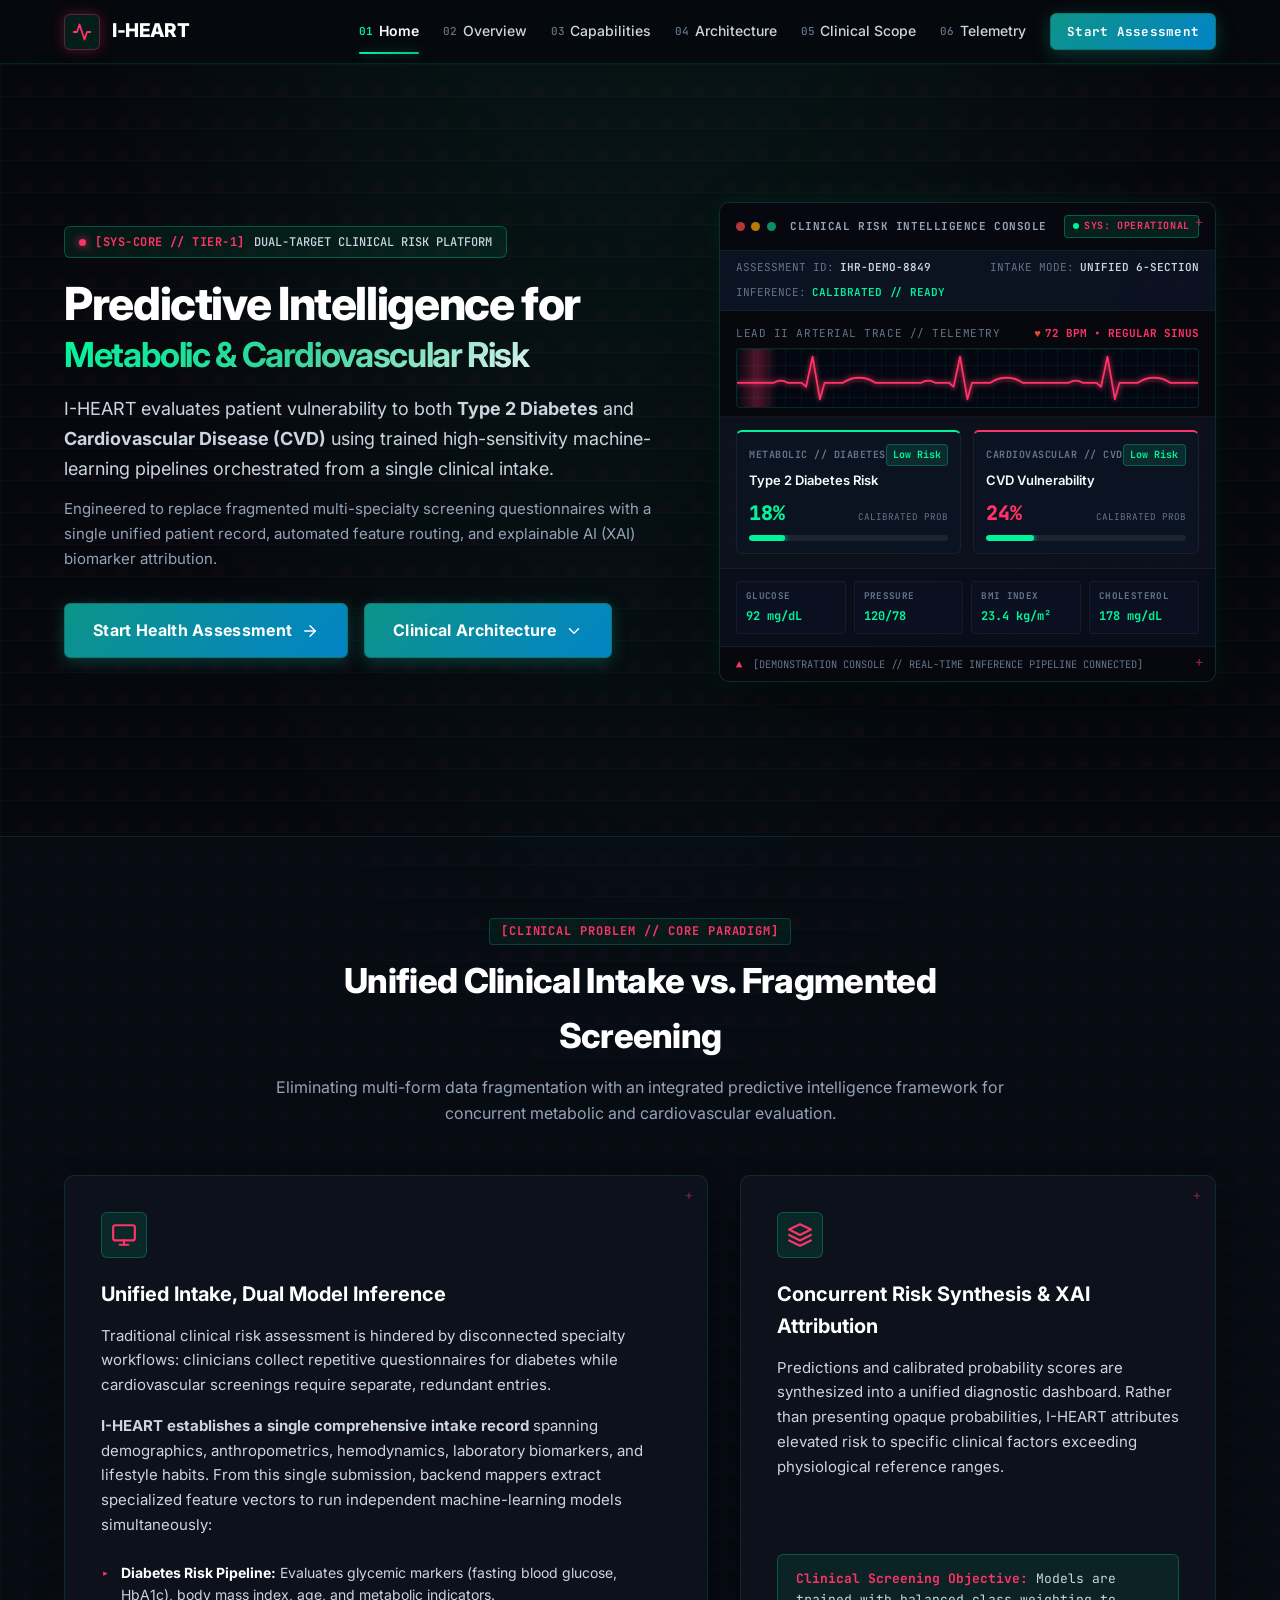
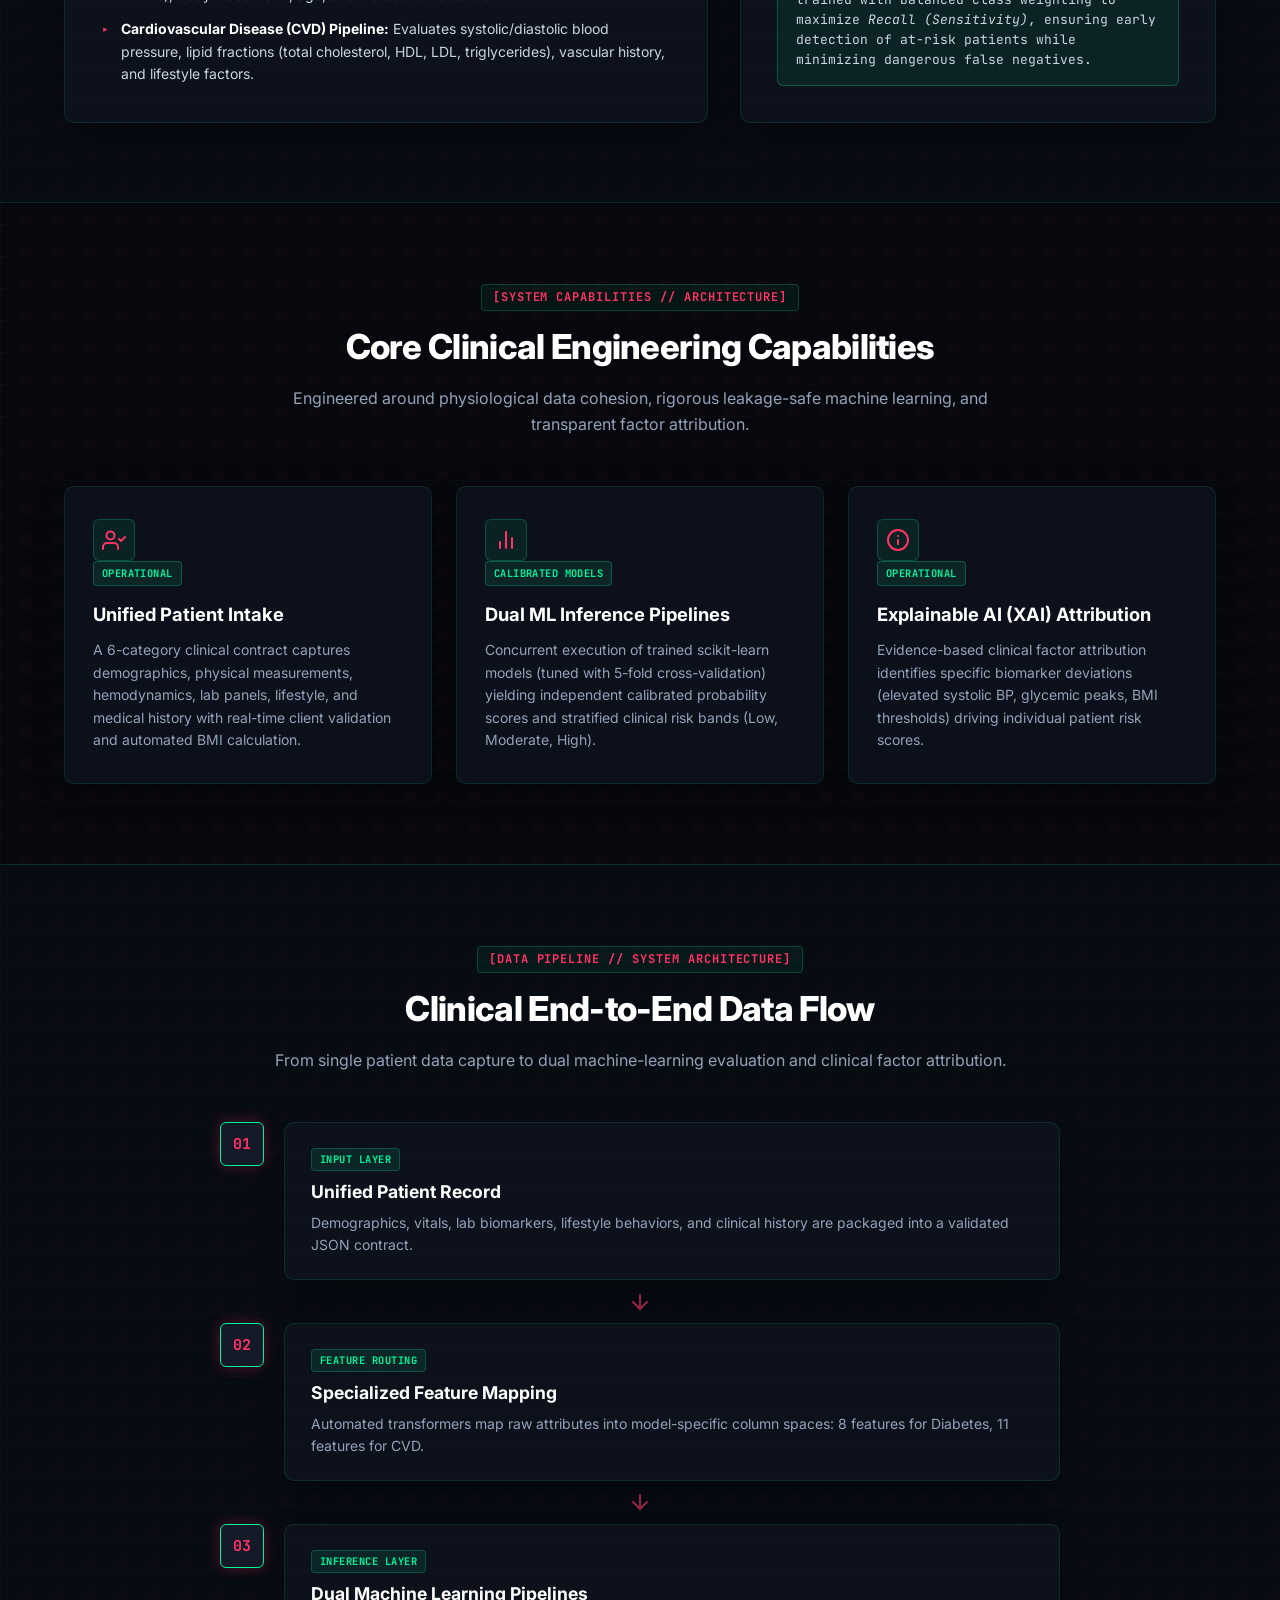
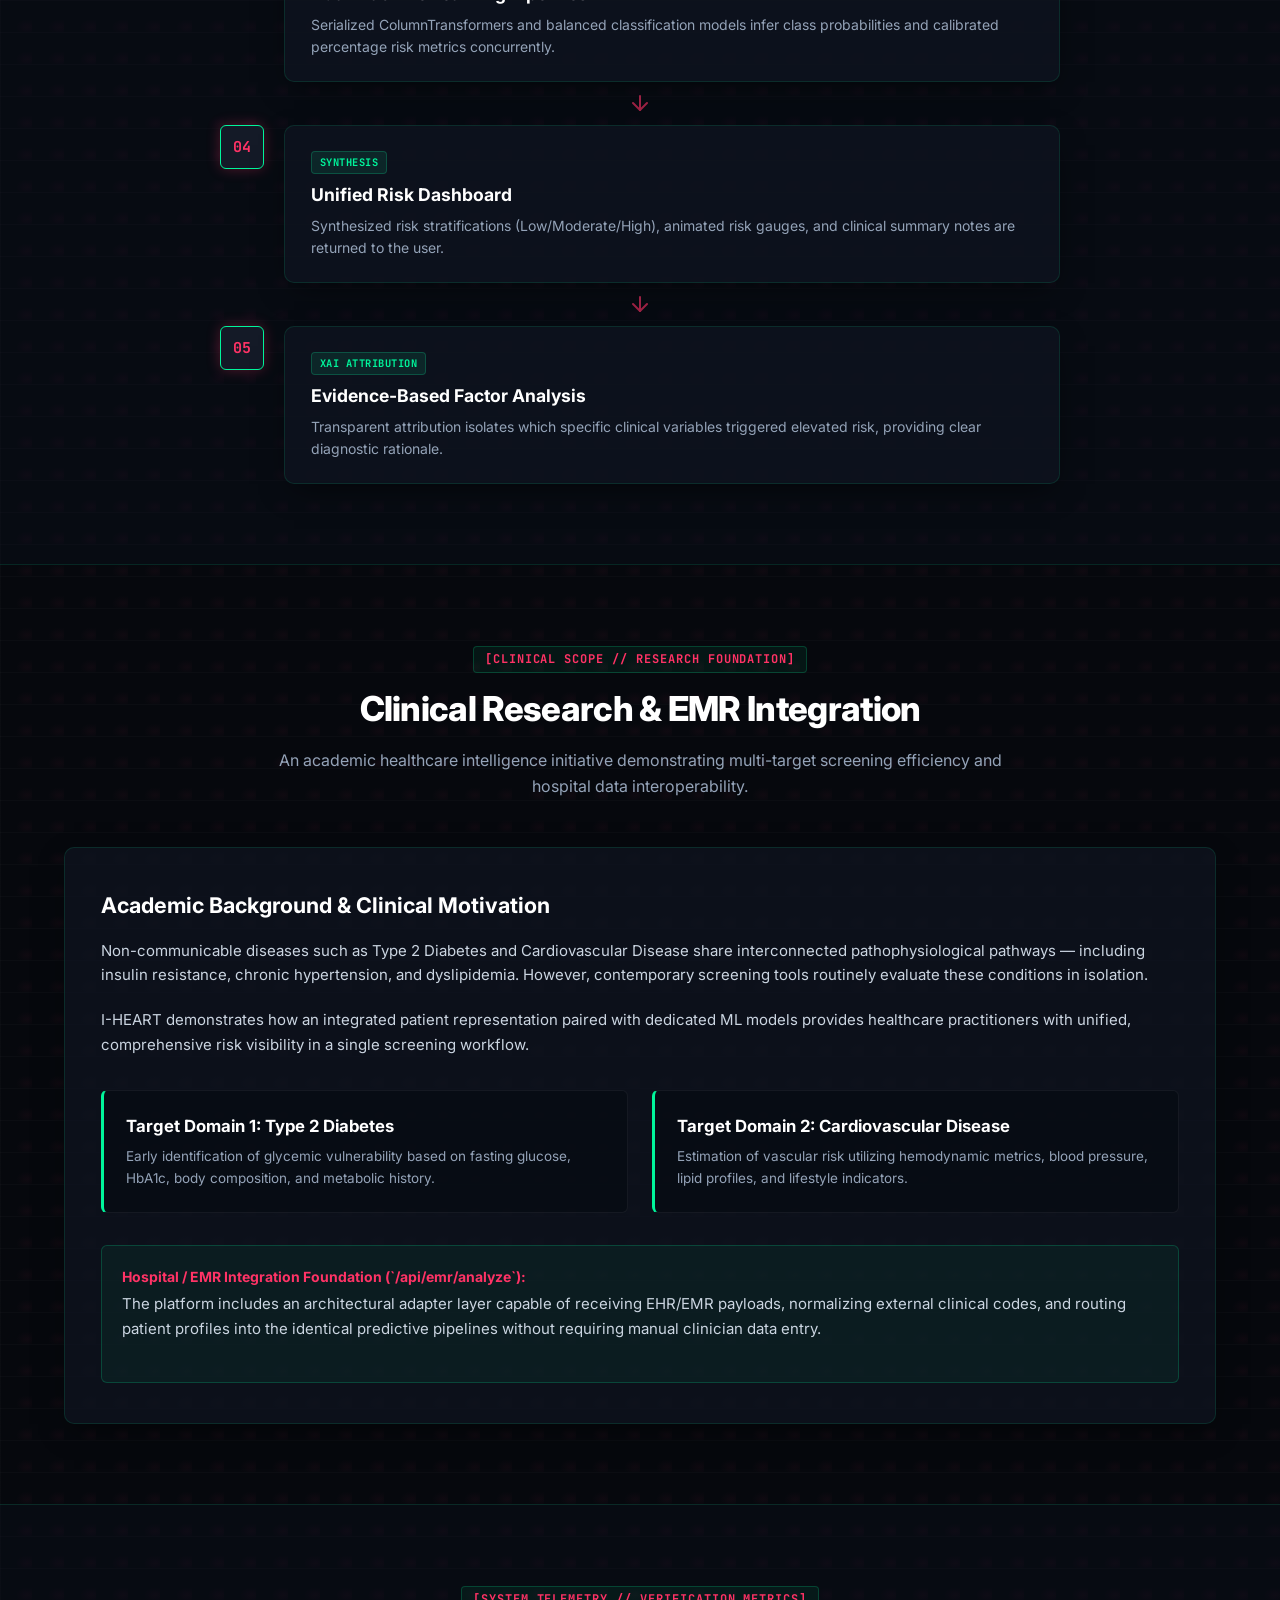
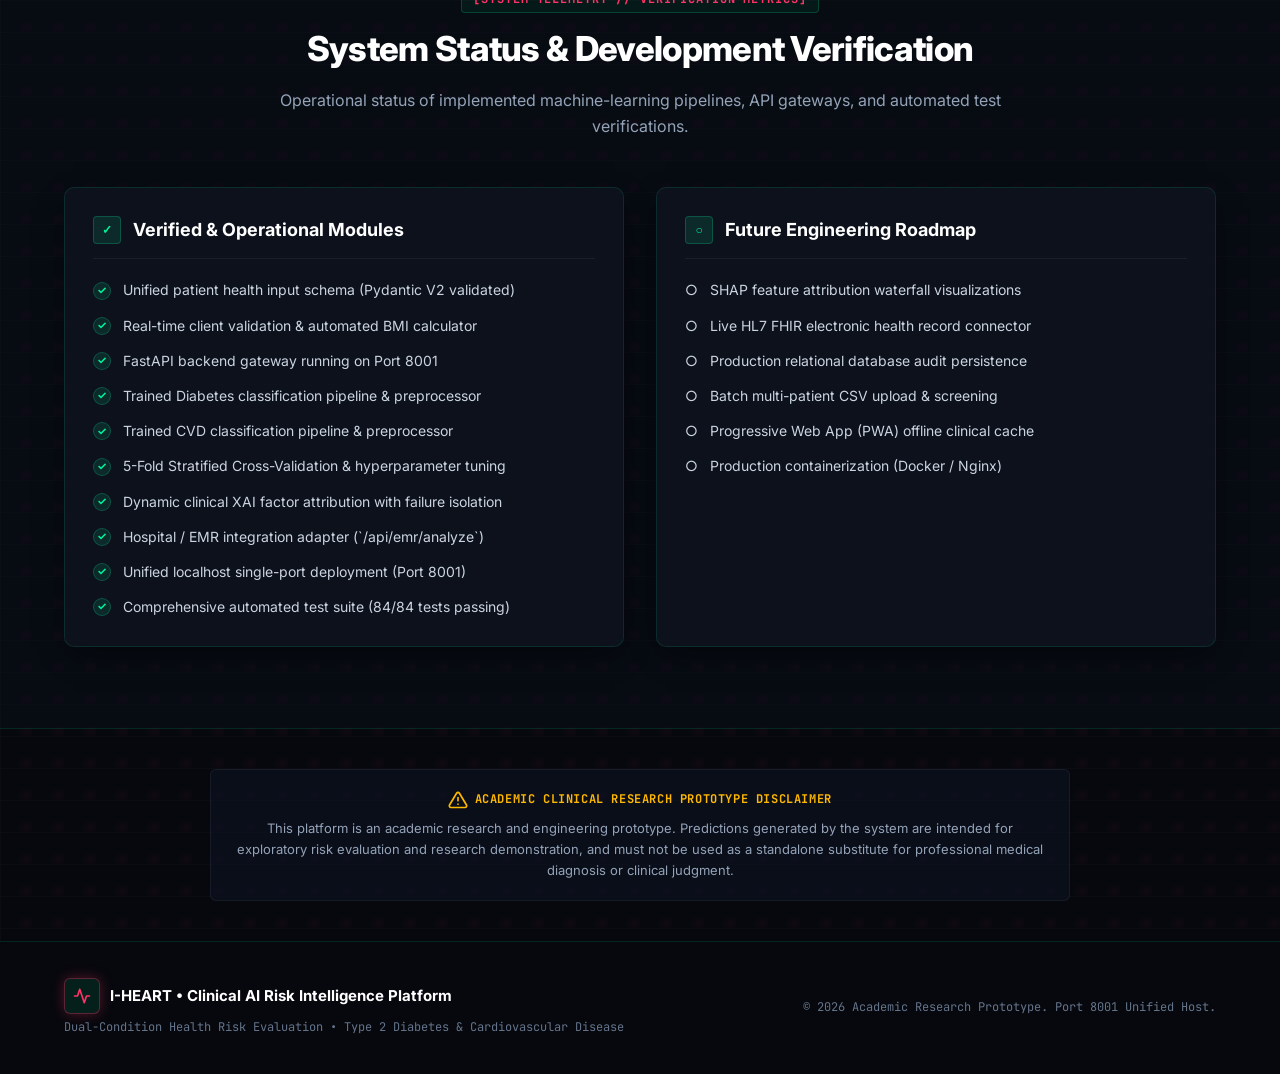
<file: frontend/index.html>
<!DOCTYPE html>
<html lang="en">
<head>
  <meta charset="UTF-8">
  <meta name="viewport" content="width=device-width, initial-scale=1.0">
  <meta name="description" content="I-HEART: Clinical AI Risk Screening Platform for Type 2 Diabetes and Cardiovascular Disease using a unified patient health profile and dual trained machine learning pipelines.">
  <title>I-HEART — Clinical AI Risk Intelligence Platform</title>

  <!-- Instant Theme Loader (Zero Flash of Wrong Theme) -->
  <script>
    (function() {
      try {
        var savedTheme = localStorage.getItem('iheart_theme');
        if (savedTheme === 'light') {
          document.documentElement.setAttribute('data-theme', 'light');
        } else {
          document.documentElement.setAttribute('data-theme', 'dark');
        }
      } catch (e) {
        document.documentElement.setAttribute('data-theme', 'dark');
      }
    })();
  </script>

  <link rel="stylesheet" href="css/style.css?v=4">
  <link rel="preconnect" href="https://fonts.googleapis.com">
  <link rel="preconnect" href="https://fonts.gstatic.com" crossorigin>
  <link href="https://fonts.googleapis.com/css2?family=Inter:wght@400;500;600;700;800&family=JetBrains+Mono:wght@400;500;600;700&display=swap" rel="stylesheet">
</head>
<body>

  <!-- Navigation Bar -->
  <header class="header" id="main-header">
    <div class="nav-container">
      <a href="javascript:void(0)" class="nav-brand" id="brand-link" role="button" tabindex="0" aria-label="Switch to light mode" title="Switch to light mode" aria-pressed="false">
        <span class="brand-icon">
          <svg width="20" height="20" viewBox="0 0 24 24" fill="none" stroke="currentColor" stroke-width="2.2" stroke-linecap="round" stroke-linejoin="round" aria-hidden="true">
            <path d="M22 12h-4l-3 9L9 3l-3 9H2"/>
          </svg>
        </span>
        <span class="brand-text">I-HEART</span>
      </a>

      <!-- Desktop Navigation Links -->
      <nav class="nav-menu" id="nav-menu" aria-label="Main Navigation">
        <ul class="nav-list" id="nav-list">
          <li class="nav-item"><a href="#home" class="nav-link active" id="nav-home"><span class="nav-idx">01</span>Home</a></li>
          <li class="nav-item"><a href="#overview" class="nav-link" id="nav-overview"><span class="nav-idx">02</span>Overview</a></li>
          <li class="nav-item"><a href="#features" class="nav-link" id="nav-features"><span class="nav-idx">03</span>Capabilities</a></li>
          <li class="nav-item"><a href="#how-it-works" class="nav-link" id="nav-how-it-works"><span class="nav-idx">04</span>Architecture</a></li>
          <li class="nav-item"><a href="#about" class="nav-link" id="nav-about"><span class="nav-idx">05</span>Clinical Scope</a></li>
          <li class="nav-item"><a href="#development-status" class="nav-link" id="nav-status"><span class="nav-idx">06</span>Telemetry</a></li>
          <li class="nav-item"><a href="assessment.html" class="nav-link nav-btn-status" id="nav-start-btn">Start Assessment</a></li>
          <li class="nav-indicator-slider" id="nav-indicator-slider" aria-hidden="true"></li>
        </ul>
      </nav>

      <!-- Mobile Hamburger Button -->
      <button class="hamburger-btn" id="hamburger-btn" aria-label="Toggle navigation menu" aria-expanded="false" aria-controls="mobile-nav">
        <span class="hamburger-line"></span>
        <span class="hamburger-line"></span>
        <span class="hamburger-line"></span>
      </button>
    </div>

    <!-- Mobile Navigation Drawer -->
    <div class="mobile-nav" id="mobile-nav" aria-hidden="true">
      <ul class="mobile-nav-list">
        <li><a href="#home" class="mobile-nav-link" id="mob-nav-home">01 // Home</a></li>
        <li><a href="#overview" class="mobile-nav-link" id="mob-nav-overview">02 // Overview</a></li>
        <li><a href="#features" class="mobile-nav-link" id="mob-nav-features">03 // Capabilities</a></li>
        <li><a href="#how-it-works" class="mobile-nav-link" id="mob-nav-how-it-works">04 // Architecture</a></li>
        <li><a href="#about" class="mobile-nav-link" id="mob-nav-about">05 // Clinical Scope</a></li>
        <li><a href="#development-status" class="mobile-nav-link" id="mob-nav-status">06 // Telemetry</a></li>
        <li><a href="assessment.html" class="mobile-nav-link" id="mob-nav-assessment" style="color: var(--accent-emerald); font-weight: 700;">Start Health Assessment →</a></li>
      </ul>
    </div>
  </header>

  <main>
    <!-- 1. Hero Section: Two-Sided Clinical Composition -->
    <section class="hero-section" id="home">
      <div class="content-container">
        <div class="hero-layout-grid">
          
          <!-- LEFT: Clinical Identity & Value Proposition -->
          <div class="hero-left-col reveal-on-scroll">
            <div class="clinical-system-tag">
              <span class="pulse-pip"></span>
              <span class="tag-code">[SYS-CORE // TIER-1]</span>
              <span class="tag-title">DUAL-TARGET CLINICAL RISK PLATFORM</span>
            </div>
            
            <h1 class="hero-title">
              Predictive Intelligence for
              <span class="hero-title-accent">Metabolic &amp; Cardiovascular Risk</span>
            </h1>
            
            <p class="hero-description">
              I-HEART evaluates patient vulnerability to both <strong>Type 2 Diabetes</strong> and <strong>Cardiovascular Disease (CVD)</strong> using trained high-sensitivity machine-learning pipelines orchestrated from a single clinical intake.
            </p>

            <p class="hero-subtext">
              Engineered to replace fragmented multi-specialty screening questionnaires with a single unified patient record, automated feature routing, and explainable AI (XAI) biomarker attribution.
            </p>

            <div class="hero-actions">
              <a href="assessment.html" class="btn btn-primary btn-large" id="btn-start-assessment">
                <span>Start Health Assessment</span>
                <svg width="18" height="18" viewBox="0 0 24 24" fill="none" stroke="currentColor" stroke-width="2" stroke-linecap="round" stroke-linejoin="round" aria-hidden="true">
                  <line x1="5" y1="12" x2="19" y2="12"></line>
                  <polyline points="12 5 19 12 12 19"></polyline>
                </svg>
              </a>
              <a href="#how-it-works" class="btn btn-secondary btn-large" id="btn-how-it-works-hero">
                <span>Clinical Architecture</span>
                <svg width="18" height="18" viewBox="0 0 24 24" fill="none" stroke="currentColor" stroke-width="2" stroke-linecap="round" stroke-linejoin="round" aria-hidden="true">
                  <polyline points="6 9 12 15 18 9"></polyline>
                </svg>
              </a>
            </div>
          </div>

          <!-- RIGHT: Realistic Clinical Risk Intelligence Console Preview -->
          <div class="hero-right-col reveal-on-scroll reveal-delay-2">
            <div class="clinical-console-preview" aria-label="Clinical Risk Intelligence Console Preview">
              
              <!-- Console Top Bar -->
              <div class="console-header-bar">
                <div class="console-header-left">
                  <span class="console-dot red"></span>
                  <span class="console-dot amber"></span>
                  <span class="console-dot green"></span>
                  <span class="console-title-tag">CLINICAL RISK INTELLIGENCE CONSOLE</span>
                </div>
                <div class="console-badge-live">SYS: OPERATIONAL</div>
              </div>

              <!-- Console Sub Bar / Telemetry -->
              <div class="console-sub-bar">
                <div class="telemetry-item">
                  <span class="tel-label">ASSESSMENT ID:</span>
                  <span class="tel-val">IHR-DEMO-8849</span>
                </div>
                <div class="telemetry-item">
                  <span class="tel-label">INTAKE MODE:</span>
                  <span class="tel-val">UNIFIED 6-SECTION</span>
                </div>
                <div class="telemetry-item">
                  <span class="tel-label">INFERENCE:</span>
                  <span class="tel-val status-ok">CALIBRATED // READY</span>
                </div>
              </div>

              <!-- Arterial / ECG Waveform Monitor -->
              <div class="console-waveform-panel">
                <div class="waveform-header">
                  <span class="wf-lead">LEAD II ARTERIAL TRACE // TELEMETRY</span>
                  <span class="wf-rate"><span class="wf-heart-pulse">♥</span> 72 BPM • REGULAR SINUS</span>
                </div>
                <div class="waveform-screen">
                  <div class="waveform-grid-lines"></div>
                  <svg class="ecg-svg" viewBox="0 0 500 60" preserveAspectRatio="none" aria-hidden="true">
                    <!-- Glow trace -->
                    <path class="ecg-path-glow" d="
                      M 0 35 
                      L 40 35 
                      C 45 32, 50 32, 55 35 
                      L 70 35 
                      L 75 39 
                      L 82 8 
                      L 90 52 
                      L 95 35 
                      L 115 35 
                      C 125 28, 140 28, 150 35 
                      L 200 35
                      C 205 32, 210 32, 215 35 
                      L 230 35 
                      L 235 39 
                      L 242 8 
                      L 250 52 
                      L 255 35 
                      L 275 35 
                      C 285 28, 300 28, 310 35 
                      L 360 35
                      C 365 32, 370 32, 375 35 
                      L 390 35 
                      L 395 39 
                      L 402 8 
                      L 410 52 
                      L 415 35 
                      L 435 35 
                      C 445 28, 460 28, 470 35 
                      L 500 35
                    "/>
                    <!-- Core sharp trace -->
                    <path class="ecg-path-lead" d="
                      M 0 35 
                      L 40 35 
                      C 45 32, 50 32, 55 35 
                      L 70 35 
                      L 75 39 
                      L 82 8 
                      L 90 52 
                      L 95 35 
                      L 115 35 
                      C 125 28, 140 28, 150 35 
                      L 200 35
                      C 205 32, 210 32, 215 35 
                      L 230 35 
                      L 235 39 
                      L 242 8 
                      L 250 52 
                      L 255 35 
                      L 275 35 
                      C 285 28, 300 28, 310 35 
                      L 360 35
                      C 365 32, 370 32, 375 35 
                      L 390 35 
                      L 395 39 
                      L 402 8 
                      L 410 52 
                      L 415 35 
                      L 435 35 
                      C 445 28, 460 28, 470 35 
                      L 500 35
                    "/>
                  </svg>
                  <div class="waveform-scanline" aria-hidden="true"></div>
                </div>
              </div>

              <!-- Dual Risk Gauges -->
              <div class="console-dual-meters">
                
                <!-- Diabetes Meter -->
                <div class="console-meter-card diab-domain">
                  <div class="meter-top">
                    <span class="meter-domain">METABOLIC // DIABETES</span>
                    <span class="meter-badge badge-low">Low Risk</span>
                  </div>
                  <div class="meter-title">Type 2 Diabetes Risk</div>
                  <div class="meter-val-row">
                    <span class="meter-pct">18%</span>
                    <span class="meter-scale">CALIBRATED PROB</span>
                  </div>
                  <div class="meter-bar-track">
                    <div class="meter-bar-fill fill-low" style="width: 18%;"></div>
                  </div>
                </div>

                <!-- CVD Meter -->
                <div class="console-meter-card cvd-domain">
                  <div class="meter-top">
                    <span class="meter-domain">CARDIOVASCULAR // CVD</span>
                    <span class="meter-badge badge-low">Low Risk</span>
                  </div>
                  <div class="meter-title">CVD Vulnerability</div>
                  <div class="meter-val-row">
                    <span class="meter-pct">24%</span>
                    <span class="meter-scale">CALIBRATED PROB</span>
                  </div>
                  <div class="meter-bar-track">
                    <div class="meter-bar-fill fill-low" style="width: 24%;"></div>
                  </div>
                </div>

              </div>

              <!-- Biomarker Chips Row -->
              <div class="console-biomarkers-row">
                <div class="bio-chip">
                  <span class="bio-name">GLUCOSE</span>
                  <span class="bio-val low">92 mg/dL</span>
                </div>
                <div class="bio-chip">
                  <span class="bio-name">PRESSURE</span>
                  <span class="bio-val low">120/78</span>
                </div>
                <div class="bio-chip">
                  <span class="bio-name">BMI INDEX</span>
                  <span class="bio-val low">23.4 kg/m²</span>
                </div>
                <div class="bio-chip">
                  <span class="bio-name">CHOLESTEROL</span>
                  <span class="bio-val low">178 mg/dL</span>
                </div>
              </div>

              <!-- Console Bottom Strip -->
              <div class="console-footer-note">
                <span class="console-caption">
                  <span class="caution-icon">▲</span> [DEMONSTRATION CONSOLE // REAL-TIME INFERENCE PIPELINE CONNECTED]
                </span>
              </div>

            </div>
          </div>

        </div>
      </div>
    </section>

    <!-- 2. Project Overview Section -->
    <section class="section section-overview" id="overview">
      <div class="content-container">
        <div class="section-header reveal-on-scroll">
          <span class="section-tag">[CLINICAL PROBLEM // CORE PARADIGM]</span>
          <h2 class="section-title">Unified Clinical Intake vs. Fragmented Screening</h2>
          <p class="section-subtitle">
            Eliminating multi-form data fragmentation with an integrated predictive intelligence framework for concurrent metabolic and cardiovascular evaluation.
          </p>
        </div>

        <div class="overview-grid reveal-stagger">
          <div class="overview-card main-concept reveal-on-scroll">
            <div class="overview-icon">
              <svg width="26" height="26" viewBox="0 0 24 24" fill="none" stroke="currentColor" stroke-width="2" stroke-linecap="round" stroke-linejoin="round">
                <rect x="2" y="3" width="20" height="14" rx="2" ry="2"></rect>
                <line x1="8" y1="21" x2="16" y2="21"></line>
                <line x1="12" y1="17" x2="12" y2="21"></line>
              </svg>
            </div>
            <h3>Unified Intake, Dual Model Inference</h3>
            <p>
              Traditional clinical risk assessment is hindered by disconnected specialty workflows: clinicians collect repetitive questionnaires for diabetes while cardiovascular screenings require separate, redundant entries.
            </p>
            <p>
              <strong>I-HEART establishes a single comprehensive intake record</strong> spanning demographics, anthropometrics, hemodynamics, laboratory biomarkers, and lifestyle habits. From this single submission, backend mappers extract specialized feature vectors to run independent machine-learning models simultaneously:
            </p>
            <ul class="concept-list">
              <li>
                <strong>Diabetes Risk Pipeline:</strong> Evaluates glycemic markers (fasting blood glucose, HbA1c), body mass index, age, and metabolic indicators.
              </li>
              <li>
                <strong>Cardiovascular Disease (CVD) Pipeline:</strong> Evaluates systolic/diastolic blood pressure, lipid fractions (total cholesterol, HDL, LDL, triglycerides), vascular history, and lifestyle factors.
              </li>
            </ul>
          </div>

          <div class="overview-card highlight-concept reveal-on-scroll">
            <div class="overview-icon">
              <svg width="26" height="26" viewBox="0 0 24 24" fill="none" stroke="currentColor" stroke-width="2" stroke-linecap="round" stroke-linejoin="round">
                <polygon points="12 2 2 7 12 12 22 7 12 2"></polygon>
                <polyline points="2 17 12 22 22 17"></polyline>
                <polyline points="2 12 12 17 22 12"></polyline>
              </svg>
            </div>
            <h3>Concurrent Risk Synthesis &amp; XAI Attribution</h3>
            <p>
              Predictions and calibrated probability scores are synthesized into a unified diagnostic dashboard. Rather than presenting opaque probabilities, I-HEART attributes elevated risk to specific clinical factors exceeding physiological reference ranges.
            </p>
            <div class="info-note">
              <strong>Clinical Screening Objective:</strong> Models are trained with balanced class weighting to maximize <em>Recall (Sensitivity)</em>, ensuring early detection of at-risk patients while minimizing dangerous false negatives.
            </div>
          </div>
        </div>
      </div>
    </section>

    <!-- 3. Key Capabilities Section -->
    <section class="section section-features" id="features">
      <div class="content-container">
        <div class="section-header reveal-on-scroll">
          <span class="section-tag">[SYSTEM CAPABILITIES // ARCHITECTURE]</span>
          <h2 class="section-title">Core Clinical Engineering Capabilities</h2>
          <p class="section-subtitle">
            Engineered around physiological data cohesion, rigorous leakage-safe machine learning, and transparent factor attribution.
          </p>
        </div>

        <div class="features-grid reveal-stagger">
          <!-- Card 1 -->
          <div class="feature-card reveal-on-scroll">
            <div class="feature-icon-box">
              <svg width="24" height="24" viewBox="0 0 24 24" fill="none" stroke="currentColor" stroke-width="2" stroke-linecap="round" stroke-linejoin="round">
                <path d="M16 21v-2a4 4 0 0 0-4-4H5a4 4 0 0 0-4 4v2"></path>
                <circle cx="8.5" cy="7.5" r="4"></circle>
                <polyline points="17 11 19 13 23 9"></polyline>
              </svg>
            </div>
            <div class="feature-badge current">Operational</div>
            <h3 class="feature-title">Unified Patient Intake</h3>
            <p class="feature-desc">
              A 6-category clinical contract captures demographics, physical measurements, hemodynamics, lab panels, lifestyle, and medical history with real-time client validation and automated BMI calculation.
            </p>
          </div>

          <!-- Card 2 -->
          <div class="feature-card reveal-on-scroll">
            <div class="feature-icon-box">
              <svg width="24" height="24" viewBox="0 0 24 24" fill="none" stroke="currentColor" stroke-width="2" stroke-linecap="round" stroke-linejoin="round">
                <path d="M18 20V10"></path>
                <path d="M12 20V4"></path>
                <path d="M6 20v-6"></path>
              </svg>
            </div>
            <div class="feature-badge current">Calibrated Models</div>
            <h3 class="feature-title">Dual ML Inference Pipelines</h3>
            <p class="feature-desc">
              Concurrent execution of trained scikit-learn models (tuned with 5-fold cross-validation) yielding independent calibrated probability scores and stratified clinical risk bands (Low, Moderate, High).
            </p>
          </div>

          <!-- Card 3 -->
          <div class="feature-card reveal-on-scroll">
            <div class="feature-icon-box">
              <svg width="24" height="24" viewBox="0 0 24 24" fill="none" stroke="currentColor" stroke-width="2" stroke-linecap="round" stroke-linejoin="round">
                <circle cx="12" cy="12" r="10"></circle>
                <line x1="12" y1="16" x2="12" y2="12"></line>
                <line x1="12" y1="8" x2="12.01" y2="8"></line>
              </svg>
            </div>
            <div class="feature-badge current">Operational</div>
            <h3 class="feature-title">Explainable AI (XAI) Attribution</h3>
            <p class="feature-desc">
              Evidence-based clinical factor attribution identifies specific biomarker deviations (elevated systolic BP, glycemic peaks, BMI thresholds) driving individual patient risk scores.
            </p>
          </div>
        </div>
      </div>
    </section>

    <!-- 4. How It Works Section: Clinical Architecture Pipeline -->
    <section class="section section-workflow" id="how-it-works">
      <div class="content-container">
        <div class="section-header reveal-on-scroll">
          <span class="section-tag">[DATA PIPELINE // SYSTEM ARCHITECTURE]</span>
          <h2 class="section-title">Clinical End-to-End Data Flow</h2>
          <p class="section-subtitle">
            From single patient data capture to dual machine-learning evaluation and clinical factor attribution.
          </p>
        </div>

        <div class="workflow-container">
          <!-- Step 01 -->
          <div class="workflow-step reveal-on-scroll">
            <div class="step-badge">01</div>
            <div class="step-card">
              <div class="step-status-tag current-tag">Input Layer</div>
              <h3 class="step-title">Unified Patient Record</h3>
              <p class="step-desc">
                Demographics, vitals, lab biomarkers, lifestyle behaviors, and clinical history are packaged into a validated JSON contract.
              </p>
            </div>
          </div>

          <div class="workflow-arrow" aria-hidden="true">
            <svg width="24" height="24" viewBox="0 0 24 24" fill="none" stroke="currentColor" stroke-width="2" stroke-linecap="round" stroke-linejoin="round">
              <line x1="12" y1="5" x2="12" y2="19"></line>
              <polyline points="19 12 12 19 5 12"></polyline>
            </svg>
          </div>

          <!-- Step 02 -->
          <div class="workflow-step reveal-on-scroll">
            <div class="step-badge">02</div>
            <div class="step-card">
              <div class="step-status-tag current-tag">Feature Routing</div>
              <h3 class="step-title">Specialized Feature Mapping</h3>
              <p class="step-desc">
                Automated transformers map raw attributes into model-specific column spaces: 8 features for Diabetes, 11 features for CVD.
              </p>
            </div>
          </div>

          <div class="workflow-arrow" aria-hidden="true">
            <svg width="24" height="24" viewBox="0 0 24 24" fill="none" stroke="currentColor" stroke-width="2" stroke-linecap="round" stroke-linejoin="round">
              <line x1="12" y1="5" x2="12" y2="19"></line>
              <polyline points="19 12 12 19 5 12"></polyline>
            </svg>
          </div>

          <!-- Step 03 -->
          <div class="workflow-step reveal-on-scroll">
            <div class="step-badge">03</div>
            <div class="step-card dual-model-card">
              <div class="step-status-tag current-tag">Inference Layer</div>
              <h3 class="step-title">Dual Machine Learning Pipelines</h3>
              <p class="step-desc">
                Serialized ColumnTransformers and balanced classification models infer class probabilities and calibrated percentage risk metrics concurrently.
              </p>
            </div>
          </div>

          <div class="workflow-arrow" aria-hidden="true">
            <svg width="24" height="24" viewBox="0 0 24 24" fill="none" stroke="currentColor" stroke-width="2" stroke-linecap="round" stroke-linejoin="round">
              <line x1="12" y1="5" x2="12" y2="19"></line>
              <polyline points="19 12 12 19 5 12"></polyline>
            </svg>
          </div>

          <!-- Step 04 -->
          <div class="workflow-step reveal-on-scroll">
            <div class="step-badge">04</div>
            <div class="step-card">
              <div class="step-status-tag current-tag">Synthesis</div>
              <h3 class="step-title">Unified Risk Dashboard</h3>
              <p class="step-desc">
                Synthesized risk stratifications (Low/Moderate/High), animated risk gauges, and clinical summary notes are returned to the user.
              </p>
            </div>
          </div>

          <div class="workflow-arrow" aria-hidden="true">
            <svg width="24" height="24" viewBox="0 0 24 24" fill="none" stroke="currentColor" stroke-width="2" stroke-linecap="round" stroke-linejoin="round">
              <line x1="12" y1="5" x2="12" y2="19"></line>
              <polyline points="19 12 12 19 5 12"></polyline>
            </svg>
          </div>

          <!-- Step 05 -->
          <div class="workflow-step reveal-on-scroll">
            <div class="step-badge">05</div>
            <div class="step-card">
              <div class="step-status-tag current-tag">XAI Attribution</div>
              <h3 class="step-title">Evidence-Based Factor Analysis</h3>
              <p class="step-desc">
                Transparent attribution isolates which specific clinical variables triggered elevated risk, providing clear diagnostic rationale.
              </p>
            </div>
          </div>
        </div>
      </div>
    </section>

    <!-- 5. Clinical Scope & Hospital/EMR Integration Section -->
    <section class="section section-about" id="about">
      <div class="content-container">
        <div class="section-header reveal-on-scroll">
          <span class="section-tag">[CLINICAL SCOPE // RESEARCH FOUNDATION]</span>
          <h2 class="section-title">Clinical Research &amp; EMR Integration</h2>
          <p class="section-subtitle">
            An academic healthcare intelligence initiative demonstrating multi-target screening efficiency and hospital data interoperability.
          </p>
        </div>

        <div class="about-card reveal-on-scroll">
          <div class="about-text-block">
            <h3>Academic Background &amp; Clinical Motivation</h3>
            <p>
              Non-communicable diseases such as Type 2 Diabetes and Cardiovascular Disease share interconnected pathophysiological pathways — including insulin resistance, chronic hypertension, and dyslipidemia. However, contemporary screening tools routinely evaluate these conditions in isolation.
            </p>
            <p>
              I-HEART demonstrates how an integrated patient representation paired with dedicated ML models provides healthcare practitioners with unified, comprehensive risk visibility in a single screening workflow.
            </p>
            
            <div class="about-disease-targets">
              <div class="target-box">
                <div class="target-title">Target Domain 1: Type 2 Diabetes</div>
                <div class="target-desc">Early identification of glycemic vulnerability based on fasting glucose, HbA1c, body composition, and metabolic history.</div>
              </div>
              <div class="target-box">
                <div class="target-title">Target Domain 2: Cardiovascular Disease</div>
                <div class="target-desc">Estimation of vascular risk utilizing hemodynamic metrics, blood pressure, lipid profiles, and lifestyle indicators.</div>
              </div>
            </div>

            <div class="ehr-future-box">
              <strong>Hospital / EMR Integration Foundation (`/api/emr/analyze`):</strong>
              <p>
                The platform includes an architectural adapter layer capable of receiving EHR/EMR payloads, normalizing external clinical codes, and routing patient profiles into the identical predictive pipelines without requiring manual clinician data entry.
              </p>
            </div>
          </div>
        </div>
      </div>
    </section>

    <!-- 6. Development Status & Telemetry Section -->
    <section class="section section-status" id="development-status">
      <div class="content-container">
        <div class="section-header reveal-on-scroll">
          <span class="section-tag">[SYSTEM TELEMETRY // VERIFICATION METRICS]</span>
          <h2 class="section-title">System Status &amp; Development Verification</h2>
          <p class="section-subtitle">
            Operational status of implemented machine-learning pipelines, API gateways, and automated test verifications.
          </p>
        </div>

        <div class="status-grid reveal-stagger">
          <!-- Implemented Components -->
          <div class="status-column completed-col reveal-on-scroll">
            <div class="status-col-header">
              <span class="status-col-icon">✓</span>
              <h3>Verified &amp; Operational Modules</h3>
            </div>
            <ul class="status-checklist">
              <li class="status-item done">
                <span class="status-check">✓</span>
                <span class="status-name">Unified patient health input schema (Pydantic V2 validated)</span>
              </li>
              <li class="status-item done">
                <span class="status-check">✓</span>
                <span class="status-name">Real-time client validation &amp; automated BMI calculator</span>
              </li>
              <li class="status-item done">
                <span class="status-check">✓</span>
                <span class="status-name">FastAPI backend gateway running on Port 8001</span>
              </li>
              <li class="status-item done">
                <span class="status-check">✓</span>
                <span class="status-name">Trained Diabetes classification pipeline &amp; preprocessor</span>
              </li>
              <li class="status-item done">
                <span class="status-check">✓</span>
                <span class="status-name">Trained CVD classification pipeline &amp; preprocessor</span>
              </li>
              <li class="status-item done">
                <span class="status-check">✓</span>
                <span class="status-name">5-Fold Stratified Cross-Validation &amp; hyperparameter tuning</span>
              </li>
              <li class="status-item done">
                <span class="status-check">✓</span>
                <span class="status-name">Dynamic clinical XAI factor attribution with failure isolation</span>
              </li>
              <li class="status-item done">
                <span class="status-check">✓</span>
                <span class="status-name">Hospital / EMR integration adapter (`/api/emr/analyze`)</span>
              </li>
              <li class="status-item done">
                <span class="status-check">✓</span>
                <span class="status-name">Unified localhost single-port deployment (Port 8001)</span>
              </li>
              <li class="status-item done">
                <span class="status-check">✓</span>
                <span class="status-name">Comprehensive automated test suite (84/84 tests passing)</span>
              </li>
            </ul>
          </div>

          <!-- Planned Stages -->
          <div class="status-column pending-col reveal-on-scroll">
            <div class="status-col-header">
              <span class="status-col-icon">○</span>
              <h3>Future Engineering Roadmap</h3>
            </div>
            <ul class="status-checklist">
              <li class="status-item pending">
                <span class="status-circle">○</span>
                <span class="status-name">SHAP feature attribution waterfall visualizations</span>
              </li>
              <li class="status-item pending">
                <span class="status-circle">○</span>
                <span class="status-name">Live HL7 FHIR electronic health record connector</span>
              </li>
              <li class="status-item pending">
                <span class="status-circle">○</span>
                <span class="status-name">Production relational database audit persistence</span>
              </li>
              <li class="status-item pending">
                <span class="status-circle">○</span>
                <span class="status-name">Batch multi-patient CSV upload &amp; screening</span>
              </li>
              <li class="status-item pending">
                <span class="status-circle">○</span>
                <span class="status-name">Progressive Web App (PWA) offline clinical cache</span>
              </li>
              <li class="status-item pending">
                <span class="status-circle">○</span>
                <span class="status-name">Production containerization (Docker / Nginx)</span>
              </li>
            </ul>
          </div>
        </div>
      </div>
    </section>

    <!-- 7. Medical Disclaimer -->
    <section class="section-disclaimer">
      <div class="content-container">
        <div class="disclaimer-card reveal-on-scroll">
          <div class="disclaimer-header">
            <svg width="20" height="20" viewBox="0 0 24 24" fill="none" stroke="currentColor" stroke-width="2" stroke-linecap="round" stroke-linejoin="round" aria-hidden="true">
              <path d="M10.29 3.86L1.82 18a2 2 0 0 0 1.71 3h16.94a2 2 0 0 0 1.71-3L13.71 3.86a2 2 0 0 0-3.42 0z"></path>
              <line x1="12" y1="9" x2="12" y2="13"></line>
              <line x1="12" y1="17" x2="12.01" y2="17"></line>
            </svg>
            <span>Academic Clinical Research Prototype Disclaimer</span>
          </div>
          <p class="disclaimer-text">
            This platform is an academic research and engineering prototype. Predictions generated by the system are intended for exploratory risk evaluation and research demonstration, and must not be used as a standalone substitute for professional medical diagnosis or clinical judgment.
          </p>
        </div>
      </div>
    </section>
  </main>

  <!-- 8. Footer -->
  <footer class="footer">
    <div class="content-container footer-content">
      <div class="footer-left">
        <div class="footer-brand">
          <span class="brand-icon small">
            <svg width="18" height="18" viewBox="0 0 24 24" fill="none" stroke="currentColor" stroke-width="2.2" stroke-linecap="round" stroke-linejoin="round">
              <path d="M22 12h-4l-3 9L9 3l-3 9H2"/>
            </svg>
          </span>
          <span class="footer-title">I-HEART • Clinical AI Risk Intelligence Platform</span>
        </div>
        <p class="footer-subtext">Dual-Condition Health Risk Evaluation &bull; Type 2 Diabetes &amp; Cardiovascular Disease</p>
      </div>
      <div class="footer-right">
        <p class="copyright-text">&copy; 2026 Academic Research Prototype. Port 8001 Unified Host.</p>
      </div>
    </div>
  </footer>

  <!-- Floating Back to Top Button -->
  <button type="button" class="back-to-top-btn" id="btn-back-to-top" aria-label="Back to top" title="Back to top">
    <svg width="20" height="20" viewBox="0 0 24 24" fill="none" stroke="currentColor" stroke-width="2.5" stroke-linecap="round" stroke-linejoin="round" aria-hidden="true">
      <line x1="12" y1="19" x2="12" y2="5"></line>
      <polyline points="5 12 12 5 19 12"></polyline>
    </svg>
  </button>

  <script src="js/theme.js"></script>
  <script src="js/interactions.js"></script>
  <script src="js/app.js"></script>
</body>
</html>
</file>
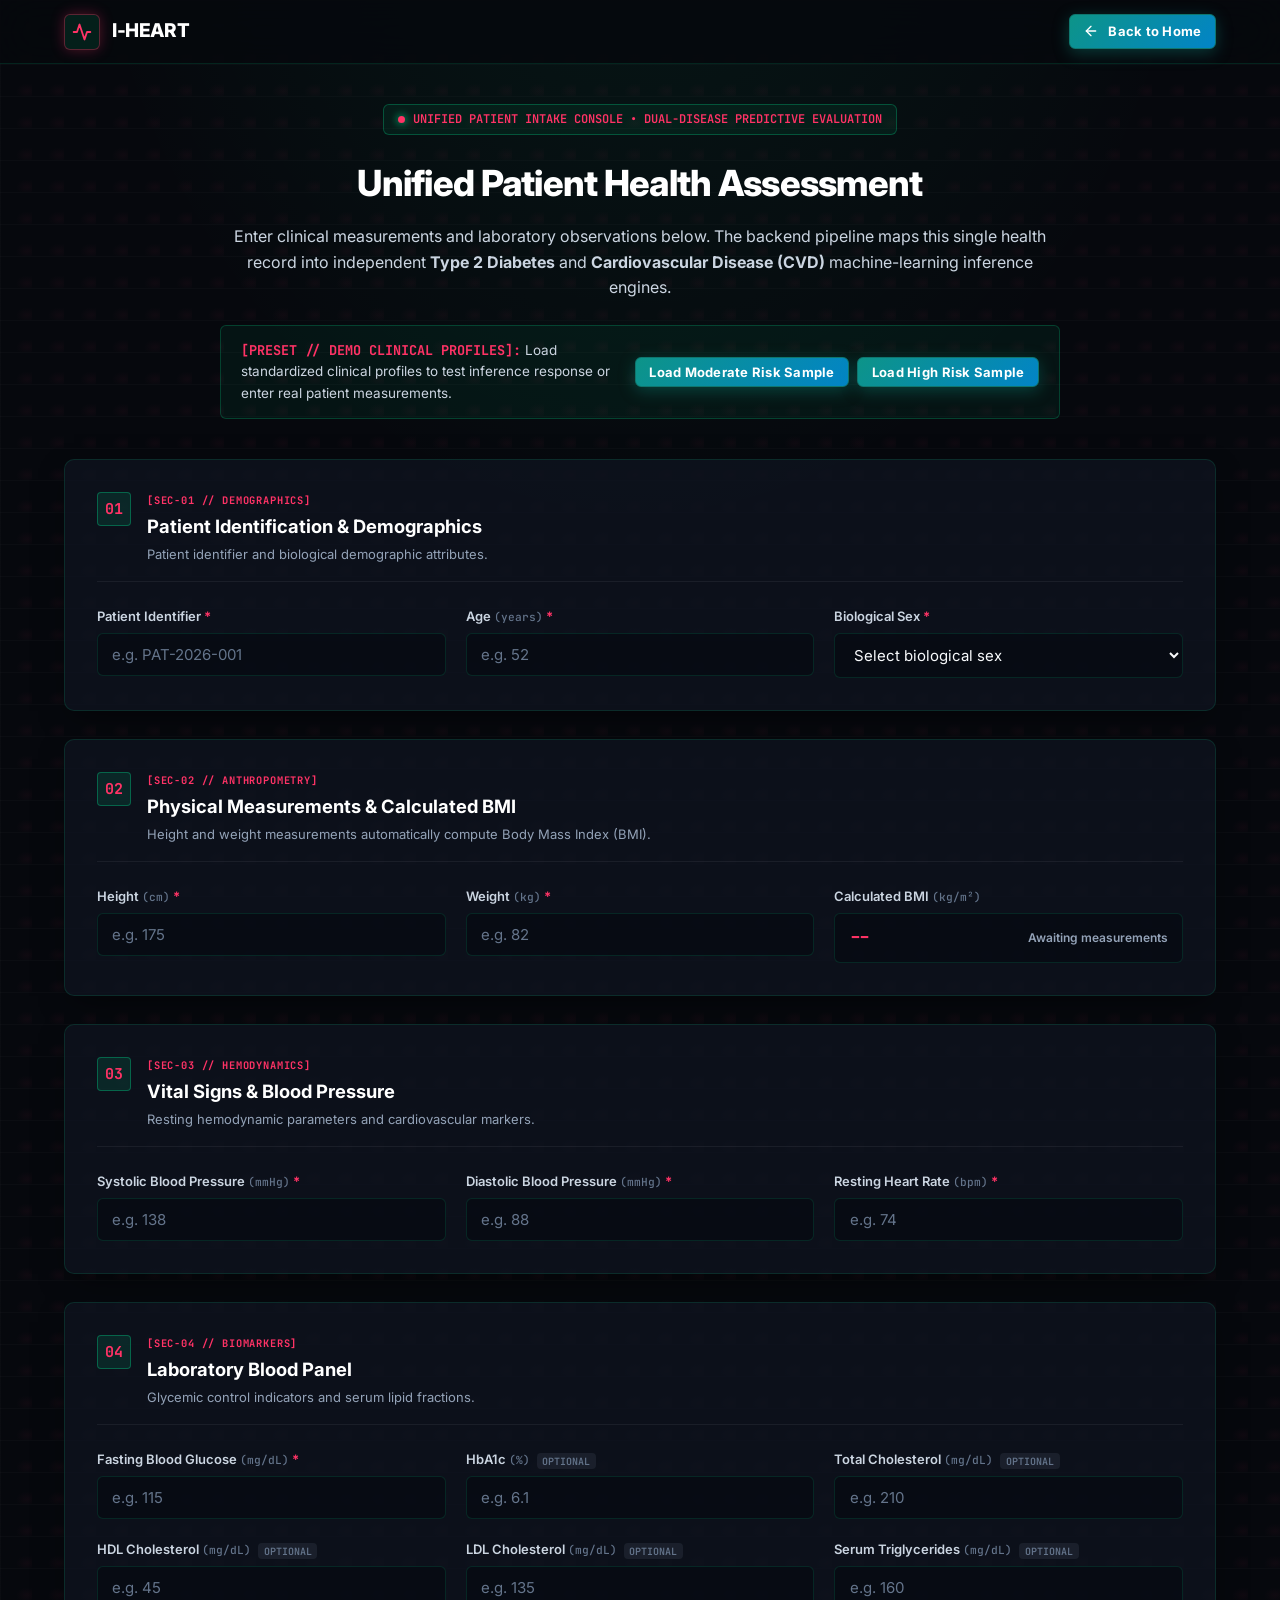
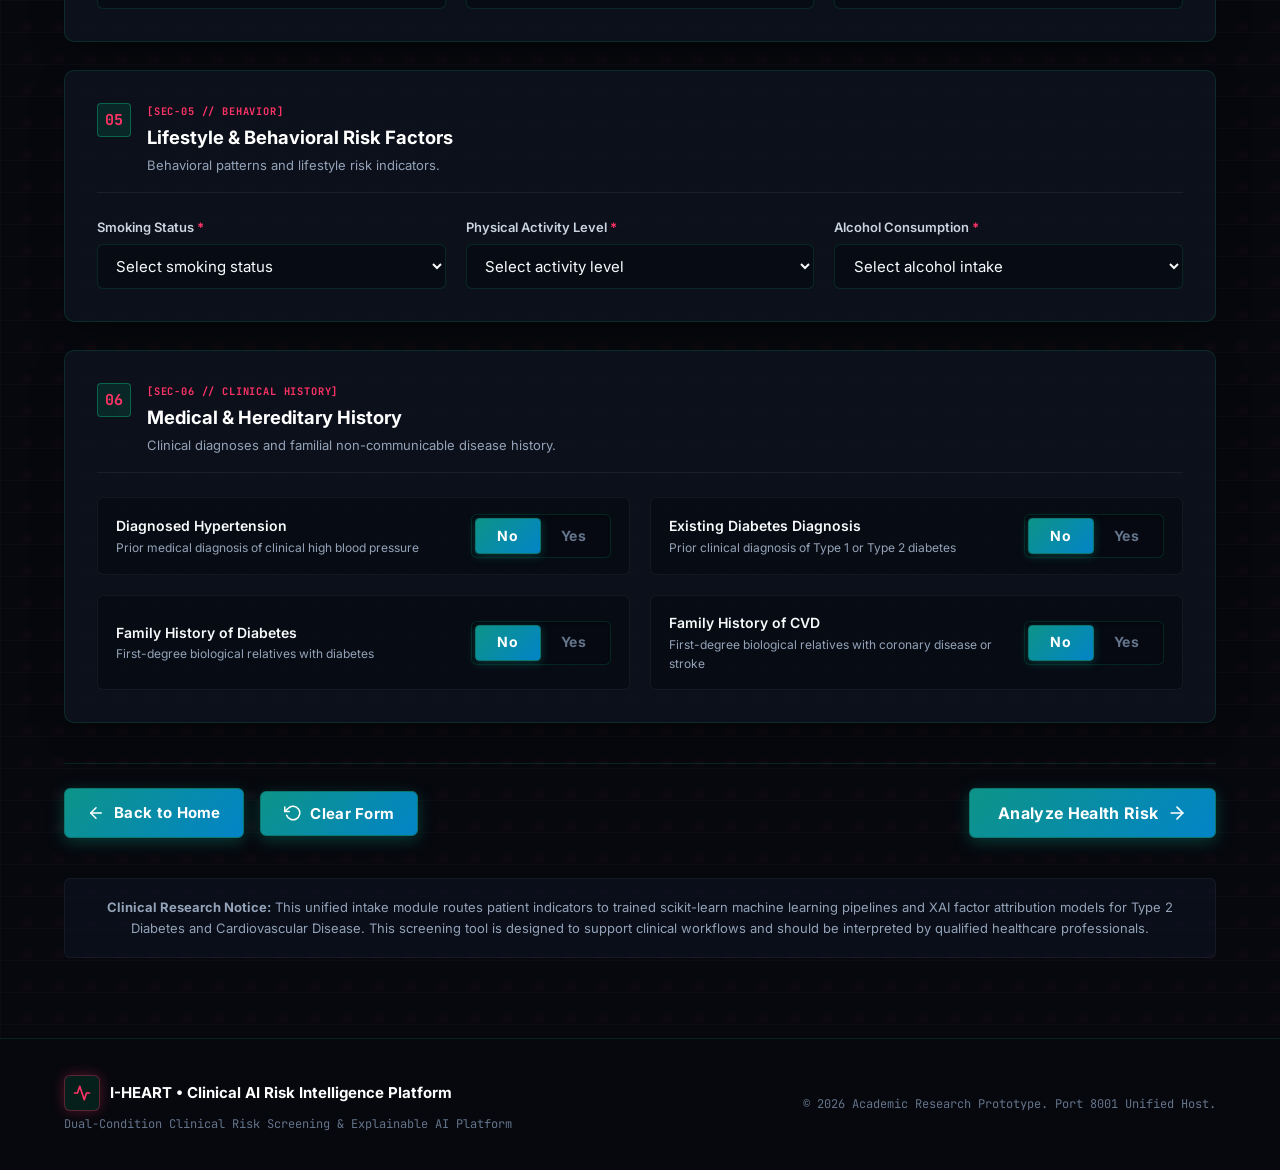
<file: frontend/assessment.html>
<!DOCTYPE html>
<html lang="en">
<head>
  <meta charset="UTF-8">
  <meta name="viewport" content="width=device-width, initial-scale=1.0">
  <meta name="description" content="Unified Patient Health Intake Form - AI-Based Explainable Health Risk Prediction System for Diabetes and Cardiovascular Disease.">
  <title>Unified Patient Health Assessment | I-HEART Clinical AI</title>

  <!-- Instant Theme Loader (Zero Flash of Wrong Theme) -->
  <script>
    (function() {
      try {
        var savedTheme = localStorage.getItem('iheart_theme');
        if (savedTheme === 'light') {
          document.documentElement.setAttribute('data-theme', 'light');
        } else {
          document.documentElement.setAttribute('data-theme', 'dark');
        }
      } catch (e) {
        document.documentElement.setAttribute('data-theme', 'dark');
      }
    })();
  </script>

  <link rel="stylesheet" href="css/style.css?v=4">
  <link rel="preconnect" href="https://fonts.googleapis.com">
  <link rel="preconnect" href="https://fonts.gstatic.com" crossorigin>
  <link href="https://fonts.googleapis.com/css2?family=Inter:wght@400;500;600;700;800&family=JetBrains+Mono:wght@400;500;600;700&display=swap" rel="stylesheet">
</head>
<body>

  <!-- Navigation Bar -->
  <header class="header" id="assessment-header">
    <div class="nav-container">
      <a href="javascript:void(0)" class="nav-brand" id="brand-link" role="button" tabindex="0" aria-label="Switch to light mode" title="Switch to light mode" aria-pressed="false">
        <span class="brand-icon">
          <svg width="20" height="20" viewBox="0 0 24 24" fill="none" stroke="currentColor" stroke-width="2.2" stroke-linecap="round" stroke-linejoin="round" aria-hidden="true">
            <path d="M22 12h-4l-3 9L9 3l-3 9H2"/>
          </svg>
        </span>
        <span class="brand-text">I-HEART</span>
      </a>

      <div class="header-right-nav">
        <a href="index.html" class="btn btn-secondary btn-sm" id="nav-back-home-btn">
          <svg width="16" height="16" viewBox="0 0 24 24" fill="none" stroke="currentColor" stroke-width="2" stroke-linecap="round" stroke-linejoin="round" aria-hidden="true">
            <line x1="19" y1="12" x2="5" y2="12"></line>
            <polyline points="12 19 5 12 12 5"></polyline>
          </svg>
          <span>Back to Home</span>
        </a>
      </div>
    </div>
  </header>

  <main class="page-main-container">
    <div class="content-container">
      
      <!-- Page Header -->
      <div class="page-title-section reveal-on-scroll">
        <div class="badge-pill">
          <span class="pulse-dot"></span>
          UNIFIED PATIENT INTAKE CONSOLE • DUAL-DISEASE PREDICTIVE EVALUATION
        </div>
        <h1 class="page-heading">Unified Patient Health Assessment</h1>
        <p class="page-subheading">
          Enter clinical measurements and laboratory observations below. The backend pipeline maps this single health record into independent <strong>Type 2 Diabetes</strong> and <strong>Cardiovascular Disease (CVD)</strong> machine-learning inference engines.
        </p>

        <!-- Quick Demo Autofill Bar -->
        <div class="demo-autofill-banner reveal-on-scroll reveal-delay-1">
          <div class="demo-text">
            <strong>[PRESET // DEMO CLINICAL PROFILES]:</strong> Load standardized clinical profiles to test inference response or enter real patient measurements.
          </div>
          <div class="demo-buttons">
            <button type="button" class="btn btn-secondary btn-sm" id="btn-load-sample-1">Load Moderate Risk Sample</button>
            <button type="button" class="btn btn-secondary btn-sm" id="btn-load-sample-2">Load High Risk Sample</button>
          </div>
        </div>
      </div>

      <!-- General Submission Error Message Container -->
      <div class="alert-box error-alert" id="form-general-error" style="display: none;" role="alert">
        <div class="alert-icon">
          <svg width="20" height="20" viewBox="0 0 24 24" fill="none" stroke="currentColor" stroke-width="2">
            <circle cx="12" cy="12" r="10"></circle>
            <line x1="12" y1="8" x2="12" y2="12"></line>
            <line x1="12" y1="16" x2="12.01" y2="16"></line>
          </svg>
        </div>
        <div class="alert-content">
          <strong id="form-error-title">Clinical Validation Error</strong>
          <p id="form-error-desc">Please review highlighted fields and supply physiologically valid clinical values.</p>
        </div>
      </div>

      <!-- Main Unified Form -->
      <form id="unified-patient-form" novalidate>

        <!-- SECTION 1: Patient Information -->
        <div class="form-section-card reveal-on-scroll">
          <div class="section-card-header">
            <div class="section-num">01</div>
            <div>
              <div class="disease-tag">[SEC-01 // DEMOGRAPHICS]</div>
              <h2 class="section-card-title">Patient Identification &amp; Demographics</h2>
              <p class="section-card-desc">Patient identifier and biological demographic attributes.</p>
            </div>
          </div>

          <div class="form-grid form-grid-3">
            <!-- Patient ID -->
            <div class="form-group">
              <label for="patient-id" class="form-label">
                Patient Identifier <span class="req-star">*</span>
              </label>
              <input type="text" id="patient-id" name="patient_id" class="form-input" placeholder="e.g. PAT-2026-001" required>
              <span class="field-error" id="error-patient-id"></span>
            </div>

            <!-- Age -->
            <div class="form-group">
              <label for="patient-age" class="form-label">
                Age <span class="unit-tag">(years)</span> <span class="req-star">*</span>
              </label>
              <input type="number" id="patient-age" name="age" class="form-input" placeholder="e.g. 52" min="1" max="120" required>
              <span class="field-error" id="error-patient-age"></span>
            </div>

            <!-- Gender -->
            <div class="form-group">
              <label for="patient-gender" class="form-label">
                Biological Sex <span class="req-star">*</span>
              </label>
              <select id="patient-gender" name="gender" class="form-select" required>
                <option value="" disabled selected>Select biological sex</option>
                <option value="Male">Male</option>
                <option value="Female">Female</option>
                <option value="Other">Other</option>
              </select>
              <span class="field-error" id="error-patient-gender"></span>
            </div>
          </div>
        </div>

        <!-- SECTION 2: Physical Measurements -->
        <div class="form-section-card reveal-on-scroll">
          <div class="section-card-header">
            <div class="section-num">02</div>
            <div>
              <div class="disease-tag">[SEC-02 // ANTHROPOMETRY]</div>
              <h2 class="section-card-title">Physical Measurements &amp; Calculated BMI</h2>
              <p class="section-card-desc">Height and weight measurements automatically compute Body Mass Index (BMI).</p>
            </div>
          </div>

          <div class="form-grid form-grid-3">
            <!-- Height -->
            <div class="form-group">
              <label for="height-cm" class="form-label">
                Height <span class="unit-tag">(cm)</span> <span class="req-star">*</span>
              </label>
              <input type="number" id="height-cm" name="height_cm" class="form-input" placeholder="e.g. 175" min="50" max="250" step="0.1" required>
              <span class="field-error" id="error-height-cm"></span>
            </div>

            <!-- Weight -->
            <div class="form-group">
              <label for="weight-kg" class="form-label">
                Weight <span class="unit-tag">(kg)</span> <span class="req-star">*</span>
              </label>
              <input type="number" id="weight-kg" name="weight_kg" class="form-input" placeholder="e.g. 82" min="20" max="300" step="0.1" required>
              <span class="field-error" id="error-weight-kg"></span>
            </div>

            <!-- BMI Display -->
            <div class="form-group">
              <label class="form-label">
                Calculated BMI <span class="unit-tag">(kg/m²)</span>
              </label>
              <div class="bmi-display-box" id="bmi-display-box">
                <span class="bmi-value" id="calculated-bmi-val">--</span>
                <span class="bmi-category" id="calculated-bmi-cat">Awaiting measurements</span>
              </div>
              <input type="hidden" id="calculated-bmi-hidden" name="bmi" value="">
              <span class="field-error" id="error-bmi"></span>
            </div>
          </div>
        </div>

        <!-- SECTION 3: Vital Signs -->
        <div class="form-section-card reveal-on-scroll">
          <div class="section-card-header">
            <div class="section-num">03</div>
            <div>
              <div class="disease-tag">[SEC-03 // HEMODYNAMICS]</div>
              <h2 class="section-card-title">Vital Signs &amp; Blood Pressure</h2>
              <p class="section-card-desc">Resting hemodynamic parameters and cardiovascular markers.</p>
            </div>
          </div>

          <div class="form-grid form-grid-3">
            <!-- Systolic BP -->
            <div class="form-group">
              <label for="systolic-bp" class="form-label">
                Systolic Blood Pressure <span class="unit-tag">(mmHg)</span> <span class="req-star">*</span>
              </label>
              <input type="number" id="systolic-bp" name="systolic_bp" class="form-input" placeholder="e.g. 138" min="70" max="250" required>
              <span class="field-error" id="error-systolic-bp"></span>
            </div>

            <!-- Diastolic BP -->
            <div class="form-group">
              <label for="diastolic-bp" class="form-label">
                Diastolic Blood Pressure <span class="unit-tag">(mmHg)</span> <span class="req-star">*</span>
              </label>
              <input type="number" id="diastolic-bp" name="diastolic_bp" class="form-input" placeholder="e.g. 88" min="40" max="150" required>
              <span class="field-error" id="error-diastolic-bp"></span>
            </div>

            <!-- Heart Rate -->
            <div class="form-group">
              <label for="heart-rate" class="form-label">
                Resting Heart Rate <span class="unit-tag">(bpm)</span> <span class="req-star">*</span>
              </label>
              <input type="number" id="heart-rate" name="heart_rate" class="form-input" placeholder="e.g. 74" min="35" max="220" required>
              <span class="field-error" id="error-heart-rate"></span>
            </div>
          </div>
        </div>

        <!-- SECTION 4: Laboratory Information -->
        <div class="form-section-card reveal-on-scroll">
          <div class="section-card-header">
            <div class="section-num">04</div>
            <div>
              <div class="disease-tag">[SEC-04 // BIOMARKERS]</div>
              <h2 class="section-card-title">Laboratory Blood Panel</h2>
              <p class="section-card-desc">Glycemic control indicators and serum lipid fractions.</p>
            </div>
          </div>

          <div class="form-grid form-grid-3">
            <!-- Fasting Glucose -->
            <div class="form-group">
              <label for="lab-glucose" class="form-label">
                Fasting Blood Glucose <span class="unit-tag">(mg/dL)</span> <span class="req-star">*</span>
              </label>
              <input type="number" id="lab-glucose" name="glucose" class="form-input" placeholder="e.g. 115" min="40" max="500" step="0.1" required>
              <span class="field-error" id="error-lab-glucose"></span>
            </div>

            <!-- HbA1c -->
            <div class="form-group">
              <label for="lab-hba1c" class="form-label">
                HbA1c <span class="unit-tag">(%)</span> <span class="opt-tag">Optional</span>
              </label>
              <input type="number" id="lab-hba1c" name="hba1c" class="form-input" placeholder="e.g. 6.1" min="3.0" max="18.0" step="0.1">
              <span class="field-error" id="error-lab-hba1c"></span>
            </div>

            <!-- Total Cholesterol -->
            <div class="form-group">
              <label for="lab-cholesterol" class="form-label">
                Total Cholesterol <span class="unit-tag">(mg/dL)</span> <span class="opt-tag">Optional</span>
              </label>
              <input type="number" id="lab-cholesterol" name="total_cholesterol" class="form-input" placeholder="e.g. 210" min="50" max="500" step="0.1">
              <span class="field-error" id="error-lab-cholesterol"></span>
            </div>

            <!-- HDL -->
            <div class="form-group">
              <label for="lab-hdl" class="form-label">
                HDL Cholesterol <span class="unit-tag">(mg/dL)</span> <span class="opt-tag">Optional</span>
              </label>
              <input type="number" id="lab-hdl" name="hdl" class="form-input" placeholder="e.g. 45" min="10" max="150" step="0.1">
              <span class="field-error" id="error-lab-hdl"></span>
            </div>

            <!-- LDL -->
            <div class="form-group">
              <label for="lab-ldl" class="form-label">
                LDL Cholesterol <span class="unit-tag">(mg/dL)</span> <span class="opt-tag">Optional</span>
              </label>
              <input type="number" id="lab-ldl" name="ldl" class="form-input" placeholder="e.g. 135" min="20" max="350" step="0.1">
              <span class="field-error" id="error-lab-ldl"></span>
            </div>

            <!-- Triglycerides -->
            <div class="form-group">
              <label for="lab-triglycerides" class="form-label">
                Serum Triglycerides <span class="unit-tag">(mg/dL)</span> <span class="opt-tag">Optional</span>
              </label>
              <input type="number" id="lab-triglycerides" name="triglycerides" class="form-input" placeholder="e.g. 160" min="30" max="800" step="0.1">
              <span class="field-error" id="error-lab-triglycerides"></span>
            </div>
          </div>
        </div>

        <!-- SECTION 5: Lifestyle Information -->
        <div class="form-section-card reveal-on-scroll">
          <div class="section-card-header">
            <div class="section-num">05</div>
            <div>
              <div class="disease-tag">[SEC-05 // BEHAVIOR]</div>
              <h2 class="section-card-title">Lifestyle &amp; Behavioral Risk Factors</h2>
              <p class="section-card-desc">Behavioral patterns and lifestyle risk indicators.</p>
            </div>
          </div>

          <div class="form-grid form-grid-3">
            <!-- Smoking -->
            <div class="form-group">
              <label for="lifestyle-smoking" class="form-label">
                Smoking Status <span class="req-star">*</span>
              </label>
              <select id="lifestyle-smoking" name="smoking" class="form-select" required>
                <option value="" disabled selected>Select smoking status</option>
                <option value="Never">Never Smoked</option>
                <option value="Former">Former Smoker</option>
                <option value="Current">Current Smoker</option>
              </select>
              <span class="field-error" id="error-lifestyle-smoking"></span>
            </div>

            <!-- Physical Activity -->
            <div class="form-group">
              <label for="lifestyle-activity" class="form-label">
                Physical Activity Level <span class="req-star">*</span>
              </label>
              <select id="lifestyle-activity" name="physical_activity" class="form-select" required>
                <option value="" disabled selected>Select activity level</option>
                <option value="Sedentary">Sedentary (Little or no exercise)</option>
                <option value="Moderate">Moderate (1-3 sessions / week)</option>
                <option value="Active">Active (4+ sessions / week)</option>
              </select>
              <span class="field-error" id="error-lifestyle-activity"></span>
            </div>

            <!-- Alcohol -->
            <div class="form-group">
              <label for="lifestyle-alcohol" class="form-label">
                Alcohol Consumption <span class="req-star">*</span>
              </label>
              <select id="lifestyle-alcohol" name="alcohol" class="form-select" required>
                <option value="" disabled selected>Select alcohol intake</option>
                <option value="None">None / Rare</option>
                <option value="Moderate">Moderate</option>
                <option value="Frequent">Frequent</option>
              </select>
              <span class="field-error" id="error-lifestyle-alcohol"></span>
            </div>
          </div>
        </div>

        <!-- SECTION 6: Medical History -->
        <div class="form-section-card reveal-on-scroll">
          <div class="section-card-header">
            <div class="section-num">06</div>
            <div>
              <div class="disease-tag">[SEC-06 // CLINICAL HISTORY]</div>
              <h2 class="section-card-title">Medical &amp; Hereditary History</h2>
              <p class="section-card-desc">Clinical diagnoses and familial non-communicable disease history.</p>
            </div>
          </div>

          <div class="form-grid form-grid-2">
            <!-- Hypertension -->
            <div class="toggle-history-item">
              <div class="history-item-label">
                <span class="history-title">Diagnosed Hypertension</span>
                <span class="history-desc">Prior medical diagnosis of clinical high blood pressure</span>
              </div>
              <div class="toggle-switch-group">
                <label class="toggle-option">
                  <input type="radio" name="history_hypertension" value="false" checked>
                  <span class="toggle-btn-label">No</span>
                </label>
                <label class="toggle-option">
                  <input type="radio" name="history_hypertension" value="true">
                  <span class="toggle-btn-label">Yes</span>
                </label>
              </div>
            </div>

            <!-- Existing Diabetes -->
            <div class="toggle-history-item">
              <div class="history-item-label">
                <span class="history-title">Existing Diabetes Diagnosis</span>
                <span class="history-desc">Prior clinical diagnosis of Type 1 or Type 2 diabetes</span>
              </div>
              <div class="toggle-switch-group">
                <label class="toggle-option">
                  <input type="radio" name="history_diabetes" value="false" checked>
                  <span class="toggle-btn-label">No</span>
                </label>
                <label class="toggle-option">
                  <input type="radio" name="history_diabetes" value="true">
                  <span class="toggle-btn-label">Yes</span>
                </label>
              </div>
            </div>

            <!-- Family History Diabetes -->
            <div class="toggle-history-item">
              <div class="history-item-label">
                <span class="history-title">Family History of Diabetes</span>
                <span class="history-desc">First-degree biological relatives with diabetes</span>
              </div>
              <div class="toggle-switch-group">
                <label class="toggle-option">
                  <input type="radio" name="family_diabetes" value="false" checked>
                  <span class="toggle-btn-label">No</span>
                </label>
                <label class="toggle-option">
                  <input type="radio" name="family_diabetes" value="true">
                  <span class="toggle-btn-label">Yes</span>
                </label>
              </div>
            </div>

            <!-- Family History CVD -->
            <div class="toggle-history-item">
              <div class="history-item-label">
                <span class="history-title">Family History of CVD</span>
                <span class="history-desc">First-degree biological relatives with coronary disease or stroke</span>
              </div>
              <div class="toggle-switch-group">
                <label class="toggle-option">
                  <input type="radio" name="family_cvd" value="false" checked>
                  <span class="toggle-btn-label">No</span>
                </label>
                <label class="toggle-option">
                  <input type="radio" name="family_cvd" value="true">
                  <span class="toggle-btn-label">Yes</span>
                </label>
              </div>
            </div>
          </div>
        </div>

        <!-- Form Action Bar -->
        <div class="form-action-bar reveal-on-scroll">
          <div class="action-left">
            <a href="index.html" class="btn btn-secondary" id="btn-back">
              <svg width="18" height="18" viewBox="0 0 24 24" fill="none" stroke="currentColor" stroke-width="2" stroke-linecap="round" stroke-linejoin="round">
                <line x1="19" y1="12" x2="5" y2="12"></line>
                <polyline points="12 19 5 12 12 5"></polyline>
              </svg>
              <span>Back to Home</span>
            </a>
            <button type="button" class="btn btn-outline" id="btn-clear-form">
              <svg width="18" height="18" viewBox="0 0 24 24" fill="none" stroke="currentColor" stroke-width="2" stroke-linecap="round" stroke-linejoin="round">
                <polyline points="1 4 1 10 7 10"></polyline>
                <path d="M3.51 15a9 9 0 1 0 2.13-9.36L1 10"></path>
              </svg>
              <span>Clear Form</span>
            </button>
          </div>

          <div class="action-right">
            <button type="submit" class="btn btn-primary btn-large" id="btn-analyze-health">
              <span id="btn-analyze-text">Analyze Health Risk</span>
              <span id="btn-analyze-spinner" class="spinner" style="display: none;"></span>
              <svg id="btn-analyze-icon" width="20" height="20" viewBox="0 0 24 24" fill="none" stroke="currentColor" stroke-width="2" stroke-linecap="round" stroke-linejoin="round">
                <line x1="5" y1="12" x2="19" y2="12"></line>
                <polyline points="12 5 19 12 12 19"></polyline>
              </svg>
            </button>
          </div>
        </div>

      </form>

      <!-- Academic Disclaimer Note -->
      <div class="disclaimer-note-box reveal-on-scroll">
        <p>
          <strong>Clinical Research Notice:</strong> This unified intake module routes patient indicators to trained scikit-learn machine learning pipelines and XAI factor attribution models for Type 2 Diabetes and Cardiovascular Disease. This screening tool is designed to support clinical workflows and should be interpreted by qualified healthcare professionals.
        </p>
      </div>

    </div>
  </main>

  <!-- Footer -->
  <footer class="footer">
    <div class="content-container footer-content">
      <div class="footer-left">
        <div class="footer-brand">
          <span class="brand-icon small">
            <svg width="18" height="18" viewBox="0 0 24 24" fill="none" stroke="currentColor" stroke-width="2.2" stroke-linecap="round" stroke-linejoin="round">
              <path d="M22 12h-4l-3 9L9 3l-3 9H2"/>
            </svg>
          </span>
          <span class="footer-title">I-HEART • Clinical AI Risk Intelligence Platform</span>
        </div>
        <p class="footer-subtext">Dual-Condition Clinical Risk Screening &amp; Explainable AI Platform</p>
      </div>
      <div class="footer-right">
        <p class="copyright-text">&copy; 2026 Academic Research Prototype. Port 8001 Unified Host.</p>
      </div>
    </div>
  </footer>

  <!-- Floating Back to Top Button -->
  <button type="button" class="back-to-top-btn" id="btn-back-to-top" aria-label="Back to top" title="Back to top">
    <svg width="20" height="20" viewBox="0 0 24 24" fill="none" stroke="currentColor" stroke-width="2.5" stroke-linecap="round" stroke-linejoin="round" aria-hidden="true">
      <line x1="12" y1="19" x2="12" y2="5"></line>
      <polyline points="5 12 12 5 19 12"></polyline>
    </svg>
  </button>

  <script src="js/theme.js"></script>
  <script src="js/interactions.js"></script>
  <script src="js/assessment.js"></script>
</body>
</html>
</file>
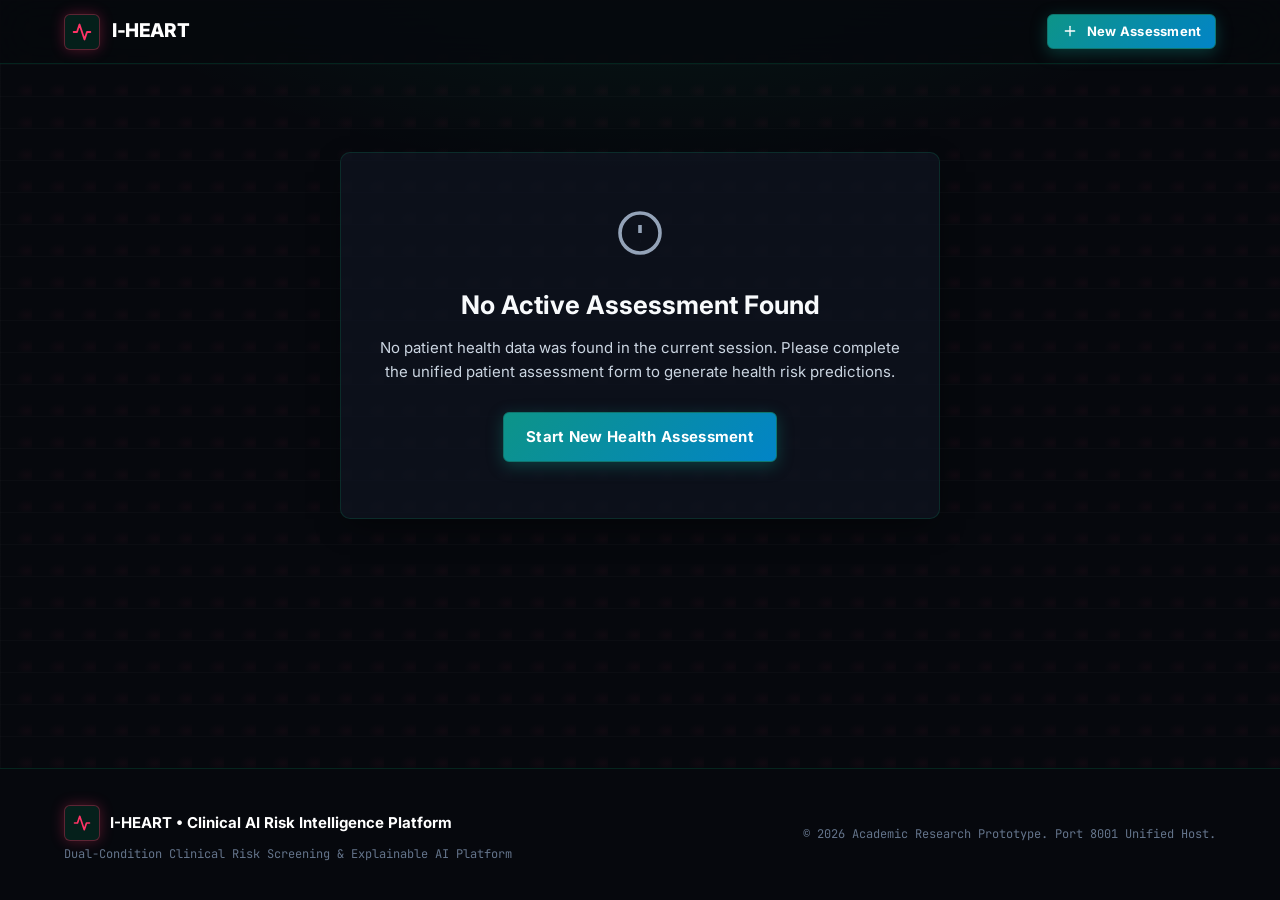
<file: frontend/results.html>
<!DOCTYPE html>
<html lang="en">
<head>
  <meta charset="UTF-8">
  <meta name="viewport" content="width=device-width, initial-scale=1.0">
  <meta name="description" content="Unified Health Risk Analysis Results Dashboard for Diabetes and Cardiovascular Disease - I-HEART Clinical AI Platform.">
  <title>Health Risk Analysis Results | I-HEART Clinical AI</title>

  <!-- Instant Theme Loader (Zero Flash of Wrong Theme) -->
  <script>
    (function() {
      try {
        var savedTheme = localStorage.getItem('iheart_theme');
        if (savedTheme === 'light') {
          document.documentElement.setAttribute('data-theme', 'light');
        } else {
          document.documentElement.setAttribute('data-theme', 'dark');
        }
      } catch (e) {
        document.documentElement.setAttribute('data-theme', 'dark');
      }
    })();
  </script>

  <link rel="stylesheet" href="css/style.css?v=4">
  <link rel="preconnect" href="https://fonts.googleapis.com">
  <link rel="preconnect" href="https://fonts.gstatic.com" crossorigin>
  <link href="https://fonts.googleapis.com/css2?family=Inter:wght@400;500;600;700;800&family=JetBrains+Mono:wght@400;500;600;700&display=swap" rel="stylesheet">
</head>
<body>

  <!-- Navigation Bar -->
  <header class="header" id="results-header">
    <div class="nav-container">
      <a href="javascript:void(0)" class="nav-brand" id="brand-link" role="button" tabindex="0" aria-label="Switch to light mode" title="Switch to light mode" aria-pressed="false">
        <span class="brand-icon">
          <svg width="20" height="20" viewBox="0 0 24 24" fill="none" stroke="currentColor" stroke-width="2.2" stroke-linecap="round" stroke-linejoin="round" aria-hidden="true">
            <path d="M22 12h-4l-3 9L9 3l-3 9H2"/>
          </svg>
        </span>
        <span class="brand-text">I-HEART</span>
      </a>

      <div class="header-right-nav">
        <a href="assessment.html" class="btn btn-secondary btn-sm" id="nav-new-assessment-btn">
          <svg width="16" height="16" viewBox="0 0 24 24" fill="none" stroke="currentColor" stroke-width="2" stroke-linecap="round" stroke-linejoin="round">
            <line x1="12" y1="5" x2="12" y2="19"></line>
            <line x1="5" y1="12" x2="19" y2="12"></line>
          </svg>
          <span>New Assessment</span>
        </a>
      </div>
    </div>
  </header>

  <main class="page-main-container">
    <div class="content-container">

      <!-- No Data Fallback Container -->
      <div id="no-data-card" class="empty-state-card" style="display: none;">
        <div class="empty-state-icon">
          <svg width="48" height="48" viewBox="0 0 24 24" fill="none" stroke="currentColor" stroke-width="1.8">
            <circle cx="12" cy="12" r="10"></circle>
            <line x1="12" y1="8" x2="12" y2="12"></line>
            <line x1="12" y1="16" x2="12.01" y2="16"></line>
          </svg>
        </div>
        <h2>No Active Assessment Found</h2>
        <p>No patient health data was found in the current session. Please complete the unified patient assessment form to generate health risk predictions.</p>
        <a href="assessment.html" class="btn btn-primary" id="btn-empty-start">Start New Health Assessment</a>
      </div>

      <!-- Main Results Content Container -->
      <div id="results-content-wrapper">

        <!-- Results Header Section -->
        <div class="page-title-section reveal-on-scroll">
          <div class="badge-pill">
            <span class="pulse-dot"></span>
            CLINICAL EVALUATION REPORT • DUAL-TARGET INFERENCE SYNTHESIS
          </div>
          <h1 class="page-heading">Health Risk Analysis Results</h1>
          <p class="page-subheading">
            Calibrated risk probabilities computed for <strong>Type 2 Diabetes</strong> and <strong>Cardiovascular Disease (CVD)</strong> using independent machine-learning classification pipelines.
          </p>

          <!-- ML Model Production Notice -->
          <div class="prototype-banner">
            <div class="prototype-badge" style="background: var(--accent-gradient);">Trained Models Active</div>
            <p class="prototype-text">
              Inference executed via serialized scikit-learn models tuned with 5-fold cross-validation. Biomarker factor attributions identify physiological values outside normative clinical ranges.
            </p>
          </div>
        </div>

        <!-- 1. Patient Summary Card -->
        <div class="results-patient-card reveal-on-scroll">
          <div class="patient-card-header">
            <div class="patient-title-group">
              <span class="patient-icon">
                <svg width="22" height="22" viewBox="0 0 24 24" fill="none" stroke="currentColor" stroke-width="2">
                  <path d="M20 21v-2a4 4 0 0 0-4-4H8a4 4 0 0 0-4 4v2"></path>
                  <circle cx="12" cy="7" r="4"></circle>
                </svg>
              </span>
              <div>
                <h3 class="patient-id-display" id="res-patient-id">PAT-ID</h3>
                <span class="patient-sublabel">Unified Patient Intake Profile</span>
              </div>
            </div>

            <div class="patient-timestamp-badge" id="res-timestamp">
              Clinical Risk Profile
            </div>
          </div>

          <div class="patient-metrics-grid">
            <div class="metric-item">
              <span class="metric-label">Age</span>
              <span class="metric-val" id="res-age">-- yrs</span>
            </div>
            <div class="metric-item">
              <span class="metric-label">Biological Sex</span>
              <span class="metric-val" id="res-gender">--</span>
            </div>
            <div class="metric-item">
              <span class="metric-label">BMI</span>
              <span class="metric-val" id="res-bmi">-- kg/m²</span>
            </div>
            <div class="metric-item">
              <span class="metric-label">Blood Pressure</span>
              <span class="metric-val" id="res-bp">--/-- mmHg</span>
            </div>
            <div class="metric-item">
              <span class="metric-label">Resting Heart Rate</span>
              <span class="metric-val" id="res-hr">-- bpm</span>
            </div>
            <div class="metric-item">
              <span class="metric-label">Fasting Glucose</span>
              <span class="metric-val" id="res-glucose">-- mg/dL</span>
            </div>
          </div>
        </div>

        <!-- 2. Dual Disease Risk Prediction Cards Grid -->
        <div class="risk-cards-grid reveal-stagger">

          <!-- DIABETES RISK CARD -->
          <div class="disease-risk-card reveal-on-scroll" id="card-diabetes">
            <div class="risk-card-top">
              <div class="disease-header">
                <span class="disease-tag">[METABOLIC DOMAIN // ML PIPELINE]</span>
                <h3 class="disease-title">Type 2 Diabetes Risk</h3>
              </div>
              <div class="risk-level-badge" id="badge-diabetes-level">
                Moderate
              </div>
            </div>

            <!-- Risk Meter / Progress Gauge -->
            <div class="risk-meter-container">
              <div class="risk-meter-header">
                <span class="risk-meter-label">Estimated Risk Probability</span>
                <span class="risk-percentage-val" id="res-diabetes-pct">0%</span>
              </div>
              <div class="risk-progress-bar-bg">
                <div class="risk-progress-bar-fill" id="bar-diabetes-fill" style="width: 0%;"></div>
              </div>
              <div class="risk-scale-markers">
                <span class="scale-item scale-low">Low (&lt;35%)</span>
                <span class="scale-item scale-mod">Moderate (35-69%)</span>
                <span class="scale-item scale-high">High (&ge;70%)</span>
              </div>
            </div>

            <!-- Clinical Summary Note -->
            <p class="risk-summary-note" id="res-diabetes-note">
              Evaluating metabolic indicators...
            </p>

            <!-- Contributing Clinical Factors -->
            <div class="contributing-factors-section">
              <h4 class="factors-heading">Contributing Indicators:</h4>
              <ul class="factors-list" id="list-diabetes-factors">
                <li>Evaluating metabolic parameters...</li>
              </ul>
              <a href="#xai-section" class="btn-xai-jump" aria-label="Jump to detailed diabetes factor explanations">
                <span>View Factor Explanations</span>
                <svg width="13" height="13" viewBox="0 0 24 24" fill="none" stroke="currentColor" stroke-width="2.2" stroke-linecap="round" stroke-linejoin="round">
                  <line x1="12" y1="5" x2="12" y2="19"></line>
                  <polyline points="19 12 12 19 5 12"></polyline>
                </svg>
              </a>
            </div>

            <div class="pipeline-tag">Pipeline: Diabetes ML Specialization (8 Features)</div>
          </div>

          <!-- CARDIOVASCULAR DISEASE RISK CARD -->
          <div class="disease-risk-card reveal-on-scroll reveal-delay-2" id="card-cvd">
            <div class="risk-card-top">
              <div class="disease-header">
                <span class="disease-tag">[CARDIOVASCULAR DOMAIN // ML PIPELINE]</span>
                <h3 class="disease-title">Cardiovascular Disease Risk</h3>
              </div>
              <div class="risk-level-badge" id="badge-cvd-level">
                Moderate
              </div>
            </div>

            <!-- Risk Meter / Progress Gauge -->
            <div class="risk-meter-container">
              <div class="risk-meter-header">
                <span class="risk-meter-label">Estimated Risk Probability</span>
                <span class="risk-percentage-val" id="res-cvd-pct">0%</span>
              </div>
              <div class="risk-progress-bar-bg">
                <div class="risk-progress-bar-fill" id="bar-cvd-fill" style="width: 0%;"></div>
              </div>
              <div class="risk-scale-markers">
                <span class="scale-item scale-low">Low (&lt;35%)</span>
                <span class="scale-item scale-mod">Moderate (35-69%)</span>
                <span class="scale-item scale-high">High (&ge;70%)</span>
              </div>
            </div>

            <!-- Clinical Summary Note -->
            <p class="risk-summary-note" id="res-cvd-note">
              Evaluating cardiovascular indicators...
            </p>

            <!-- Contributing Clinical Factors -->
            <div class="contributing-factors-section">
              <h4 class="factors-heading">Contributing Indicators:</h4>
              <ul class="factors-list" id="list-cvd-factors">
                <li>Evaluating hemodynamic parameters...</li>
              </ul>
              <a href="#xai-section" class="btn-xai-jump" aria-label="Jump to detailed cardiovascular factor explanations">
                <span>View Factor Explanations</span>
                <svg width="13" height="13" viewBox="0 0 24 24" fill="none" stroke="currentColor" stroke-width="2.2" stroke-linecap="round" stroke-linejoin="round">
                  <line x1="12" y1="5" x2="12" y2="19"></line>
                  <polyline points="19 12 12 19 5 12"></polyline>
                </svg>
              </a>
            </div>

            <div class="pipeline-tag">Pipeline: Cardiovascular ML Specialization (11 Features)</div>
          </div>

        </div>

        <!-- 3. Human-Understandable Explainable AI (XAI) Deep-Dive Section -->
        <section class="xai-explanation-section reveal-on-scroll" id="xai-section" aria-labelledby="xai-section-title">
          <div class="xai-section-header">
            <div class="badge-pill xai-badge">
              <svg width="14" height="14" viewBox="0 0 24 24" fill="none" stroke="currentColor" stroke-width="2.5" stroke-linecap="round" stroke-linejoin="round" aria-hidden="true">
                <circle cx="12" cy="12" r="10"></circle>
                <line x1="12" y1="16" x2="12" y2="12"></line>
                <line x1="12" y1="8" x2="12.01" y2="8"></line>
              </svg>
              <span>EXPLAINABLE CLINICAL AI • FACTOR ATTRIBUTION</span>
            </div>
            <h2 class="xai-section-title" id="xai-section-title">Why this risk was assessed</h2>
            <p class="xai-section-description">
              Your assessment is based on the health information you provided. The factors below were identified as the most relevant contributors to the current risk assessment.
            </p>
          </div>

          <!-- Fallback Notice (Visible only if factor attribution is unavailable) -->
          <div class="xai-fallback-alert" id="xai-fallback-alert" style="display: none;" role="alert">
            <div class="fallback-icon">
              <svg width="24" height="24" viewBox="0 0 24 24" fill="none" stroke="currentColor" stroke-width="2" stroke-linecap="round" stroke-linejoin="round">
                <circle cx="12" cy="12" r="10"></circle>
                <line x1="12" y1="8" x2="12" y2="12"></line>
                <line x1="12" y1="16" x2="12.01" y2="16"></line>
              </svg>
            </div>
            <div class="fallback-text">
              <strong>Attribution Notice:</strong> Detailed factor attribution is currently unavailable, but your risk prediction was completed successfully.
            </div>
          </div>

          <!-- Disease Explanation Panels Grid -->
          <div class="xai-panels-grid reveal-stagger" id="xai-panels-container">
            <!-- Diabetes Factors Column/Panel -->
            <div class="xai-disease-panel xai-panel-diabetes reveal-on-scroll" id="xai-panel-diabetes">
              <div class="xai-panel-header">
                <span class="disease-tag">[METABOLIC EXPLANATION]</span>
                <h3 class="xai-panel-title">Type 2 Diabetes Factors</h3>
                <p class="xai-panel-subtitle">Primary clinical inputs influencing diabetes risk probability.</p>
              </div>

              <!-- Most Relevant Factors Group -->
              <div class="xai-factor-group" id="group-diabetes-primary">
                <h4 class="factor-group-heading">
                  <span class="priority-indicator high-priority"></span>
                  Most Relevant Factors
                </h4>
                <div class="factor-cards-list" id="cards-diabetes-primary">
                  <!-- Dynamically populated via results.js -->
                </div>
              </div>

              <!-- Other Relevant Factors Group -->
              <div class="xai-factor-group" id="group-diabetes-secondary">
                <h4 class="factor-group-heading">
                  <span class="priority-indicator mod-priority"></span>
                  Other Relevant Factors
                </h4>
                <div class="factor-cards-list" id="cards-diabetes-secondary">
                  <!-- Dynamically populated via results.js -->
                </div>
              </div>
            </div>

            <!-- CVD Factors Column/Panel -->
            <div class="xai-disease-panel xai-panel-cvd reveal-on-scroll reveal-delay-2" id="xai-panel-cvd">
              <div class="xai-panel-header">
                <span class="disease-tag">[CARDIOVASCULAR EXPLANATION]</span>
                <h3 class="xai-panel-title">Cardiovascular Disease Factors</h3>
                <p class="xai-panel-subtitle">Primary hemodynamic and lipid inputs influencing cardiovascular risk.</p>
              </div>

              <!-- Most Relevant Factors Group -->
              <div class="xai-factor-group" id="group-cvd-primary">
                <h4 class="factor-group-heading">
                  <span class="priority-indicator high-priority"></span>
                  Most Relevant Factors
                </h4>
                <div class="factor-cards-list" id="cards-cvd-primary">
                  <!-- Dynamically populated via results.js -->
                </div>
              </div>

              <!-- Other Relevant Factors Group -->
              <div class="xai-factor-group" id="group-cvd-secondary">
                <h4 class="factor-group-heading">
                  <span class="priority-indicator mod-priority"></span>
                  Other Relevant Factors
                </h4>
                <div class="factor-cards-list" id="cards-cvd-secondary">
                  <!-- Dynamically populated via results.js -->
                </div>
              </div>
            </div>
          </div>

          <!-- Dynamic "What This Means" Clinical Synthesis Box -->
          <div class="xai-synthesis-card reveal-on-scroll" id="xai-synthesis-container">
            <div class="synthesis-badge">
              <svg width="18" height="18" viewBox="0 0 24 24" fill="none" stroke="currentColor" stroke-width="2" stroke-linecap="round" stroke-linejoin="round">
                <path d="M14 2H6a2 2 0 0 0-2 2v16a2 2 0 0 0 2 2h12a2 2 0 0 0 2-2V8z"></path>
                <polyline points="14 2 14 8 20 8"></polyline>
                <line x1="16" y1="13" x2="8" y2="13"></line>
                <line x1="16" y1="17" x2="8" y2="17"></line>
                <polyline points="10 9 9 9 8 9"></polyline>
              </svg>
              <span>CLINICAL SYNTHESIS</span>
            </div>
            <h3 class="synthesis-title">What this means</h3>
            <p class="synthesis-narrative" id="xai-synthesis-text">
              Evaluating personalized factor attributions...
            </p>
          </div>

          <!-- Subtle Medical AI Disclaimer -->
          <div class="xai-disclaimer-notice">
            <p>
              These explanations describe factors considered relevant to this assessment. They are not a medical diagnosis and should not be used as a substitute for professional medical advice.
            </p>
          </div>
        </section>

        <!-- 4. Dashboard Action Buttons -->
        <div class="results-action-bar reveal-on-scroll">
          <a href="assessment.html" class="btn btn-primary btn-large" id="btn-new-assessment">
            <svg width="18" height="18" viewBox="0 0 24 24" fill="none" stroke="currentColor" stroke-width="2" stroke-linecap="round" stroke-linejoin="round">
              <line x1="12" y1="5" x2="12" y2="19"></line>
              <line x1="5" y1="12" x2="19" y2="12"></line>
            </svg>
            <span>New Health Assessment</span>
          </a>

          <a href="index.html" class="btn btn-secondary" id="btn-return-home">
            <svg width="18" height="18" viewBox="0 0 24 24" fill="none" stroke="currentColor" stroke-width="2" stroke-linecap="round" stroke-linejoin="round">
              <path d="M3 9l9-7 9 7v11a2 2 0 0 1-2 2H5a2 2 0 0 1-2-2z"></path>
              <polyline points="9 22 9 12 15 12 15 22"></polyline>
            </svg>
            <span>Back to Home</span>
          </a>
        </div>

        <!-- 5. Clinical Disclaimer -->
        <div class="disclaimer-card reveal-on-scroll" style="margin-top: 3rem;">
          <div class="disclaimer-header">
            <svg width="20" height="20" viewBox="0 0 24 24" fill="none" stroke="currentColor" stroke-width="2">
              <path d="M10.29 3.86L1.82 18a2 2 0 0 0 1.71 3h16.94a2 2 0 0 0 1.71-3L13.71 3.86a2 2 0 0 0-3.42 0z"></path>
              <line x1="12" y1="9" x2="12" y2="13"></line>
              <line x1="12" y1="17" x2="12.01" y2="17"></line>
            </svg>
            <span>Academic Clinical Research Disclaimer</span>
          </div>
          <p class="disclaimer-text">
            This platform is an academic research prototype. Predictions and factor attributions are generated for demonstration and research purposes, and must not replace professional clinical judgment, diagnosis, or care.
          </p>
        </div>

      </div>

    </div>
  </main>

  <!-- Footer -->
  <footer class="footer">
    <div class="content-container footer-content">
      <div class="footer-left">
        <div class="footer-brand">
          <span class="brand-icon small">
            <svg width="18" height="18" viewBox="0 0 24 24" fill="none" stroke="currentColor" stroke-width="2.2" stroke-linecap="round" stroke-linejoin="round">
              <path d="M22 12h-4l-3 9L9 3l-3 9H2"/>
            </svg>
          </span>
          <span class="footer-title">I-HEART • Clinical AI Risk Intelligence Platform</span>
        </div>
        <p class="footer-subtext">Dual-Condition Clinical Risk Screening &amp; Explainable AI Platform</p>
      </div>
      <div class="footer-right">
        <p class="copyright-text">&copy; 2026 Academic Research Prototype. Port 8001 Unified Host.</p>
      </div>
    </div>
  </footer>

  <!-- Floating Back to Top Button -->
  <button type="button" class="back-to-top-btn" id="btn-back-to-top" aria-label="Back to top" title="Back to top">
    <svg width="20" height="20" viewBox="0 0 24 24" fill="none" stroke="currentColor" stroke-width="2.5" stroke-linecap="round" stroke-linejoin="round" aria-hidden="true">
      <line x1="12" y1="19" x2="12" y2="5"></line>
      <polyline points="5 12 12 5 19 12"></polyline>
    </svg>
  </button>

  <script src="js/theme.js"></script>
  <script src="js/interactions.js"></script>
  <script src="js/results.js"></script>
</body>
</html>
</file>
<file: frontend/css/style.css>
/* ==========================================================================
   I-HEART: Intelligent Health Evaluation And Risk Tracking
   Clinical AI / Medical Technology Design System & Stylesheet
   ========================================================================== */

:root {
  /* Medical Technology & Clinical Color Palette */
  --bg-deep: #06080d;
  --bg-primary: #0a0d14;
  --bg-secondary: #0f141f;
  --bg-surface: #141a27;
  --bg-card: rgba(15, 20, 31, 0.78);
  --bg-card-hover: rgba(20, 27, 42, 0.88);
  --bg-card-border: rgba(0, 245, 155, 0.12);
  --bg-card-border-hover: rgba(0, 245, 155, 0.32);
  --bg-card-border-active: rgba(0, 245, 155, 0.6);

  /* Primary Clinical Accents */
  --accent-cyan: #00f59b;
  --accent-blue: #05d5a8;
  --accent-sky: #10e898;
  --accent-teal: #00f59b;
  --accent-gradient: linear-gradient(135deg, #00f59b 0%, #05c280 100%);
  --accent-glow: rgba(0, 245, 155, 0.2);

  /* Clinical Status Tiers */
  --status-low: #00f59b;
  --status-mod: #ffb800;
  --status-high: #ff3366;
  --status-info: #00f59b;

  /* Precision Typography */
  --text-main: #f8fafc;
  --text-secondary: #cbd5e1;
  --text-muted: #94a3b8;
  --text-dim: #64748b;
  --font-sans: 'Inter', -apple-system, BlinkMacSystemFont, "Segoe UI", Roboto, sans-serif;
  --font-mono: 'JetBrains Mono', ui-monospace, SFMono-Regular, Menlo, Monaco, Consolas, monospace;

  /* Dimensions & Spacing */
  --header-height: 64px;
  --container-max-width: 1200px;
  --radius-xs: 4px;
  --radius-sm: 6px;
  --radius-md: 10px;
  --radius-lg: 14px;
  --radius-full: 9999px;

  /* Shadows & Transitions */
  --shadow-card: 0 10px 30px -10px rgba(0, 0, 0, 0.65);
  --shadow-hover: 0 18px 40px -12px rgba(0, 245, 155, 0.14);
  --transition-fast: 0.18s ease;
  --transition-normal: 0.28s ease;
}

/* Global Reset & Base */
*, *::before, *::after {
  box-sizing: border-box;
  margin: 0;
  padding: 0;
}

/* Accessibility Focus Outline System */
:focus-visible {
  outline: 2px solid var(--accent-cyan);
  outline-offset: 2px;
}

button:focus-visible,
.btn:focus-visible,
a:focus-visible {
  outline: 2px solid var(--accent-cyan);
  outline-offset: 3px;
}

html {
  scroll-behavior: smooth;
  scroll-padding-top: calc(var(--header-height) + 20px);
}

body {
  font-family: var(--font-sans);
  background-color: var(--bg-deep);
  background-image: 
    radial-gradient(ellipse 70% 45% at 50% -10%, rgba(0, 245, 155, 0.08), transparent 65%),
    radial-gradient(ellipse 60% 40% at 85% 85%, rgba(255, 51, 102, 0.04), transparent 60%),
    linear-gradient(rgba(255, 255, 255, 0.018) 1px, transparent 1px),
    linear-gradient(90deg, rgba(255, 255, 255, 0.018) 1px, transparent 1px);
  background-size: 100% 100%, 32px 32px, 32px 32px;
  color: var(--text-main);
  line-height: 1.6;
  -webkit-font-smoothing: antialiased;
  -moz-osx-font-smoothing: grayscale;
  overflow-x: hidden;
  position: relative;
  min-height: 100vh;
  display: flex;
  flex-direction: column;
}

main {
  flex-grow: 1;
}

/* Standard Content Container */
.content-container {
  width: 100%;
  max-width: var(--container-max-width);
  margin: 0 auto;
  padding: 0 1.5rem;
}

/* ==========================================================================
   Header & Technical Navigation
   ========================================================================== */
.header {
  position: fixed;
  top: 0;
  left: 0;
  width: 100%;
  height: var(--header-height);
  background: rgba(6, 8, 13, 0.88);
  backdrop-filter: blur(20px);
  -webkit-backdrop-filter: blur(20px);
  border-bottom: 1px solid var(--bg-card-border);
  z-index: 1000;
  display: flex;
  align-items: center;
}

.nav-container {
  width: 100%;
  max-width: var(--container-max-width);
  margin: 0 auto;
  padding: 0 1.5rem;
  display: flex;
  align-items: center;
  justify-content: space-between;
}

.nav-brand {
  display: flex;
  align-items: center;
  gap: 0.75rem;
  text-decoration: none;
  color: var(--text-main);
  cursor: pointer;
  background: none;
  border: none;
  padding: 0;
  user-select: none;
  -webkit-user-select: none;
  transition: opacity var(--transition-fast);
}

.nav-brand:focus-visible {
  outline: 2px solid var(--accent-cyan);
  outline-offset: 4px;
  border-radius: var(--radius-sm);
}

.nav-brand:hover {
  opacity: 0.95;
}

.nav-brand:hover .brand-icon {
  transform: scale(1.05);
}

.nav-brand:active .brand-icon {
  transform: scale(0.96);
}

.brand-icon {
  display: inline-flex;
  align-items: center;
  justify-content: center;
  width: 36px;
  height: 36px;
  border-radius: var(--radius-sm);
  background: rgba(0, 245, 155, 0.1);
  border: 1px solid rgba(255, 51, 102, 0.35);
  color: #ff3366;
  box-shadow: 0 0 14px rgba(255, 51, 102, 0.3);
}

.brand-text-group {
  display: flex;
  align-items: baseline;
  gap: 0.45rem;
}

.brand-text {
  font-family: var(--font-sans);
  font-weight: 800;
  font-size: 1.1875rem;
  letter-spacing: -0.02em;
  color: #ffffff;
}

.brand-subtitle-tag {
  font-family: var(--font-mono);
  font-size: 0.65rem;
  font-weight: 600;
  color: #ff3366;
  text-transform: uppercase;
  letter-spacing: 0.08em;
  padding: 0.1rem 0.4rem;
  background: rgba(0, 245, 155, 0.08);
  border: 1px solid rgba(0, 245, 155, 0.25);
  border-radius: var(--radius-xs);
}

.nav-list {
  display: flex;
  align-items: center;
  gap: 1.5rem;
  list-style: none;
  position: relative;
}

.nav-link {
  color: var(--text-secondary);
  text-decoration: none;
  font-size: 0.875rem;
  font-weight: 500;
  padding: 0.35rem 0;
  position: relative;
  transition: color var(--transition-fast);
  display: inline-flex;
  align-items: center;
  gap: 0.35rem;
}

.nav-idx {
  font-family: var(--font-mono);
  font-size: 0.6875rem;
  color: var(--text-dim);
  transition: color var(--transition-fast);
}

.nav-link:hover {
  color: var(--accent-cyan, #0d9488);
}

.nav-link:hover .nav-idx {
  color: var(--accent-cyan, #0d9488);
}

.nav-link.active {
  color: var(--text-main);
  font-weight: 600;
}

.nav-link.active .nav-idx {
  color: var(--accent-cyan, #0d9488);
}

/* Sliding active navigation indicator */
.nav-indicator-slider {
  position: absolute;
  bottom: -4px;
  left: 0;
  height: 2px;
  background: var(--accent-gradient, linear-gradient(135deg, #0d9488 0%, #2563eb 100%));
  border-radius: 2px;
  box-shadow: 0 0 10px rgba(13, 148, 136, 0.6);
  pointer-events: none;
  z-index: 2;
  opacity: 0;
  transform: translateX(0);
  width: 0;
  transition: transform 300ms cubic-bezier(0.16, 1, 0.3, 1),
              width 300ms cubic-bezier(0.16, 1, 0.3, 1),
              opacity 200ms ease;
  will-change: transform, width;
}

.nav-indicator-slider.is-visible {
  opacity: 1;
}

.nav-btn-status {
  padding: 0.45rem 1rem;
  background: linear-gradient(135deg, #0d9488 0%, #0284c7 100%);
  border: 1px solid #0f766e;
  border-radius: var(--radius-sm);
  color: #ffffff;
  font-family: var(--font-mono);
  font-size: 0.78125rem;
  font-weight: 700;
  letter-spacing: 0.02em;
  box-shadow: 0 4px 18px rgba(13, 148, 136, 0.35);
  transition: all var(--transition-fast);
}

.nav-btn-status:hover {
  background: linear-gradient(135deg, #0f766e 0%, #0369a1 100%);
  border-color: #0f766e;
  color: #ffffff;
  box-shadow: 0 6px 24px rgba(13, 148, 136, 0.45);
  transform: translateY(-2px);
}

/* Mobile Hamburger Button */
.hamburger-btn {
  display: none;
  flex-direction: column;
  justify-content: center;
  align-items: center;
  width: 44px;
  height: 44px;
  background: rgba(13, 21, 39, 0.8);
  border: 1px solid var(--bg-card-border);
  border-radius: var(--radius-sm);
  cursor: pointer;
  padding: 10px;
  gap: 5px;
  touch-action: manipulation;
}

.hamburger-line {
  width: 22px;
  height: 2px;
  background-color: var(--text-main);
  border-radius: 2px;
  transition: transform var(--transition-fast), opacity var(--transition-fast);
}

.hamburger-btn.open .hamburger-line:nth-child(1) {
  transform: translateY(7px) rotate(45deg);
}

.hamburger-btn.open .hamburger-line:nth-child(2) {
  opacity: 0;
}

.hamburger-btn.open .hamburger-line:nth-child(3) {
  transform: translateY(-7px) rotate(-45deg);
}

/* Mobile Nav Drawer */
.mobile-nav {
  display: none;
  position: absolute;
  top: var(--header-height);
  left: 0;
  width: 100%;
  background: rgba(6, 8, 13, 0.98);
  backdrop-filter: blur(24px);
  -webkit-backdrop-filter: blur(24px);
  border-bottom: 1px solid var(--bg-card-border);
  padding: 1.25rem 1.5rem;
  box-shadow: 0 20px 30px rgba(0, 0, 0, 0.6);
  max-height: calc(100vh - var(--header-height));
  overflow-y: auto;
  -webkit-overflow-scrolling: touch;
}

.mobile-nav.open {
  display: block;
}

.mobile-nav-list {
  list-style: none;
  display: flex;
  flex-direction: column;
  gap: 0.65rem;
}

.mobile-nav-link {
  color: var(--text-secondary);
  text-decoration: none;
  font-size: 0.95rem;
  font-weight: 500;
  display: block;
  padding: 0.75rem 0.65rem;
  border-bottom: 1px solid rgba(255, 255, 255, 0.05);
  border-radius: var(--radius-sm);
  transition: color var(--transition-fast), background var(--transition-fast);
  touch-action: manipulation;
}

.mobile-nav-link:hover,
.mobile-nav-link:active {
  color: #ff3366;
  background: rgba(0, 245, 155, 0.08);
}

/* ==========================================================================
   Two-Sided Hero Composition
   ========================================================================== */
.hero-section {
  position: relative;
  padding-top: calc(var(--header-height) + 3.5rem);
  padding-bottom: 4.5rem;
  min-height: calc(100vh - var(--header-height));
  display: flex;
  align-items: center;
  overflow: hidden;
}

.hero-layout-grid {
  display: grid;
  grid-template-columns: 1.1fr 0.9fr;
  gap: 3rem;
  align-items: center;
}

/* Hero Left Column */
.hero-left-col {
  display: flex;
  flex-direction: column;
  align-items: flex-start;
  text-align: left;
}

.clinical-system-tag {
  display: inline-flex;
  align-items: center;
  gap: 0.6rem;
  padding: 0.35rem 0.85rem;
  background: rgba(0, 245, 155, 0.07);
  border: 1px solid rgba(0, 245, 155, 0.28);
  border-radius: var(--radius-sm);
  margin-bottom: 1.25rem;
  font-family: var(--font-mono);
  font-size: 0.75rem;
  max-width: 100%;
  flex-wrap: wrap;
}

.pulse-pip {
  width: 7px;
  height: 7px;
  border-radius: 50%;
  background-color: var(--status-low);
  box-shadow: 0 0 8px var(--status-low);
  flex-shrink: 0;
  animation: pulsePip 2s infinite;
  background-color: #ff3366;
  box-shadow: 0 0 8px #ff3366;
}

@keyframes pulsePip {
  0% { transform: scale(1); opacity: 1; }
  50% { transform: scale(1.3); opacity: 0.7; }
  100% { transform: scale(1); opacity: 1; }
}

.tag-code {
  color: #ff3366;
  font-weight: 700;
  letter-spacing: 0.04em;
}

.tag-title {
  color: var(--text-secondary);
  font-weight: 500;
}

.hero-title {
  font-size: 2.85rem;
  font-weight: 800;
  line-height: 1.15;
  letter-spacing: -0.03em;
  color: #ffffff;
  margin-bottom: 1.25rem;
}

.hero-title-accent {
  display: block;
  font-size: 2.15rem;
  font-weight: 700;
  background: linear-gradient(135deg, #00f59b 0%, #34d399 45%, #f9fafb 100%);
  -webkit-background-clip: text;
  -webkit-text-fill-color: transparent;
  margin-top: 0.25rem;
}

.hero-description {
  font-size: 1.125rem;
  color: var(--text-secondary);
  line-height: 1.65;
  margin-bottom: 0.85rem;
}

.hero-subtext {
  font-size: 0.9375rem;
  color: var(--text-muted);
  line-height: 1.65;
  margin-bottom: 2rem;
}

.hero-actions {
  display: flex;
  align-items: center;
  gap: 1rem;
  margin-bottom: 0;
  flex-wrap: wrap;
  width: 100%;
}

/* ==========================================================================
   Buttons
   ========================================================================== */
.btn {
  display: inline-flex;
  align-items: center;
  justify-content: center;
  gap: 0.55rem;
  padding: 0.75rem 1.4rem;
  font-size: 0.9375rem;
  font-weight: 600;
  border-radius: var(--radius-sm);
  text-decoration: none;
  cursor: pointer;
  transition: transform 180ms ease, box-shadow 180ms ease, background 180ms ease, border-color 180ms ease, color 180ms ease;
  border: 1px solid transparent;
  outline: none;
  font-family: inherit;
  user-select: none;
  -webkit-user-select: none;
}

.btn-sm {
  padding: 0.4rem 0.85rem;
  font-size: 0.8125rem;
}

.btn-large {
  padding: 0.85rem 1.75rem;
  font-size: 1rem;
}

/* Unified Primary I-HEART Gradient Button Family */
.btn-primary,
.btn-secondary,
.btn-outline {
  background: linear-gradient(135deg, #0d9488 0%, #0284c7 100%);
  color: #ffffff;
  font-weight: 700;
  box-shadow: 0 4px 16px rgba(13, 148, 136, 0.35);
  border: 1px solid #0f766e;
  border-radius: var(--radius-sm);
  letter-spacing: 0.02em;
}

.btn-primary:hover,
.btn-secondary:hover,
.btn-outline:hover {
  transform: translateY(-1px);
  box-shadow: 0 6px 22px rgba(13, 148, 136, 0.45);
  color: #ffffff;
  background: linear-gradient(135deg, #0f766e 0%, #0369a1 100%);
  border-color: #0f766e;
}

.btn-primary:active,
.btn-secondary:active,
.btn-outline:active {
  transform: translateY(0) scale(0.99);
  box-shadow: 0 2px 8px rgba(13, 148, 136, 0.3);
}

.btn-primary:focus-visible,
.btn-secondary:focus-visible,
.btn-outline:focus-visible {
  outline: 2px solid #0d9488;
  outline-offset: 3px;
}

.btn-primary svg,
.btn-secondary svg,
.btn-outline svg {
  stroke: #ffffff !important;
}

.btn:disabled,
.btn.disabled,
.btn[aria-disabled="true"] {
  opacity: 0.6;
  cursor: not-allowed;
  transform: none !important;
  box-shadow: none !important;
  pointer-events: none;
}

.spinner {
  width: 18px;
  height: 18px;
  border: 2px solid rgba(255, 255, 255, 0.35);
  border-radius: 50%;
  border-top-color: #ffffff;
  animation: spin 0.8s linear infinite;
}

@keyframes spin {
  to { transform: rotate(360deg); }
}

/* Live API Status Card */
.api-live-card {
  display: inline-flex;
  align-items: center;
  justify-content: space-between;
  gap: 1rem;
  padding: 0.55rem 1rem;
  background: rgba(13, 21, 39, 0.7);
  border: 1px solid var(--bg-card-border);
  border-radius: var(--radius-sm);
  max-width: 100%;
  box-shadow: 0 4px 16px rgba(0, 0, 0, 0.3);
  backdrop-filter: blur(12px);
}

.api-live-indicator {
  display: flex;
  align-items: center;
  gap: 0.55rem;
  font-family: var(--font-mono);
  font-size: 0.75rem;
  color: var(--text-secondary);
}

.status-indicator-dot {
  width: 8px;
  height: 8px;
  border-radius: 50%;
  background-color: var(--status-mod);
  box-shadow: 0 0 6px var(--status-mod);
  flex-shrink: 0;
}

.status-indicator-dot.active {
  background-color: var(--status-low);
  box-shadow: 0 0 8px var(--status-low);
}

.status-indicator-dot.error {
  background-color: var(--status-high);
  box-shadow: 0 0 8px var(--status-high);
}

.api-live-badge {
  font-family: var(--font-mono);
  font-size: 0.6875rem;
  font-weight: 700;
  text-transform: uppercase;
  letter-spacing: 0.04em;
  padding: 0.2rem 0.55rem;
  border-radius: var(--radius-xs);
  background: rgba(0, 245, 155, 0.1);
  color: #ff3366;
  border: 1px solid rgba(0, 245, 155, 0.3);
  white-space: nowrap;
}

/* ==========================================================================
   Hero Right: Clinical Risk Intelligence Console Preview
   ========================================================================== */
.hero-right-col {
  width: 100%;
}

.clinical-console-preview {
  background: var(--bg-card);
  border: 1px solid var(--bg-card-border);
  border-radius: var(--radius-md);
  box-shadow: 0 20px 50px -15px rgba(0, 0, 0, 0.8), 0 0 25px rgba(0, 245, 155, 0.08);
  position: relative;
  overflow: hidden;
  backdrop-filter: blur(20px);
  -webkit-backdrop-filter: blur(20px);
}

/* Technical Corner Markers on Console */
.clinical-console-preview::before,
.clinical-console-preview::after {
  content: "+";
  position: absolute;
  font-family: var(--font-mono);
  font-size: 0.875rem;
  color: #ff3366;
  opacity: 0.6;
  pointer-events: none;
  z-index: 5;
}

.clinical-console-preview::before {
  top: 8px;
  right: 12px;
}

.clinical-console-preview::after {
  bottom: 8px;
  right: 12px;
}

/* Console Header Bar */
.console-header-bar {
  display: flex;
  align-items: center;
  justify-content: space-between;
  padding: 0.75rem 1rem;
  background: rgba(6, 8, 13, 0.85);
  border-bottom: 1px solid var(--bg-card-border);
}

.console-header-left {
  display: flex;
  align-items: center;
  gap: 0.4rem;
}

.console-dot {
  width: 9px;
  height: 9px;
  border-radius: 50%;
}

.console-dot.red { background: #ef4444; opacity: 0.75; }
.console-dot.amber { background: #f59e0b; opacity: 0.75; }
.console-dot.green { background: #10b981; opacity: 0.75; }

.console-title-tag {
  font-family: var(--font-mono);
  font-size: 0.6875rem;
  font-weight: 700;
  color: var(--text-muted);
  letter-spacing: 0.05em;
  margin-left: 0.5rem;
}

.console-badge-live {
  font-family: var(--font-mono);
  font-size: 0.625rem;
  font-weight: 700;
  color: #ff3366;
  background: rgba(0, 245, 155, 0.1);
  border: 1px solid rgba(0, 245, 155, 0.3);
  padding: 0.15rem 0.5rem;
  border-radius: var(--radius-xs);
  letter-spacing: 0.06em;
  display: inline-flex;
  align-items: center;
  gap: 0.35rem;
}

.console-badge-live::before {
  content: '';
  display: inline-block;
  width: 6px;
  height: 6px;
  border-radius: 50%;
  background: #00f59b;
  animation: liveBadgePulse 1.8s ease-in-out infinite;
}

@keyframes liveBadgePulse {
  0%, 100% { opacity: 1; transform: scale(1); box-shadow: 0 0 0 0 rgba(0, 245, 155, 0.6); }
  50% { opacity: 0.4; transform: scale(0.85); box-shadow: 0 0 0 4px rgba(0, 245, 155, 0); }
}

/* Console Sub Bar / Telemetry */
.console-sub-bar {
  display: flex;
  align-items: center;
  justify-content: space-between;
  padding: 0.5rem 1rem;
  background: rgba(13, 21, 39, 0.5);
  border-bottom: 1px solid rgba(255, 255, 255, 0.05);
  font-family: var(--font-mono);
  font-size: 0.6875rem;
  flex-wrap: wrap;
  gap: 0.5rem;
}

.telemetry-item {
  display: flex;
  align-items: center;
  gap: 0.35rem;
}

.tel-label {
  color: var(--text-dim);
}

.tel-val {
  color: var(--text-secondary);
  font-weight: 600;
}

.tel-val.status-ok {
  color: var(--status-low);
}

/* Console Waveform Monitor */
.console-waveform-panel {
  padding: 0.85rem 1rem 0.5rem;
  background: rgba(6, 8, 13, 0.9);
  border-bottom: 1px solid rgba(255, 255, 255, 0.05);
}

.waveform-header {
  display: flex;
  align-items: center;
  justify-content: space-between;
  margin-bottom: 0.35rem;
  font-family: var(--font-mono);
  font-size: 0.6875rem;
}

.wf-lead {
  color: var(--text-dim);
  letter-spacing: 0.05em;
}

.wf-rate {
  color: #ff3366;
  font-weight: 700;
  display: inline-flex;
  align-items: center;
  gap: 0.25rem;
}

.wf-heart-pulse {
  color: #ef4444;
  animation: heartPulse 1.2s cubic-bezier(0.215, 0.61, 0.355, 1) infinite;
  display: inline-block;
  transform-origin: center;
}

@keyframes heartPulse {
  0% { transform: scale(1); }
  12% { transform: scale(1.22); }
  24% { transform: scale(1); }
  36% { transform: scale(1.15); }
  60% { transform: scale(1); }
  100% { transform: scale(1); }
}

.waveform-screen {
  position: relative;
  height: 60px;
  background: #040711;
  border: 1px solid rgba(0, 245, 155, 0.15);
  border-radius: var(--radius-xs);
  overflow: hidden;
  transition: border-color 0.2s ease, box-shadow 0.2s ease;
}

.waveform-grid-lines {
  position: absolute;
  top: 0;
  left: 0;
  width: 100%;
  height: 100%;
  background-image: 
    linear-gradient(rgba(0, 245, 155, 0.06) 1px, transparent 1px),
    linear-gradient(90deg, rgba(0, 245, 155, 0.06) 1px, transparent 1px);
  background-size: 16px 16px;
  pointer-events: none;
}

.ecg-svg {
  position: absolute;
  top: 0;
  left: 0;
  width: 100%;
  height: 100%;
}

.ecg-path-lead {
  fill: none;
  stroke: #ff3366;
  stroke-width: 1.9;
  stroke-linecap: round;
  stroke-linejoin: round;
}

.ecg-path-glow {
  fill: none;
  stroke: rgba(255, 51, 102, 0.45);
  stroke-width: 4.5;
  filter: blur(2.5px);
}

.waveform-scanline {
  position: absolute;
  top: 0;
  left: 0;
  width: 40px;
  height: 100%;
  background: linear-gradient(90deg, transparent, rgba(255, 51, 102, 0.3), transparent);
  animation: scanlineSweep 2.8s linear infinite;
  pointer-events: none;
}

@keyframes scanlineSweep {
  0% { transform: translateX(-40px); }
  100% { transform: translateX(500px); }
}

/* Dual Meters in Console */
.console-dual-meters {
  display: grid;
  grid-template-columns: 1fr 1fr;
  gap: 0.75rem;
  padding: 0.85rem 1rem;
  border-bottom: 1px solid rgba(255, 255, 255, 0.05);
}

.console-meter-card {
  background: rgba(13, 21, 39, 0.6);
  border: 1px solid rgba(255, 255, 255, 0.06);
  border-radius: var(--radius-sm);
  padding: 0.75rem;
  position: relative;
  transition: transform 0.22s ease, box-shadow 0.22s ease, border-color 0.22s ease;
  cursor: default;
}

.console-meter-card:hover {
  transform: translateY(-2px);
}

.console-meter-card.diab-domain {
  border-top: 2px solid #00f59b;
}
.diab-domain .meter-pct { color: #00f59b; }

.console-meter-card.cvd-domain {
  border-top: 2px solid #ff3366;
}
.cvd-domain .meter-pct { color: #ff3366; }

.meter-top {
  display: flex;
  align-items: center;
  justify-content: space-between;
  margin-bottom: 0.25rem;
}

.meter-domain {
  font-family: var(--font-mono);
  font-size: 0.625rem;
  font-weight: 700;
  color: var(--text-dim);
  letter-spacing: 0.05em;
}

.meter-badge {
  font-family: var(--font-mono);
  font-size: 0.625rem;
  font-weight: 700;
  padding: 0.1rem 0.4rem;
  border-radius: var(--radius-xs);
}

.badge-low {
  background: rgba(16, 185, 129, 0.15);
  color: var(--status-low);
  border: 1px solid rgba(16, 185, 129, 0.35);
}

.badge-mod {
  background: rgba(245, 158, 11, 0.15);
  color: var(--status-mod);
  border: 1px solid rgba(245, 158, 11, 0.35);
}

.badge-high {
  background: rgba(239, 68, 68, 0.15);
  color: var(--status-high);
  border: 1px solid rgba(239, 68, 68, 0.35);
}

.meter-title {
  font-size: 0.8125rem;
  font-weight: 600;
  color: var(--text-main);
  margin-bottom: 0.4rem;
}

.meter-val-row {
  display: flex;
  align-items: baseline;
  justify-content: space-between;
  margin-bottom: 0.4rem;
}

.meter-pct {
  font-family: var(--font-mono);
  font-size: 1.25rem;
  font-weight: 800;
  color: var(--text-main);
}

.meter-scale {
  font-family: var(--font-mono);
  font-size: 0.58rem;
  color: var(--text-dim);
}

.meter-bar-track {
  width: 100%;
  height: 6px;
  background: rgba(255, 255, 255, 0.07);
  border-radius: var(--radius-full);
  overflow: hidden;
}

.meter-bar-fill {
  height: 100%;
  border-radius: var(--radius-full);
  transition: width 1s ease;
}

.fill-low { background: var(--status-low); box-shadow: 0 0 6px var(--status-low); }
.fill-mod { background: var(--status-mod); box-shadow: 0 0 6px var(--status-mod); }
.fill-high { background: var(--status-high); box-shadow: 0 0 6px var(--status-high); }

/* Biomarker Chips Row */
.console-biomarkers-row {
  display: grid;
  grid-template-columns: repeat(4, 1fr);
  gap: 0.5rem;
  padding: 0.75rem 1rem;
  background: rgba(8, 13, 26, 0.6);
  border-bottom: 1px solid rgba(255, 255, 255, 0.05);
}

.bio-chip {
  display: flex;
  flex-direction: column;
  gap: 0.2rem;
  background: rgba(13, 21, 39, 0.5);
  border: 1px solid rgba(255, 255, 255, 0.05);
  border-radius: var(--radius-xs);
  padding: 0.45rem 0.55rem;
  transition: transform 0.2s ease, box-shadow 0.2s ease, border-color 0.2s ease;
  cursor: default;
}

.bio-chip:hover {
  transform: translateY(-1.5px);
}

.bio-name {
  font-family: var(--font-mono);
  font-size: 0.58rem;
  color: var(--text-dim);
  font-weight: 700;
  letter-spacing: 0.04em;
}

.bio-val {
  font-family: var(--font-mono);
  font-size: 0.75rem;
  font-weight: 700;
  color: var(--text-secondary);
}

.bio-val.mod { color: var(--status-mod); }
.bio-val.high { color: var(--status-high); }
.bio-val.low { color: var(--status-low); }

/* Console Footer Caption */
.console-footer-note {
  padding: 0.6rem 1rem;
  background: rgba(6, 8, 13, 0.9);
  display: flex;
  align-items: center;
}

.console-caption {
  font-family: var(--font-mono);
  font-size: 0.65rem;
  color: var(--text-dim);
  line-height: 1.4;
}

.caution-icon {
  color: #ff3366;
  font-weight: 700;
  margin-right: 0.3rem;
}

/* ==========================================================================
   Section Headers & Architectural Concept Cards
   ========================================================================== */
.section {
  padding: 5rem 0;
  position: relative;
}

.section-header {
  text-align: center;
  max-width: 760px;
  margin: 0 auto 3rem;
}

.section-tag {
  font-family: var(--font-mono);
  font-size: 0.75rem;
  font-weight: 700;
  text-transform: uppercase;
  letter-spacing: 0.08em;
  color: #ff3366;
  margin-bottom: 0.5rem;
  display: inline-block;
  padding: 0.2rem 0.65rem;
  background: rgba(0, 245, 155, 0.06);
  border: 1px solid rgba(0, 245, 155, 0.2);
  border-radius: var(--radius-xs);
}

.section-title {
  font-size: 2.15rem;
  font-weight: 800;
  letter-spacing: -0.02em;
  color: #ffffff;
  margin-bottom: 0.75rem;
}

.section-subtitle {
  font-size: 1rem;
  color: var(--text-muted);
  line-height: 1.6;
}

.section-overview,
.section-workflow,
.section-status {
  background-color: rgba(13, 21, 39, 0.25);
  border-top: 1px solid var(--bg-card-border);
  border-bottom: 1px solid var(--bg-card-border);
}

/* Overview Grid */
.overview-grid {
  display: grid;
  grid-template-columns: 1.15fr 0.85fr;
  gap: 2rem;
  align-items: stretch;
}

.overview-card {
  background: var(--bg-card);
  border: 1px solid var(--bg-card-border);
  border-radius: var(--radius-md);
  padding: 2.25rem;
  display: flex;
  flex-direction: column;
  box-shadow: var(--shadow-card);
  position: relative;
}

.overview-card::before {
  content: "+";
  position: absolute;
  top: 10px;
  right: 14px;
  font-family: var(--font-mono);
  font-size: 0.8125rem;
  color: #ff3366;
  opacity: 0.5;
}

.overview-icon {
  width: 46px;
  height: 46px;
  border-radius: var(--radius-sm);
  background: rgba(0, 245, 155, 0.1);
  border: 1px solid rgba(0, 245, 155, 0.25);
  color: #ff3366;
  display: inline-flex;
  align-items: center;
  justify-content: center;
  margin-bottom: 1.25rem;
}

.overview-card h3 {
  font-size: 1.25rem;
  font-weight: 700;
  color: #ffffff;
  margin-bottom: 0.85rem;
}

.overview-card p {
  font-size: 0.9375rem;
  color: var(--text-secondary);
  line-height: 1.65;
  margin-bottom: 1rem;
}

.concept-list {
  list-style: none;
  display: flex;
  flex-direction: column;
  gap: 0.75rem;
  margin-top: 0.5rem;
}

.concept-list li {
  font-size: 0.875rem;
  color: var(--text-secondary);
  padding-left: 1.25rem;
  position: relative;
  line-height: 1.6;
}

.concept-list li::before {
  content: "▸";
  color: #ff3366;
  font-family: var(--font-mono);
  font-size: 0.9rem;
  position: absolute;
  left: 0;
  top: 0;
}

.concept-list li strong {
  color: #ffffff;
}

.info-note {
  margin-top: auto;
  padding: 0.9rem 1.15rem;
  background: rgba(0, 245, 155, 0.08);
  border: 1px solid rgba(0, 245, 155, 0.25);
  border-radius: var(--radius-sm);
  font-size: 0.8125rem;
  color: var(--text-secondary);
  line-height: 1.55;
  font-family: var(--font-mono);
}

.info-note strong {
  color: #ff3366;
}

/* ==========================================================================
   Features Grid: Clinical Capabilities Matrix
   ========================================================================== */
.features-grid {
  display: grid;
  grid-template-columns: repeat(3, 1fr);
  gap: 1.5rem;
}

.feature-card {
  background: var(--bg-card);
  border: 1px solid var(--bg-card-border);
  border-radius: var(--radius-md);
  padding: 2rem 1.75rem;
  display: flex;
  flex-direction: column;
  position: relative;
  transition: transform var(--transition-normal), border-color var(--transition-normal), box-shadow var(--transition-normal);
  box-shadow: var(--shadow-card);
}

.feature-card:hover {
  transform: translateY(-3px);
  border-color: var(--bg-card-border-hover);
  box-shadow: var(--shadow-hover);
}

.feature-top-meta {
  display: flex;
  align-items: center;
  justify-content: space-between;
  margin-bottom: 1.25rem;
}

.feature-icon-box {
  width: 42px;
  height: 42px;
  border-radius: var(--radius-sm);
  background: rgba(0, 245, 155, 0.08);
  border: 1px solid rgba(0, 245, 155, 0.22);
  color: #ff3366;
  display: flex;
  align-items: center;
  justify-content: center;
}

.feature-code-tag {
  font-family: var(--font-mono);
  font-size: 0.65rem;
  font-weight: 700;
  color: var(--text-dim);
  letter-spacing: 0.05em;
}

.feature-badge {
  font-family: var(--font-mono);
  font-size: 0.65rem;
  font-weight: 700;
  text-transform: uppercase;
  letter-spacing: 0.04em;
  padding: 0.2rem 0.5rem;
  border-radius: var(--radius-xs);
  display: inline-block;
  align-self: flex-start;
  margin-bottom: 0.85rem;
}

.feature-badge.current {
  background: rgba(16, 185, 129, 0.12);
  border: 1px solid rgba(16, 185, 129, 0.35);
  color: var(--status-low);
}

.feature-title {
  font-size: 1.15rem;
  font-weight: 700;
  color: #ffffff;
  margin-bottom: 0.65rem;
}

.feature-desc {
  font-size: 0.875rem;
  color: var(--text-muted);
  line-height: 1.6;
}

/* ==========================================================================
   Architecture & Pipeline Workflow Console
   ========================================================================== */
.workflow-container {
  display: flex;
  flex-direction: column;
  align-items: center;
  max-width: 840px;
  margin: 0 auto;
}

.workflow-step {
  width: 100%;
  display: flex;
  align-items: stretch;
  gap: 1.25rem;
}

.step-badge {
  flex-shrink: 0;
  width: 44px;
  height: 44px;
  border-radius: var(--radius-sm);
  background: var(--bg-surface);
  border: 1px solid var(--accent-cyan);
  color: #ff3366;
  font-family: var(--font-mono);
  font-size: 0.9375rem;
  font-weight: 700;
  display: flex;
  align-items: center;
  justify-content: center;
  box-shadow: 0 0 14px rgba(255, 51, 102, 0.3);
}

.step-card {
  flex-grow: 1;
  background: var(--bg-card);
  border: 1px solid var(--bg-card-border);
  border-radius: var(--radius-md);
  padding: 1.4rem 1.6rem;
  position: relative;
  box-shadow: var(--shadow-card);
  transition: transform var(--transition-fast), border-color var(--transition-fast);
}

.step-card:hover {
  transform: translateX(4px);
  border-color: rgba(0, 245, 155, 0.35);
}

.step-status-tag {
  display: inline-block;
  font-family: var(--font-mono);
  font-size: 0.65rem;
  font-weight: 700;
  text-transform: uppercase;
  letter-spacing: 0.05em;
  padding: 0.15rem 0.5rem;
  border-radius: var(--radius-xs);
  margin-bottom: 0.4rem;
}

.current-tag {
  background: rgba(16, 185, 129, 0.12);
  border: 1px solid rgba(16, 185, 129, 0.3);
  color: var(--status-low);
}

.step-title {
  font-size: 1.1rem;
  font-weight: 700;
  color: #ffffff;
  margin-bottom: 0.35rem;
}

.step-desc {
  font-size: 0.875rem;
  color: var(--text-muted);
  line-height: 1.6;
}

.workflow-arrow {
  color: #ff3366;
  opacity: 0.6;
  padding: 0.6rem 0;
  display: flex;
  justify-content: center;
}

/* ==========================================================================
   Dual Disease Specialization & Telemetry Status
   ========================================================================== */
.about-card {
  background: var(--bg-card);
  border: 1px solid var(--bg-card-border);
  border-radius: var(--radius-md);
  padding: 2.5rem 2.25rem;
  box-shadow: var(--shadow-card);
}

.about-text-block h3 {
  font-size: 1.35rem;
  font-weight: 700;
  color: #ffffff;
  margin-bottom: 1rem;
}

.about-text-block p {
  font-size: 0.9375rem;
  color: var(--text-secondary);
  line-height: 1.65;
  margin-bottom: 1.25rem;
}

.about-disease-targets {
  display: grid;
  grid-template-columns: 1fr 1fr;
  gap: 1.5rem;
  margin: 2rem 0;
}

.target-box {
  background: rgba(6, 10, 18, 0.6);
  border: 1px solid rgba(255, 255, 255, 0.06);
  border-radius: var(--radius-sm);
  padding: 1.4rem;
  border-left: 3px solid var(--accent-cyan);
}

.target-box.cvd-box {
  border-left-color: var(--accent-blue);
}

.target-title {
  font-size: 1.05rem;
  font-weight: 700;
  color: #ffffff;
  margin-bottom: 0.4rem;
}

.target-desc {
  font-size: 0.84375rem;
  color: var(--text-muted);
  line-height: 1.6;
}

.ehr-future-box {
  background: rgba(0, 245, 155, 0.05);
  border: 1px solid rgba(0, 245, 155, 0.2);
  border-radius: var(--radius-sm);
  padding: 1.25rem;
  font-size: 0.875rem;
  color: var(--text-secondary);
  line-height: 1.6;
}

.ehr-future-box strong {
  color: #ff3366;
  display: block;
  margin-bottom: 0.25rem;
}

/* System Status Matrix */
.status-grid {
  display: grid;
  grid-template-columns: 1fr 1fr;
  gap: 2rem;
}

.status-column {
  background: var(--bg-card);
  border: 1px solid var(--bg-card-border);
  border-radius: var(--radius-md);
  padding: 1.75rem;
  box-shadow: var(--shadow-card);
}

.status-col-header {
  display: flex;
  align-items: center;
  gap: 0.75rem;
  margin-bottom: 1.25rem;
  padding-bottom: 0.85rem;
  border-bottom: 1px solid rgba(255, 255, 255, 0.06);
}

.status-col-icon {
  width: 28px;
  height: 28px;
  border-radius: var(--radius-xs);
  display: flex;
  align-items: center;
  justify-content: center;
  font-family: var(--font-mono);
  font-weight: 700;
  font-size: 0.75rem;
  background: rgba(16, 185, 129, 0.15);
  color: var(--status-low);
  border: 1px solid rgba(16, 185, 129, 0.3);
}

.status-col-header h3 {
  font-size: 1.125rem;
  font-weight: 700;
  color: #ffffff;
}

.status-checklist {
  list-style: none;
  display: flex;
  flex-direction: column;
  gap: 0.8rem;
}

.status-item {
  display: flex;
  align-items: center;
  gap: 0.75rem;
  font-size: 0.875rem;
  color: var(--text-secondary);
}

.status-check {
  width: 18px;
  height: 18px;
  border-radius: 50%;
  background: rgba(16, 185, 129, 0.15);
  color: var(--status-low);
  display: flex;
  align-items: center;
  justify-content: center;
  font-size: 0.6875rem;
  font-weight: 700;
  flex-shrink: 0;
  border: 1px solid rgba(16, 185, 129, 0.3);
}

/* ==========================================================================
   Page Headers & Clinical Intake Forms (Assessment Page)
   ========================================================================== */
.page-main-container {
  padding-top: calc(var(--header-height) + 2.5rem);
  padding-bottom: 5rem;
  position: relative;
}

.page-title-section {
  text-align: center;
  max-width: 840px;
  margin: 0 auto 2.5rem;
}

.badge-pill {
  display: inline-flex;
  align-items: center;
  gap: 0.5rem;
  padding: 0.35rem 0.85rem;
  background: rgba(0, 245, 155, 0.06);
  border: 1px solid rgba(0, 245, 155, 0.25);
  border-radius: var(--radius-sm);
  font-family: var(--font-mono);
  font-size: 0.75rem;
  font-weight: 600;
  color: #ff3366;
  margin-bottom: 1.25rem;
  max-width: 100%;
  line-height: 1.45;
  overflow-wrap: break-word;
  word-break: break-word;
}

.pulse-dot {
  width: 7px;
  height: 7px;
  border-radius: 50%;
  background-color: #ff3366;
  box-shadow: 0 0 8px var(--accent-cyan);
  flex-shrink: 0;
}

.page-heading {
  font-size: 2.25rem;
  font-weight: 800;
  letter-spacing: -0.02em;
  color: #ffffff;
  margin-bottom: 0.75rem;
}

.page-subheading {
  font-size: 1rem;
  color: var(--text-secondary);
  line-height: 1.6;
}

/* Demo Autofill Banner */
.demo-autofill-banner {
  display: flex;
  align-items: center;
  justify-content: space-between;
  gap: 1rem;
  background: rgba(0, 245, 155, 0.05);
  border: 1px solid rgba(0, 245, 155, 0.2);
  border-radius: var(--radius-sm);
  padding: 0.85rem 1.25rem;
  margin-top: 1.5rem;
  text-align: left;
}

.demo-text {
  font-size: 0.84375rem;
  color: var(--text-secondary);
}

.demo-text strong {
  color: #ff3366;
  font-family: var(--font-mono);
}

.demo-buttons {
  display: flex;
  gap: 0.5rem;
  flex-shrink: 0;
  flex-wrap: wrap;
}

/* Alert Box */
.alert-box {
  display: flex;
  align-items: flex-start;
  gap: 0.85rem;
  border-radius: var(--radius-sm);
  padding: 1rem 1.25rem;
  margin-bottom: 2rem;
}

.error-alert {
  background: rgba(239, 68, 68, 0.1);
  border: 1px solid rgba(239, 68, 68, 0.35);
}

.alert-icon {
  color: #ef4444;
  flex-shrink: 0;
  margin-top: 2px;
}

.alert-content strong {
  color: #ef4444;
  display: block;
  font-size: 0.875rem;
  margin-bottom: 0.2rem;
}

.alert-content p {
  font-size: 0.8125rem;
  color: var(--text-secondary);
}

/* Form Section Cards */
.form-section-card {
  background: var(--bg-card);
  border: 1px solid var(--bg-card-border);
  border-radius: var(--radius-md);
  padding: 2rem;
  margin-bottom: 1.75rem;
  box-shadow: var(--shadow-card);
  position: relative;
}

.section-card-header {
  display: flex;
  align-items: flex-start;
  gap: 1rem;
  margin-bottom: 1.5rem;
  padding-bottom: 1rem;
  border-bottom: 1px solid rgba(255, 255, 255, 0.06);
}

.section-num {
  width: 34px;
  height: 34px;
  border-radius: var(--radius-xs);
  background: rgba(0, 245, 155, 0.1);
  border: 1px solid rgba(0, 245, 155, 0.3);
  color: #ff3366;
  font-family: var(--font-mono);
  font-weight: 700;
  font-size: 0.9375rem;
  display: flex;
  align-items: center;
  justify-content: center;
  flex-shrink: 0;
}

.section-card-title {
  font-size: 1.15rem;
  font-weight: 700;
  color: #ffffff;
  margin-bottom: 0.2rem;
}

.section-card-desc {
  font-size: 0.8125rem;
  color: var(--text-muted);
}

.form-grid {
  display: grid;
  gap: 1.25rem;
}

.form-grid-3 {
  grid-template-columns: repeat(3, 1fr);
}

.form-grid-2 {
  grid-template-columns: repeat(2, 1fr);
}

.form-group {
  display: flex;
  flex-direction: column;
  gap: 0.35rem;
}

.form-label {
  font-size: 0.8125rem;
  font-weight: 600;
  color: var(--text-secondary);
}

.req-star {
  color: #ff3366;
  font-weight: 700;
}

.unit-tag {
  font-family: var(--font-mono);
  font-size: 0.7rem;
  color: var(--text-dim);
  font-weight: 500;
}

.opt-tag {
  font-family: var(--font-mono);
  font-size: 0.625rem;
  font-weight: 600;
  text-transform: uppercase;
  background: rgba(148, 163, 184, 0.1);
  color: var(--text-dim);
  padding: 0.1rem 0.35rem;
  border-radius: var(--radius-xs);
  margin-left: 0.25rem;
}

.form-input,
.form-select {
  width: 100%;
  padding: 0.7rem 0.9rem;
  background: rgba(6, 10, 18, 0.7);
  border: 1px solid var(--bg-card-border);
  border-radius: var(--radius-sm);
  color: var(--text-main);
  font-size: 0.9375rem;
  font-family: inherit;
  transition: border-color var(--transition-fast), box-shadow var(--transition-fast), background var(--transition-fast);
  outline: none;
}

.form-input:hover,
.form-select:hover {
  border-color: rgba(0, 245, 155, 0.3);
  background: rgba(6, 8, 13, 0.85);
}

.form-input:focus,
.form-select:focus {
  border-color: #ff3366;
  box-shadow: 0 0 0 3px rgba(0, 245, 155, 0.15);
  background: rgba(6, 10, 18, 0.95);
}

.form-input::placeholder {
  color: var(--text-dim);
}

.form-input.input-invalid,
.form-select.input-invalid {
  border-color: #ef4444;
  box-shadow: 0 0 0 3px rgba(239, 68, 68, 0.15);
}

.field-error {
  display: none;
  font-size: 0.75rem;
  color: #ef4444;
  margin-top: 0.2rem;
  word-break: break-word;
}

/* BMI Display Box */
.bmi-display-box {
  background: rgba(6, 10, 18, 0.7);
  border: 1px solid var(--bg-card-border);
  border-radius: var(--radius-sm);
  padding: 0.6rem 0.85rem;
  display: flex;
  align-items: center;
  justify-content: space-between;
  min-height: 44px;
  transition: all var(--transition-fast);
}

.bmi-value {
  font-size: 1.125rem;
  font-weight: 700;
  font-family: var(--font-mono);
  color: #ff3366;
}

.bmi-category {
  font-size: 0.75rem;
  font-weight: 600;
  color: var(--text-muted);
}

.bmi-display-box.cat-normal {
  border-color: rgba(16, 185, 129, 0.4);
  background: rgba(16, 185, 129, 0.08);
}
.bmi-display-box.cat-normal .bmi-category { color: var(--status-low); }

.bmi-display-box.cat-overweight {
  border-color: rgba(245, 158, 11, 0.4);
  background: rgba(245, 158, 11, 0.08);
}
.bmi-display-box.cat-overweight .bmi-category { color: var(--status-mod); }

.bmi-display-box.cat-obese {
  border-color: rgba(239, 68, 68, 0.4);
  background: rgba(239, 68, 68, 0.08);
}
.bmi-display-box.cat-obese .bmi-category { color: var(--status-high); }

/* Medical History Toggle Items */
.toggle-history-item {
  background: rgba(6, 10, 18, 0.55);
  border: 1px solid rgba(255, 255, 255, 0.05);
  border-radius: var(--radius-sm);
  padding: 1rem 1.15rem;
  display: flex;
  align-items: center;
  justify-content: space-between;
  gap: 1rem;
  transition: border-color var(--transition-fast), background var(--transition-fast);
}

.toggle-history-item:hover {
  background: rgba(13, 21, 39, 0.6);
  border-color: rgba(0, 245, 155, 0.2);
}

.history-item-label {
  display: flex;
  flex-direction: column;
}

.history-title {
  font-size: 0.875rem;
  font-weight: 600;
  color: var(--text-main);
}

.history-desc {
  font-size: 0.75rem;
  color: var(--text-muted);
}

/* Medical History Single Sliding Toggle */
.toggle-switch-group {
  position: relative;
  display: inline-flex;
  align-items: center;
  background: rgba(6, 10, 18, 0.85);
  border: 1px solid var(--bg-card-border);
  border-radius: var(--radius-sm);
  padding: 3px;
  gap: 0;
  box-shadow: inset 0 1px 3px rgba(0, 0, 0, 0.4);
  flex-shrink: 0;
  user-select: none;
  isolation: isolate;
  min-width: 140px;
  cursor: pointer;
  transition: border-color var(--transition-fast), box-shadow var(--transition-fast);
}

.toggle-switch-group:hover {
  border-color: rgba(0, 245, 155, 0.3);
}

/* Sliding active indicator pill */
.toggle-switch-group::before {
  content: '';
  position: absolute;
  top: 3px;
  left: 3px;
  bottom: 3px;
  width: calc(50% - 3px);
  background: linear-gradient(135deg, #0d9488 0%, #0284c7 100%);
  border: 1px solid #0f766e;
  border-radius: calc(var(--radius-sm) - 2px);
  box-shadow: 0 2px 10px rgba(13, 148, 136, 0.35);
  transition: transform 220ms cubic-bezier(0.4, 0, 0.2, 1);
  z-index: 1;
  pointer-events: none;
  transform: translateX(0);
}

/* Slide to YES when last child (Yes) is checked */
.toggle-switch-group:has(.toggle-option:last-child input:checked)::before,
.toggle-switch-group:has(input[value="true"]:checked)::before {
  transform: translateX(100%);
}

.toggle-option {
  position: relative;
  flex: 1;
  display: inline-flex;
  align-items: center;
  justify-content: center;
  cursor: pointer;
  z-index: 2;
  margin: 0;
}

.toggle-option input {
  position: absolute;
  opacity: 0;
  width: 0;
  height: 0;
  pointer-events: none;
}

.toggle-option input:focus-visible + .toggle-btn-label {
  outline: 2px solid #0d9488;
  outline-offset: 2px;
  border-radius: calc(var(--radius-sm) - 2px);
}

.toggle-btn-label {
  display: inline-flex;
  align-items: center;
  justify-content: center;
  width: 100%;
  min-height: 36px;
  padding: 0.4rem 0.95rem;
  font-family: inherit;
  font-size: 0.875rem;
  font-weight: 700;
  letter-spacing: 0.02em;
  color: var(--text-dim);
  background: transparent;
  border: none;
  border-radius: calc(var(--radius-sm) - 2px);
  transition: color 220ms ease-in-out;
  text-align: center;
  cursor: pointer;
}

.toggle-option:hover .toggle-btn-label {
  color: #ffffff;
}

/* Text color updates with slider position */
.toggle-switch-group:has(.toggle-option:first-child input:checked) .toggle-option:first-child .toggle-btn-label,
.toggle-switch-group:has(input[value="false"]:checked) .toggle-option:first-child .toggle-btn-label {
  color: #ffffff !important;
}

.toggle-switch-group:has(.toggle-option:last-child input:checked) .toggle-option:last-child .toggle-btn-label,
.toggle-switch-group:has(input[value="true"]:checked) .toggle-option:last-child .toggle-btn-label {
  color: #ffffff !important;
}

.toggle-switch-group:has(.toggle-option:last-child input:checked) .toggle-option:first-child .toggle-btn-label,
.toggle-switch-group:has(input[value="true"]:checked) .toggle-option:first-child .toggle-btn-label {
  color: var(--text-dim) !important;
}

.toggle-switch-group:has(.toggle-option:first-child input:checked) .toggle-option:last-child .toggle-btn-label,
.toggle-switch-group:has(input[value="false"]:checked) .toggle-option:last-child .toggle-btn-label {
  color: var(--text-dim) !important;
}

/* Action Bars */
.form-action-bar {
  display: flex;
  align-items: center;
  justify-content: space-between;
  gap: 1.5rem;
  margin-top: 2.5rem;
  padding-top: 1.5rem;
  border-top: 1px solid var(--bg-card-border);
  flex-wrap: wrap;
}

.action-left,
.action-right {
  display: flex;
  align-items: center;
  gap: 1rem;
  flex-wrap: wrap;
}

.disclaimer-note-box {
  margin-top: 2.5rem;
  padding: 1.15rem 1.4rem;
  background: rgba(13, 21, 39, 0.5);
  border: 1px solid rgba(255, 255, 255, 0.05);
  border-radius: var(--radius-sm);
  font-size: 0.8125rem;
  color: var(--text-muted);
  text-align: center;
  line-height: 1.6;
}

/* ==========================================================================
   Results Dashboard
   ========================================================================== */
.prototype-banner {
  background: rgba(0, 245, 155, 0.06);
  border: 1px solid rgba(0, 245, 155, 0.25);
  border-radius: var(--radius-sm);
  padding: 0.85rem 1.25rem;
  display: flex;
  align-items: center;
  gap: 1rem;
  margin: 1.5rem auto 0;
  max-width: 820px;
  text-align: left;
}

.prototype-badge {
  background: var(--accent-gradient);
  color: #01130b;
  font-family: var(--font-mono);
  font-size: 0.6875rem;
  font-weight: 800;
  text-transform: uppercase;
  letter-spacing: 0.05em;
  padding: 0.25rem 0.65rem;
  border-radius: var(--radius-xs);
  flex-shrink: 0;
}

.prototype-text {
  font-size: 0.84375rem;
  color: var(--text-secondary);
  line-height: 1.5;
}

/* Patient Summary Card */
.results-patient-card {
  background: var(--bg-card);
  border: 1px solid var(--bg-card-border);
  border-radius: var(--radius-md);
  padding: 1.5rem 1.75rem;
  margin-bottom: 2rem;
  box-shadow: var(--shadow-card);
}

.patient-card-header {
  display: flex;
  align-items: center;
  justify-content: space-between;
  margin-bottom: 1.25rem;
  padding-bottom: 0.85rem;
  border-bottom: 1px solid rgba(255, 255, 255, 0.06);
}

.patient-title-group {
  display: flex;
  align-items: center;
  gap: 0.75rem;
}

.patient-icon {
  width: 36px;
  height: 36px;
  border-radius: var(--radius-xs);
  background: rgba(0, 245, 155, 0.1);
  border: 1px solid rgba(0, 245, 155, 0.3);
  color: #ff3366;
  display: flex;
  align-items: center;
  justify-content: center;
}

.patient-id-display {
  font-size: 1.15rem;
  font-weight: 700;
  color: #ffffff;
  font-family: var(--font-mono);
}

.patient-sublabel {
  font-size: 0.7rem;
  color: var(--text-muted);
}

.patient-timestamp-badge {
  font-family: var(--font-mono);
  font-size: 0.6875rem;
  color: #ff3366;
  background: rgba(0, 245, 155, 0.08);
  border: 1px solid rgba(0, 245, 155, 0.25);
  padding: 0.2rem 0.65rem;
  border-radius: var(--radius-xs);
  font-weight: 600;
}

.patient-metrics-grid {
  display: grid;
  grid-template-columns: repeat(6, 1fr);
  gap: 0.75rem;
}

.metric-item {
  display: flex;
  flex-direction: column;
  gap: 0.25rem;
  background: rgba(6, 10, 18, 0.6);
  border: 1px solid rgba(255, 255, 255, 0.05);
  border-radius: var(--radius-xs);
  padding: 0.65rem 0.8rem;
  transition: border-color var(--transition-fast);
}

.metric-item:hover {
  border-color: rgba(0, 245, 155, 0.25);
}

.metric-label {
  font-family: var(--font-mono);
  font-size: 0.65rem;
  color: var(--text-dim);
  text-transform: uppercase;
  letter-spacing: 0.05em;
  font-weight: 700;
}

.metric-val {
  font-size: 0.95rem;
  font-weight: 700;
  color: #ffffff;
  font-family: var(--font-mono);
}

/* Dual Disease Risk Cards */
.risk-cards-grid {
  display: grid;
  grid-template-columns: 1fr 1fr;
  gap: 2rem;
  margin-bottom: 2rem;
}

.disease-risk-card {
  background: var(--bg-card);
  border: 1px solid var(--bg-card-border);
  border-radius: var(--radius-md);
  padding: 2rem;
  box-shadow: var(--shadow-card);
  display: flex;
  flex-direction: column;
  position: relative;
  transition: transform var(--transition-normal), border-color var(--transition-normal), box-shadow var(--transition-normal);
}

#card-diabetes {
  border-top: 3px solid var(--accent-cyan);
}

#card-cvd {
  border-top: 3px solid var(--accent-blue);
}

.disease-risk-card:has(.level-high) {
  border-color: rgba(239, 68, 68, 0.4);
  box-shadow: 0 12px 35px -10px rgba(239, 68, 68, 0.2);
}

.disease-risk-card:has(.level-moderate) {
  border-color: rgba(245, 158, 11, 0.4);
  box-shadow: 0 12px 35px -10px rgba(245, 158, 11, 0.15);
}

.disease-risk-card:has(.level-low) {
  border-color: rgba(16, 185, 129, 0.4);
  box-shadow: 0 12px 35px -10px rgba(16, 185, 129, 0.15);
}

.disease-risk-card:hover {
  transform: translateY(-2px);
}

.risk-card-top {
  display: flex;
  align-items: flex-start;
  justify-content: space-between;
  gap: 1rem;
  margin-bottom: 1.5rem;
}

.disease-tag {
  font-family: var(--font-mono);
  font-size: 0.65rem;
  font-weight: 700;
  text-transform: uppercase;
  letter-spacing: 0.08em;
  color: #ff3366;
  display: block;
  margin-bottom: 0.2rem;
}

#card-cvd .disease-tag {
  color: var(--accent-blue);
}

.disease-title {
  font-size: 1.25rem;
  font-weight: 700;
  color: #ffffff;
}

.risk-level-badge {
  font-family: var(--font-mono);
  font-size: 0.75rem;
  font-weight: 700;
  padding: 0.25rem 0.75rem;
  border-radius: var(--radius-xs);
  text-transform: uppercase;
  letter-spacing: 0.05em;
  flex-shrink: 0;
}

.level-low {
  background: rgba(16, 185, 129, 0.15);
  border: 1px solid rgba(16, 185, 129, 0.4);
  color: var(--status-low);
}

.level-moderate {
  background: rgba(245, 158, 11, 0.15);
  border: 1px solid rgba(245, 158, 11, 0.4);
  color: var(--status-mod);
}

.level-high {
  background: rgba(239, 68, 68, 0.15);
  border: 1px solid rgba(239, 68, 68, 0.4);
  color: var(--status-high);
}

/* Risk Meter Gauge */
.risk-meter-container {
  background: rgba(6, 10, 18, 0.6);
  border: 1px solid rgba(255, 255, 255, 0.06);
  border-radius: var(--radius-sm);
  padding: 1.15rem;
  margin-bottom: 1.25rem;
}

.risk-meter-header {
  display: flex;
  align-items: center;
  justify-content: space-between;
  margin-bottom: 0.65rem;
}

.risk-meter-label {
  font-family: var(--font-mono);
  font-size: 0.75rem;
  color: var(--text-dim);
}

.risk-percentage-val {
  font-size: 1.65rem;
  font-weight: 800;
  font-family: var(--font-mono);
  color: #ffffff;
}

.risk-progress-bar-bg {
  width: 100%;
  height: 8px;
  background: rgba(255, 255, 255, 0.07);
  border-radius: var(--radius-full);
  overflow: hidden;
}

.risk-progress-bar-fill {
  height: 100%;
  border-radius: var(--radius-full);
  transition: width 1s cubic-bezier(0.4, 0, 0.2, 1);
}

.bar-low {
  background: var(--status-low);
  box-shadow: 0 0 10px rgba(16, 185, 129, 0.5);
}

.bar-moderate {
  background: var(--status-mod);
  box-shadow: 0 0 10px rgba(245, 158, 11, 0.5);
}

.bar-high {
  background: var(--status-high);
  box-shadow: 0 0 10px rgba(239, 68, 68, 0.5);
}

.risk-scale-markers {
  display: flex;
  justify-content: space-between;
  margin-top: 0.55rem;
  padding: 0 2px;
}

.scale-item {
  font-family: var(--font-mono);
  font-size: 0.65rem;
  font-weight: 600;
  color: var(--text-dim);
  letter-spacing: 0.02em;
}

.scale-low { color: var(--status-low); opacity: 0.9; }
.scale-mod { color: var(--status-mod); opacity: 0.9; }
.scale-high { color: var(--status-high); opacity: 0.9; }

.risk-summary-note {
  font-size: 0.875rem;
  color: var(--text-secondary);
  line-height: 1.6;
  margin-bottom: 1.25rem;
  padding: 0.75rem 1rem;
  background: rgba(13, 21, 39, 0.5);
  border-left: 3px solid var(--accent-cyan);
  border-radius: 0 var(--radius-xs) var(--radius-xs) 0;
  overflow-wrap: break-word;
  word-break: break-word;
}

#card-cvd .risk-summary-note {
  border-left-color: var(--accent-blue);
}

.contributing-factors-section {
  background: rgba(6, 10, 18, 0.45);
  border: 1px solid rgba(255, 255, 255, 0.05);
  border-radius: var(--radius-sm);
  padding: 1.15rem;
  margin-bottom: 1.25rem;
  flex-grow: 1;
}

.factors-heading {
  font-family: var(--font-mono);
  font-size: 0.75rem;
  font-weight: 700;
  color: var(--text-dim);
  text-transform: uppercase;
  letter-spacing: 0.05em;
  margin-bottom: 0.65rem;
}

.factors-list {
  list-style: none;
  display: flex;
  flex-direction: column;
  gap: 0.5rem;
}

.factors-list li {
  font-size: 0.8125rem;
  color: var(--text-secondary);
  padding: 0.55rem 0.8rem 0.55rem 1.85rem;
  background: rgba(13, 21, 39, 0.6);
  border: 1px solid rgba(255, 255, 255, 0.05);
  border-radius: var(--radius-xs);
  position: relative;
  line-height: 1.45;
  transition: background var(--transition-fast), border-color var(--transition-fast);
  overflow-wrap: break-word;
  word-break: break-word;
}

.factors-list li:hover {
  background: rgba(22, 33, 56, 0.7);
  border-color: rgba(0, 245, 155, 0.25);
}

.factors-list li::before {
  content: "";
  position: absolute;
  left: 0.7rem;
  top: 0.95rem;
  transform: translateY(-50%);
  width: 5px;
  height: 5px;
  border-radius: 50%;
  background: var(--accent-cyan);
  box-shadow: 0 0 6px var(--accent-cyan);
}

#card-cvd .factors-list li::before {
  background: var(--accent-blue);
  box-shadow: 0 0 6px var(--accent-blue);
}

.pipeline-tag {
  font-family: var(--font-mono);
  font-size: 0.65rem;
  color: var(--text-dim);
  text-transform: uppercase;
  letter-spacing: 0.05em;
  text-align: right;
  margin-top: auto;
}

/* Quick Jump Anchor from Disease Card to Detailed XAI Section — Unified I-HEART Button Family */
.btn-xai-jump {
  display: inline-flex;
  align-items: center;
  gap: 0.45rem;
  font-family: var(--font-mono);
  font-size: 0.78rem;
  font-weight: 700;
  color: #ffffff !important;
  text-decoration: none;
  margin-top: 0.85rem;
  padding: 0.4rem 0.85rem;
  background: linear-gradient(135deg, #0d9488 0%, #0284c7 100%) !important;
  border: 1px solid #0f766e !important;
  border-radius: var(--radius-sm) !important;
  box-shadow: 0 4px 18px rgba(13, 148, 136, 0.35) !important;
  transition: all var(--transition-fast);
  width: fit-content;
  letter-spacing: 0.02em;
}

.btn-xai-jump:hover {
  background: linear-gradient(135deg, #0f766e 0%, #0369a1 100%) !important;
  box-shadow: 0 6px 24px rgba(13, 148, 136, 0.45) !important;
  border-color: #0f766e !important;
  transform: translateY(-2px);
  color: #ffffff !important;
}

.btn-xai-jump:active {
  transform: translateY(0);
  box-shadow: 0 2px 10px rgba(13, 148, 136, 0.3) !important;
}

.btn-xai-jump:focus-visible {
  outline: 2px solid #0d9488;
  outline-offset: 3px;
}

.btn-xai-jump svg {
  stroke: #ffffff !important;
}

/* ==========================================================================
   Explainable AI (XAI) Deep-Dive Section & Factor Attribution Cards
   ========================================================================== */
.xai-explanation-section {
  background: var(--bg-card);
  border: 1px solid var(--bg-card-border);
  border-radius: var(--radius-md);
  padding: 2.25rem;
  margin-bottom: 2.5rem;
  box-shadow: var(--shadow-card);
  position: relative;
}

.xai-section-header {
  margin-bottom: 2rem;
}

.xai-badge {
  display: inline-flex;
  align-items: center;
  gap: 0.5rem;
  background: rgba(0, 245, 155, 0.1);
  border: 1px solid rgba(0, 245, 155, 0.3);
  color: var(--accent-cyan);
  margin-bottom: 0.75rem;
}

.xai-section-title {
  font-size: 1.85rem;
  font-weight: 800;
  color: #ffffff;
  letter-spacing: -0.02em;
  margin-bottom: 0.5rem;
}

.xai-section-description {
  font-size: 0.95rem;
  color: var(--text-secondary);
  max-width: 820px;
  line-height: 1.6;
}

/* Fallback Notice Alert */
.xai-fallback-alert {
  background: rgba(245, 158, 11, 0.1);
  border: 1px solid rgba(245, 158, 11, 0.35);
  border-left: 4px solid var(--status-mod);
  border-radius: var(--radius-sm);
  padding: 1.25rem 1.5rem;
  display: flex;
  align-items: center;
  gap: 1rem;
  color: #fde68a;
  margin-bottom: 1.75rem;
}

.fallback-icon {
  color: var(--status-mod);
  flex-shrink: 0;
}

.fallback-text {
  font-size: 0.875rem;
  line-height: 1.55;
  color: var(--text-secondary);
}

.fallback-text strong {
  color: #ffffff;
}

/* 2-Column Disease Panels Grid */
.xai-panels-grid {
  display: grid;
  grid-template-columns: 1fr 1fr;
  gap: 2rem;
  margin-bottom: 2rem;
}

.xai-disease-panel {
  background: rgba(6, 10, 18, 0.55);
  border: 1px solid rgba(255, 255, 255, 0.06);
  border-radius: var(--radius-sm);
  padding: 1.75rem;
  display: flex;
  flex-direction: column;
}

.xai-panel-diabetes {
  border-top: 3px solid var(--accent-cyan);
}

.xai-panel-cvd {
  border-top: 3px solid var(--accent-blue);
}

.xai-panel-header {
  margin-bottom: 1.5rem;
  padding-bottom: 1rem;
  border-bottom: 1px solid rgba(255, 255, 255, 0.05);
}

.xai-panel-title {
  font-size: 1.25rem;
  font-weight: 700;
  color: #ffffff;
  margin: 0.25rem 0 0.35rem;
}

.xai-panel-subtitle {
  font-size: 0.8125rem;
  color: var(--text-dim);
  line-height: 1.45;
}

/* Factor Priority Groupings */
.xai-factor-group {
  margin-bottom: 1.5rem;
}

.factor-group-heading {
  font-family: var(--font-mono);
  font-size: 0.72rem;
  font-weight: 700;
  text-transform: uppercase;
  letter-spacing: 0.06em;
  color: var(--text-dim);
  margin-bottom: 0.85rem;
  display: flex;
  align-items: center;
  gap: 0.5rem;
}

.priority-indicator {
  width: 7px;
  height: 7px;
  border-radius: 50%;
  display: inline-block;
}

.priority-indicator.high-priority {
  background: #ff3366;
  box-shadow: 0 0 8px rgba(255, 51, 102, 0.6);
}

.priority-indicator.mod-priority {
  background: #38bdf8;
  box-shadow: 0 0 8px rgba(56, 189, 248, 0.6);
}

.factor-cards-list {
  display: flex;
  flex-direction: column;
  gap: 1rem;
}

/* Rich Factor Card */
.xai-factor-card {
  background: rgba(13, 21, 39, 0.75);
  border: 1px solid rgba(255, 255, 255, 0.07);
  border-left: 4px solid var(--accent-cyan);
  border-radius: var(--radius-xs);
  padding: 1.25rem 1.35rem;
  transition: transform var(--transition-fast), border-color var(--transition-fast), background var(--transition-fast);
}

.xai-factor-card:hover {
  transform: translateY(-2px);
  border-color: rgba(255, 255, 255, 0.12);
}

.xai-factor-card.status-elevated {
  border-left-color: #ff3366;
  background: rgba(26, 17, 28, 0.65);
}

.xai-factor-card.status-normal {
  border-left-color: #00f59b;
  background: rgba(10, 26, 20, 0.65);
}

.xai-factor-card.status-relevant {
  border-left-color: #38bdf8;
  background: rgba(13, 23, 38, 0.65);
}

.factor-card-top {
  display: flex;
  justify-content: space-between;
  align-items: flex-start;
  gap: 1rem;
  margin-bottom: 0.75rem;
}

.factor-meta-left {
  display: flex;
  flex-direction: column;
  gap: 0.25rem;
}

.factor-name {
  font-size: 0.95rem;
  font-weight: 700;
  color: #ffffff;
  line-height: 1.3;
}

.factor-value-row {
  display: flex;
  align-items: baseline;
  gap: 0.35rem;
}

.factor-val-num {
  font-family: var(--font-mono);
  font-size: 1.45rem;
  font-weight: 800;
  color: #ffffff;
  line-height: 1.1;
}

.factor-val-unit {
  font-family: var(--font-mono);
  font-size: 0.8rem;
  color: var(--text-dim);
  font-weight: 500;
}

.factor-badges-right {
  display: flex;
  flex-direction: column;
  align-items: flex-end;
  gap: 0.4rem;
  flex-shrink: 0;
}

.status-badge {
  font-family: var(--font-mono);
  font-size: 0.68rem;
  font-weight: 700;
  text-transform: uppercase;
  padding: 0.2rem 0.55rem;
  border-radius: var(--radius-xs);
  letter-spacing: 0.04em;
  white-space: nowrap;
}

.status-badge.badge-elevated {
  background: rgba(255, 51, 102, 0.18);
  border: 1px solid rgba(255, 51, 102, 0.45);
  color: #ff4d79;
}

.status-badge.badge-normal {
  background: rgba(0, 245, 155, 0.15);
  border: 1px solid rgba(0, 245, 155, 0.4);
  color: var(--status-low);
}

.status-badge.badge-relevant {
  background: rgba(56, 189, 248, 0.15);
  border: 1px solid rgba(56, 189, 248, 0.4);
  color: #38bdf8;
}

.contribution-badge {
  font-family: var(--font-mono);
  font-size: 0.65rem;
  font-weight: 600;
  padding: 0.15rem 0.5rem;
  border-radius: var(--radius-xs);
  letter-spacing: 0.02em;
  white-space: nowrap;
}

.contribution-badge.badge-higher {
  background: rgba(255, 184, 0, 0.15);
  border: 1px solid rgba(255, 184, 0, 0.35);
  color: #ffc233;
}

.contribution-badge.badge-lower {
  background: rgba(0, 245, 155, 0.12);
  border: 1px solid rgba(0, 245, 155, 0.3);
  color: #00f59b;
}

.contribution-badge.badge-relevant {
  background: rgba(148, 163, 184, 0.15);
  border: 1px solid rgba(148, 163, 184, 0.3);
  color: #cbd5e1;
}

.factor-reference-row {
  display: flex;
  align-items: center;
  gap: 0.5rem;
  font-size: 0.775rem;
  margin-bottom: 0.75rem;
  padding-bottom: 0.65rem;
  border-bottom: 1px solid rgba(255, 255, 255, 0.05);
}

.ref-label {
  color: var(--text-dim);
  font-weight: 500;
}

.ref-value {
  font-family: var(--font-mono);
  color: var(--text-secondary);
  font-weight: 600;
}

.factor-narrative-block {
  font-size: 0.825rem;
  line-height: 1.55;
}

.narrative-heading {
  font-weight: 700;
  color: #ffffff;
  display: block;
  margin-bottom: 0.25rem;
  font-size: 0.78rem;
  font-family: var(--font-mono);
  text-transform: uppercase;
  letter-spacing: 0.03em;
}

.narrative-text {
  margin: 0;
  color: #cbd5e1;
}

/* Dynamic Clinical Synthesis Card ("What this means") */
.xai-synthesis-card {
  background: rgba(13, 21, 39, 0.85);
  border: 1px solid rgba(0, 245, 155, 0.25);
  border-left: 4px solid var(--accent-cyan);
  border-radius: var(--radius-sm);
  padding: 1.75rem;
  margin-bottom: 1.5rem;
  box-shadow: 0 4px 20px rgba(0, 0, 0, 0.35);
}

.synthesis-badge {
  display: inline-flex;
  align-items: center;
  gap: 0.45rem;
  font-family: var(--font-mono);
  font-size: 0.7rem;
  font-weight: 700;
  color: var(--accent-cyan);
  letter-spacing: 0.06em;
  margin-bottom: 0.5rem;
}

.synthesis-title {
  font-size: 1.25rem;
  font-weight: 700;
  color: #ffffff;
  margin-bottom: 0.5rem;
}

.synthesis-narrative {
  font-size: 0.925rem;
  line-height: 1.65;
  color: var(--text-secondary);
}

/* Medical AI Attribution Disclaimer Notice */
.xai-disclaimer-notice {
  padding: 0.85rem 1.25rem;
  background: rgba(6, 10, 18, 0.4);
  border-radius: var(--radius-xs);
  border: 1px dashed rgba(255, 255, 255, 0.1);
  font-size: 0.775rem;
  color: var(--text-dim);
  line-height: 1.5;
  text-align: center;
}

.results-action-bar {
  display: flex;
  align-items: center;
  justify-content: center;
  gap: 1rem;
  flex-wrap: wrap;
}

/* Empty State Card */
.empty-state-card {
  text-align: center;
  background: var(--bg-card);
  border: 1px solid var(--bg-card-border);
  border-radius: var(--radius-md);
  padding: 3.5rem 2rem;
  max-width: 600px;
  margin: 3rem auto;
  box-shadow: var(--shadow-card);
}

.empty-state-icon {
  color: var(--text-muted);
  margin-bottom: 1.25rem;
}

.empty-state-card h2 {
  font-size: 1.6rem;
  font-weight: 700;
  margin-bottom: 0.65rem;
}

.empty-state-card p {
  font-size: 0.9375rem;
  color: var(--text-secondary);
  line-height: 1.6;
  margin-bottom: 1.75rem;
}

/* Disclaimer & Footer */
.section-disclaimer {
  padding: 2.5rem 0;
}

.disclaimer-card {
  background: rgba(13, 21, 39, 0.5);
  border: 1px solid rgba(255, 255, 255, 0.06);
  border-radius: var(--radius-sm);
  padding: 1.25rem;
  text-align: center;
  max-width: 860px;
  margin: 0 auto;
}

.disclaimer-header {
  display: inline-flex;
  align-items: center;
  gap: 0.4rem;
  color: var(--status-mod);
  font-family: var(--font-mono);
  font-size: 0.75rem;
  font-weight: 700;
  text-transform: uppercase;
  letter-spacing: 0.05em;
  margin-bottom: 0.5rem;
}

.disclaimer-text {
  font-size: 0.8125rem;
  color: var(--text-muted);
  line-height: 1.6;
}

.footer {
  background: var(--bg-deep);
  border-top: 1px solid var(--bg-card-border);
  padding: 2.25rem 0;
  margin-top: auto;
}

.footer-content {
  display: flex;
  align-items: center;
  justify-content: space-between;
  flex-wrap: wrap;
  gap: 1.25rem;
}

.footer-brand {
  display: flex;
  align-items: center;
  gap: 0.65rem;
  margin-bottom: 0.25rem;
}

.footer-title {
  font-weight: 700;
  font-size: 0.9375rem;
  color: #ffffff;
}

.footer-subtext {
  font-family: var(--font-mono);
  font-size: 0.75rem;
  color: var(--text-dim);
}

.copyright-text {
  font-family: var(--font-mono);
  font-size: 0.75rem;
  color: var(--text-dim);
}

/* ==========================================================================
   Responsive Breakpoints & Viewport Optimization System
   ========================================================================== */

/* Tablet Landscape (<=1024px) */
@media (max-width: 1024px) {
  .hero-layout-grid {
    grid-template-columns: 1fr;
    gap: 2.5rem;
  }

  .hero-title { font-size: 2.45rem; }
  .hero-title-accent { font-size: 1.85rem; }
  .overview-grid { grid-template-columns: 1fr; }
  .features-grid { grid-template-columns: repeat(2, 1fr); gap: 1.25rem; }
  .status-grid { grid-template-columns: 1fr; }
  .about-disease-targets { grid-template-columns: 1fr; }
  .form-grid-3 { grid-template-columns: repeat(2, 1fr); }
  .patient-metrics-grid { grid-template-columns: repeat(3, 1fr); }
  .risk-cards-grid { grid-template-columns: 1fr; }
}

/* Tablet Portrait Navigation Collapse (<=860px) */
@media (max-width: 860px) {
  .nav-menu { display: none; }
  .hamburger-btn { display: flex; }
}

/* Standard Tablets & Phablets (<=768px) */
@media (max-width: 768px) {
  .content-container { padding: 0 1.25rem; }
  .nav-container { padding: 0 1.25rem; }
  .header-right-nav .btn { width: auto; }

  .page-main-container {
    padding-top: calc(var(--header-height) + 1.5rem);
    padding-bottom: 3rem;
  }

  .hero-section {
    padding-top: calc(var(--header-height) + 1.5rem);
    padding-bottom: 3rem;
    min-height: auto;
  }

  .hero-title {
    font-size: 2rem;
    line-height: 1.2;
  }

  .hero-title-accent {
    font-size: 1.6rem;
  }

  .hero-description {
    font-size: 1rem;
    line-height: 1.55;
  }

  .hero-actions {
    flex-direction: column;
    width: 100%;
    gap: 0.75rem;
  }

  .hero-actions .btn {
    width: 100%;
    min-height: 48px;
  }

  .demo-autofill-banner {
    flex-direction: column;
    align-items: stretch;
    gap: 0.85rem;
    padding: 1.15rem;
    text-align: left;
  }

  .demo-buttons {
    display: flex;
    flex-direction: column;
    width: 100%;
    gap: 0.5rem;
  }

  .demo-buttons .btn {
    width: 100%;
    justify-content: center;
    min-height: 42px;
    font-size: 0.8125rem;
  }

  .form-section-card {
    padding: 1.4rem;
    margin-bottom: 1.25rem;
    border-radius: var(--radius-sm);
  }

  .form-grid-3,
  .form-grid-2 {
    grid-template-columns: 1fr;
    gap: 1.1rem;
  }

  .form-input,
  .form-select {
    font-size: 16px; /* Prevents auto-zoom in iOS Safari */
    min-height: 46px;
    padding: 0.75rem 0.9rem;
  }

  .form-action-bar {
    flex-direction: column;
    width: 100%;
    gap: 1rem;
    margin-top: 1.75rem;
    padding-top: 1.25rem;
  }

  .action-right {
    order: 1;
    width: 100%;
  }

  .action-right .btn {
    width: 100%;
    min-height: 48px;
    font-size: 1rem;
    justify-content: center;
  }

  .action-left {
    order: 2;
    width: 100%;
    display: flex;
    flex-direction: column;
    gap: 0.65rem;
  }

  .action-left .btn {
    width: 100%;
    min-height: 44px;
    font-size: 0.875rem;
    justify-content: center;
  }

  .results-patient-card {
    padding: 1.25rem;
    border-radius: var(--radius-sm);
  }

  .patient-card-header {
    flex-direction: column;
    align-items: flex-start;
    gap: 0.75rem;
  }

  .patient-metrics-grid {
    grid-template-columns: repeat(2, 1fr);
    gap: 0.75rem;
  }

  .disease-risk-card {
    padding: 1.4rem;
    border-radius: var(--radius-sm);
  }

  .prototype-banner {
    flex-direction: column;
    align-items: flex-start;
    gap: 0.75rem;
    text-align: left;
    padding: 1.15rem;
  }

  .xai-explanation-section {
    padding: 1.5rem 1.15rem;
    margin-bottom: 2rem;
  }

  .xai-section-title {
    font-size: 1.55rem;
  }

  .xai-panels-grid {
    grid-template-columns: 1fr;
    gap: 1.5rem;
  }

  .xai-disease-panel {
    padding: 1.35rem 1rem;
  }

  .factor-card-top {
    flex-direction: column;
    align-items: flex-start;
    gap: 0.65rem;
  }

  .factor-badges-right {
    flex-direction: row;
    flex-wrap: wrap;
    align-items: flex-start;
  }

  .xai-synthesis-card {
    padding: 1.35rem 1.15rem;
  }

  .results-action-bar {
    flex-direction: column;
    width: 100%;
    gap: 0.75rem;
  }

  .results-action-bar .btn {
    width: 100%;
    min-height: 48px;
    justify-content: center;
  }

  .section { padding: 3.5rem 0; }
  .section-header { margin-bottom: 2rem; }
  .section-title { font-size: 1.75rem; }
  .features-grid { grid-template-columns: 1fr; gap: 1.25rem; }
  .status-grid { grid-template-columns: 1fr; gap: 1.5rem; }

  .footer-content {
    flex-direction: column;
    text-align: center;
    justify-content: center;
    gap: 1.25rem;
  }

  .footer-brand { justify-content: center; }
}

/* Medium Phones (<=580px) */
@media (max-width: 580px) {
  .console-dual-meters {
    grid-template-columns: 1fr;
  }

  .console-biomarkers-row {
    grid-template-columns: repeat(2, 1fr);
  }

  .toggle-history-item {
    flex-direction: column;
    align-items: stretch;
    gap: 0.75rem;
    text-align: left;
    padding: 1rem;
  }

  .history-item-label { width: 100%; }
  .toggle-switch-group { width: 100%; display: flex; }
  .toggle-option { flex: 1; text-align: center; }

  .toggle-btn-label {
    width: 100%;
    text-align: center;
    display: flex;
    align-items: center;
    justify-content: center;
    min-height: 42px;
    font-size: 0.85rem;
    padding: 0.5rem 0;
  }

  .workflow-step {
    flex-direction: column;
    align-items: flex-start;
    gap: 0.75rem;
  }

  .step-badge {
    width: 38px;
    height: 38px;
    font-size: 0.95rem;
  }

  .step-card {
    width: 100%;
    padding: 1.25rem 1rem;
  }
}

/* Standard Mobile Phones (<=480px) */
@media (max-width: 480px) {
  .content-container { padding: 0 1rem; }
  .nav-container { padding: 0 1rem; }
  .brand-text { font-size: 1rem; }
  .brand-icon { width: 32px; height: 32px; }

  .header-right-nav .btn {
    padding: 0.35rem 0.65rem;
    font-size: 0.75rem;
    gap: 0.35rem;
  }

  .hero-title {
    font-size: 1.65rem;
    line-height: 1.25;
  }

  .hero-title-accent {
    font-size: 1.35rem;
  }

  .hero-description {
    font-size: 0.9375rem;
    line-height: 1.55;
  }

  .page-heading {
    font-size: 1.45rem;
    line-height: 1.25;
  }

  .page-subheading { font-size: 0.875rem; }

  .form-section-card {
    padding: 1.15rem 0.9rem;
    margin-bottom: 1rem;
  }

  .section-card-header {
    gap: 0.65rem;
    margin-bottom: 1rem;
    padding-bottom: 0.65rem;
  }

  .section-num {
    width: 28px;
    height: 28px;
    font-size: 0.875rem;
  }

  .section-card-title { font-size: 1.05rem; }
  .section-card-desc { font-size: 0.8rem; }
  .form-label { font-size: 0.8125rem; }

  .bmi-display-box {
    min-height: 46px;
    padding: 0.6rem 0.85rem;
    flex-wrap: wrap;
    gap: 0.35rem;
  }

  .bmi-value { font-size: 1.05rem; }
  .bmi-category { font-size: 0.7rem; }

  .results-patient-card { padding: 1rem 0.85rem; }
  .patient-id-display { font-size: 1.05rem; }
  .patient-timestamp-badge { font-size: 0.6875rem; padding: 0.2rem 0.55rem; }
  .patient-metrics-grid { gap: 0.5rem; }
  .metric-item { padding: 0.5rem 0.6rem; }
  .metric-label { font-size: 0.625rem; }
  .metric-val { font-size: 0.875rem; }

  .disease-risk-card { padding: 1.15rem 0.9rem; }
  .risk-card-top {
    flex-direction: column;
    align-items: flex-start;
    gap: 0.5rem;
  }

  .disease-title {
    font-size: 1.15rem;
    word-break: break-word;
  }

  .risk-level-badge {
    font-size: 0.7rem;
    padding: 0.25rem 0.65rem;
    align-self: flex-start;
  }

  .risk-meter-container { padding: 1rem 0.85rem; }
  .risk-percentage-val { font-size: 1.45rem; }
  .risk-scale-markers {
    display: flex;
    justify-content: space-between;
    gap: 2px;
  }
  .scale-item {
    font-size: 0.65rem;
    letter-spacing: 0;
    white-space: nowrap;
  }

  .risk-summary-note {
    font-size: 0.8125rem;
    padding: 0.65rem 0.85rem;
  }

  .contributing-factors-section { padding: 0.85rem 0.75rem; }
  .factors-heading { font-size: 0.75rem; }
  .factors-list li {
    font-size: 0.78125rem;
    padding: 0.5rem 0.65rem 0.5rem 1.65rem;
  }
  .factors-list li::before { left: 0.65rem; }

  .api-live-card {
    flex-direction: column;
    border-radius: var(--radius-sm);
    padding: 0.65rem 0.85rem;
    gap: 0.4rem;
    width: 100%;
    text-align: center;
  }

  .api-live-indicator {
    justify-content: center;
    text-align: center;
    font-size: 0.75rem;
  }

  .overview-card,
  .feature-card,
  .about-card,
  .status-column {
    padding: 1.25rem 1rem;
    border-radius: var(--radius-sm);
  }

  .section-title { font-size: 1.5rem; }

  .xai-explanation-section {
    padding: 1.25rem 0.85rem;
  }

  .xai-section-title {
    font-size: 1.35rem;
  }

  .xai-section-description {
    font-size: 0.875rem;
  }

  .xai-disease-panel {
    padding: 1.15rem 0.75rem;
  }

  .factor-val-num {
    font-size: 1.3rem;
  }

  .xai-factor-card {
    padding: 1rem 0.85rem;
  }

  .xai-synthesis-card {
    padding: 1.15rem 0.9rem;
  }

  .synthesis-title {
    font-size: 1.1rem;
  }

  .synthesis-narrative {
    font-size: 0.85rem;
  }
}

/* Compact Phones (<=360px, e.g. 320x568) */
@media (max-width: 360px) {
  .content-container { padding: 0 0.75rem; }
  .nav-container { padding: 0 0.75rem; }
  .brand-text { font-size: 0.9375rem; }
  .header-right-nav .btn { padding: 0.3rem 0.5rem; font-size: 0.7rem; }
  .header-right-nav .btn svg { width: 14px; height: 14px; }

  .hero-title { font-size: 1.4rem; line-height: 1.25; }
  .hero-title-accent { font-size: 1.15rem; }
  .page-heading { font-size: 1.25rem; line-height: 1.25; }
  .form-section-card { padding: 0.95rem 0.75rem; }
  .disease-risk-card { padding: 1rem 0.75rem; }
  .scale-item { font-size: 0.58rem; }
  .metric-val { font-size: 0.8rem; }

  .xai-explanation-section {
    padding: 0.95rem 0.65rem;
  }

  .xai-section-title {
    font-size: 1.2rem;
  }

  .factor-val-num {
    font-size: 1.15rem;
  }

  .xai-factor-card {
    padding: 0.85rem 0.65rem;
  }
}

/* ==========================================================================
   Page Transition Micro-Interactions (Home <-> Assessment <-> Results)
   ========================================================================== */
main,
.page-main-container {
  transition: opacity 280ms cubic-bezier(0.16, 1, 0.3, 1), 
              transform 280ms cubic-bezier(0.16, 1, 0.3, 1);
  will-change: opacity, transform;
}

/* Outgoing state when navigating to another page */
body.page-transition-exiting {
  pointer-events: none;
}

body.page-transition-exiting main,
body.page-transition-exiting .page-main-container {
  opacity: 0;
  transform: translateY(-8px);
}

/* Entrance animation for pages on load */
.page-main-container {
  animation: pageEntrance 320ms cubic-bezier(0.16, 1, 0.3, 1) both;
  will-change: opacity, transform;
}

@keyframes pageEntrance {
  0% {
    opacity: 0;
    transform: translateY(12px);
  }
  100% {
    opacity: 1;
    transform: translateY(0);
  }
}

/* Immediate pressed/feedback state for navigation CTA trigger */
.btn-navigating {
  transform: scale(0.98) !important;
  box-shadow: 0 0 16px rgba(13, 148, 136, 0.45) !important;
  pointer-events: none;
  opacity: 0.92;
  filter: brightness(1.1);
  transition: transform 0.15s ease, box-shadow 0.15s ease;
}

/* ==========================================================================
   Scroll Reveal System (Native IntersectionObserver)
   ========================================================================== */
.reveal-on-scroll {
  opacity: 0;
  transform: translateY(24px);
  transition: opacity 550ms cubic-bezier(0.16, 1, 0.3, 1),
              transform 550ms cubic-bezier(0.16, 1, 0.3, 1);
  will-change: opacity, transform;
}

.reveal-on-scroll.is-revealed {
  opacity: 1;
  transform: translateY(0);
}

/* Stagger Delays for Grouped Cards & Elements */
.reveal-delay-1, .reveal-stagger > *:nth-child(1) { transition-delay: 0ms; }
.reveal-delay-2, .reveal-stagger > *:nth-child(2) { transition-delay: 60ms; }
.reveal-delay-3, .reveal-stagger > *:nth-child(3) { transition-delay: 120ms; }
.reveal-delay-4, .reveal-stagger > *:nth-child(4) { transition-delay: 180ms; }
.reveal-delay-5, .reveal-stagger > *:nth-child(5) { transition-delay: 240ms; }
.reveal-delay-6, .reveal-stagger > *:nth-child(6) { transition-delay: 300ms; }

/* Reduced Motion Accessibility Override */
@media (prefers-reduced-motion: reduce) {
  main,
  .page-main-container,
  body.page-transition-exiting main,
  body.page-transition-exiting .page-main-container,
  .btn-navigating,
  .reveal-on-scroll,
  .back-to-top-btn,
  .nav-indicator-slider {
    animation: none !important;
    transition: none !important;
    transform: none !important;
  }
  .reveal-on-scroll {
    opacity: 1 !important;
  }
  .back-to-top-btn:hover,
  .back-to-top-btn:hover svg,
  .back-to-top-btn:active {
    transform: none !important;
  }
}

/* ==========================================================================
   Floating Back to Top Button
   ========================================================================== */
.back-to-top-btn {
  position: fixed;
  bottom: 2rem;
  right: 2rem;
  width: 46px;
  height: 46px;
  border-radius: 50%;
  background: var(--accent-gradient, linear-gradient(135deg, #0d9488 0%, #2563eb 100%));
  color: #ffffff;
  border: 1px solid rgba(255, 255, 255, 0.22);
  box-shadow: 0 4px 16px rgba(13, 148, 136, 0.38), 0 2px 6px rgba(0, 0, 0, 0.16);
  cursor: pointer;
  display: flex;
  align-items: center;
  justify-content: center;
  z-index: 995;
  opacity: 0;
  visibility: hidden;
  transform: translateY(16px);
  transition: opacity 280ms cubic-bezier(0.16, 1, 0.3, 1),
              transform 280ms cubic-bezier(0.16, 1, 0.3, 1),
              box-shadow 200ms ease,
              filter 200ms ease,
              visibility 280ms ease;
  pointer-events: none;
  outline: none;
  padding: 0;
}

.back-to-top-btn.is-visible {
  opacity: 1;
  visibility: visible;
  transform: translateY(0);
  pointer-events: auto;
}

.back-to-top-btn svg {
  width: 20px;
  height: 20px;
  stroke: #ffffff;
  stroke-width: 2.5;
  fill: none;
  transition: transform 200ms ease;
}

.back-to-top-btn:hover {
  transform: translateY(-3px) scale(1.06);
  box-shadow: 0 8px 24px rgba(13, 148, 136, 0.5), 0 3px 10px rgba(0, 0, 0, 0.24);
  filter: brightness(1.08);
}

.back-to-top-btn:hover svg {
  transform: translateY(-2px);
}

.back-to-top-btn:active {
  transform: translateY(0) scale(0.96);
  box-shadow: 0 2px 8px rgba(13, 148, 136, 0.4);
}

.back-to-top-btn:focus-visible {
  outline: 2px solid var(--accent-color, #0d9488);
  outline-offset: 3px;
  box-shadow: 0 0 0 4px rgba(13, 148, 136, 0.35);
}

@media (max-width: 768px) {
  .back-to-top-btn {
    bottom: 1.25rem;
    right: 1.25rem;
    width: 44px;
    height: 44px;
  }
}

/* ==========================================================================
   Secondary Header Navigation (.header-right-nav)
   ========================================================================== */
.header-right-nav {
  display: flex;
  align-items: center;
  gap: 0.75rem;
}

/* Smooth Theme Transitions */
body,
.header,
.mobile-nav,
.nav-brand,
.brand-text,
.nav-link,
.btn,
.overview-card,
.feature-card,
.form-section-card,
.form-input,
.form-select,
.results-patient-card,
.disease-risk-card,
.risk-meter-container,
.contributing-factors-section,
.xai-explanation-section,
.xai-disease-panel,
.xai-factor-card,
.xai-synthesis-card,
.footer {
  transition: background-color 0.22s ease, 
              background 0.22s ease, 
              color 0.22s ease, 
              border-color 0.22s ease, 
              box-shadow 0.22s ease;
}

@media (prefers-reduced-motion: reduce) {
  body,
  .header,
  .mobile-nav,
  .nav-brand,
  .brand-text,
  .nav-link,
  .btn,
  .overview-card,
  .feature-card,
  .form-section-card,
  .form-input,
  .form-select,
  .results-patient-card,
  .disease-risk-card,
  .risk-meter-container,
  .contributing-factors-section,
  .xai-explanation-section,
  .xai-disease-panel,
  .xai-factor-card,
  .xai-synthesis-card,
  .footer {
    transition: none !important;
  }

  .wf-heart-pulse,
  .waveform-scanline,
  .console-badge-live::before,
  .ecg-path-lead,
  .ecg-path-glow {
    animation: none !important;
  }
}

/* ==========================================================================
   Clinical Light Mode Theme Specification ([data-theme="light"])
   ========================================================================== */
[data-theme="light"] {
  /* Medical Technology Light Mode Palette */
  --bg-deep: #f8fafc;
  --bg-primary: #ffffff;
  --bg-secondary: #f1f5f9;
  --bg-surface: #ffffff;
  --bg-card: #ffffff;
  --bg-card-hover: #f8fafc;
  --bg-card-border: rgba(15, 23, 42, 0.09);
  --bg-card-border-hover: rgba(13, 148, 136, 0.35);
  --bg-card-border-active: rgba(13, 148, 136, 0.65);

  /* Primary Clinical Accents (Deep Teal & Clinical Sky Blue) */
  --accent-cyan: #0d9488;
  --accent-blue: #0284c7;
  --accent-sky: #0369a1;
  --accent-teal: #0f766e;
  --accent-gradient: linear-gradient(135deg, #0d9488 0%, #0284c7 100%);
  --accent-glow: rgba(13, 148, 136, 0.14);

  /* Clinical Status Tiers */
  --status-low: #059669;
  --status-mod: #d97706;
  --status-high: #e11d48;
  --status-info: #0284c7;

  /* Typography Colors */
  --text-main: #0f172a;
  --text-secondary: #334155;
  --text-muted: #475569;
  --text-dim: #64748b;

  /* Polished Subtle Shadows */
  --shadow-card: 0 4px 20px -2px rgba(15, 23, 42, 0.06), 0 2px 6px -1px rgba(15, 23, 42, 0.04);
  --shadow-hover: 0 12px 28px -4px rgba(15, 23, 42, 0.1), 0 4px 12px -2px rgba(13, 148, 136, 0.08);
}

/* Light Mode Global Elements */
[data-theme="light"] body {
  background-color: #f8fafc;
  background-image: 
    radial-gradient(ellipse 70% 45% at 50% -10%, rgba(13, 148, 136, 0.05), transparent 65%),
    radial-gradient(ellipse 60% 40% at 85% 85%, rgba(2, 132, 199, 0.03), transparent 60%),
    linear-gradient(rgba(15, 23, 42, 0.02) 1px, transparent 1px),
    linear-gradient(90deg, rgba(15, 23, 42, 0.02) 1px, transparent 1px);
  color: #0f172a;
}

[data-theme="light"] .header {
  background: rgba(255, 255, 255, 0.92);
  border-bottom-color: rgba(15, 23, 42, 0.08);
  box-shadow: 0 2px 14px rgba(15, 23, 42, 0.04);
}

[data-theme="light"] .brand-icon {
  background: rgba(13, 148, 136, 0.08);
  border-color: rgba(13, 148, 136, 0.25);
  color: #0d9488;
  box-shadow: 0 0 10px rgba(13, 148, 136, 0.15);
}

[data-theme="light"] .brand-text {
  color: #0f172a;
}

[data-theme="light"] .nav-link {
  color: #334155;
}

[data-theme="light"] .nav-link:hover,
[data-theme="light"] .nav-link:hover .nav-idx {
  color: #0d9488;
}

[data-theme="light"] .nav-link.active {
  color: #0f172a;
}

[data-theme="light"] .hamburger-btn {
  background: #ffffff;
  border-color: rgba(15, 23, 42, 0.12);
}

[data-theme="light"] .hamburger-line {
  background-color: #0f172a;
}

[data-theme="light"] .mobile-nav {
  background: rgba(255, 255, 255, 0.98);
  border-bottom-color: rgba(15, 23, 42, 0.08);
  box-shadow: 0 20px 30px rgba(15, 23, 42, 0.08);
}

[data-theme="light"] .mobile-nav-link {
  border-bottom-color: rgba(15, 23, 42, 0.06);
  color: #334155;
}

[data-theme="light"] .mobile-nav-link:hover,
[data-theme="light"] .mobile-nav-link:active {
  color: #0d9488;
  background: rgba(13, 148, 136, 0.08);
}

/* Light Mode Buttons — Unified Primary I-HEART Gradient */
[data-theme="light"] .btn,
[data-theme="light"] .btn-primary,
[data-theme="light"] .btn-secondary,
[data-theme="light"] .btn-outline,
[data-theme="light"] .btn-xai-jump,
[data-theme="light"] .nav-btn-status {
  background: linear-gradient(135deg, #0d9488 0%, #0284c7 100%) !important;
  color: #ffffff !important;
  font-weight: 700 !important;
  box-shadow: 0 4px 18px rgba(13, 148, 136, 0.35) !important;
  border: 1px solid #0f766e !important;
  border-radius: var(--radius-sm) !important;
  letter-spacing: 0.02em;
}

[data-theme="light"] .btn:hover,
[data-theme="light"] .btn-primary:hover,
[data-theme="light"] .btn-secondary:hover,
[data-theme="light"] .btn-outline:hover,
[data-theme="light"] .btn-xai-jump:hover,
[data-theme="light"] .nav-btn-status:hover {
  background: linear-gradient(135deg, #0f766e 0%, #0369a1 100%) !important;
  box-shadow: 0 6px 24px rgba(13, 148, 136, 0.45) !important;
  color: #ffffff !important;
  border-color: #0f766e !important;
  transform: translateY(-2px);
}

[data-theme="light"] .btn:active,
[data-theme="light"] .btn-primary:active,
[data-theme="light"] .btn-secondary:active,
[data-theme="light"] .btn-outline:active,
[data-theme="light"] .btn-xai-jump:active,
[data-theme="light"] .nav-btn-status:active {
  transform: translateY(0);
  box-shadow: 0 2px 10px rgba(13, 148, 136, 0.3) !important;
}

[data-theme="light"] .btn svg,
[data-theme="light"] .btn-primary svg,
[data-theme="light"] .btn-secondary svg,
[data-theme="light"] .btn-outline svg,
[data-theme="light"] .btn-xai-jump svg,
[data-theme="light"] .nav-btn-status svg {
  stroke: #ffffff !important;
}

/* ==========================================================================
   Light Mode Clinical Typography & Element Overrides
   ========================================================================== */

/* 1. Primary Headings & Page Titles */
[data-theme="light"] .page-heading,
[data-theme="light"] .hero-title,
[data-theme="light"] .section-title,
[data-theme="light"] .section-card-title,
[data-theme="light"] .disease-title,
[data-theme="light"] .xai-section-title,
[data-theme="light"] .xai-panel-title,
[data-theme="light"] .synthesis-title,
[data-theme="light"] .patient-id-display,
[data-theme="light"] .overview-card h3,
[data-theme="light"] .feature-title,
[data-theme="light"] .step-title,
[data-theme="light"] .about-text-block h3,
[data-theme="light"] .target-title,
[data-theme="light"] .status-col-header h3,
[data-theme="light"] .scope-card-title,
[data-theme="light"] .telemetry-card-title,
[data-theme="light"] .disclaimer-title,
[data-theme="light"] .empty-state-card h2,
[data-theme="light"] .footer-title,
[data-theme="light"] .factor-name,
[data-theme="light"] .factor-val-num,
[data-theme="light"] .history-title,
[data-theme="light"] .meter-title,
[data-theme="light"] .factors-heading,
[data-theme="light"] .factor-group-heading {
  color: #0f172a !important;
}

[data-theme="light"] .hero-title-accent {
  background: linear-gradient(135deg, #0d9488 0%, #0284c7 100%);
  -webkit-background-clip: text;
  -webkit-text-fill-color: transparent;
}

/* 2. Top Badges & System Tags */
[data-theme="light"] .badge-pill {
  background: rgba(13, 148, 136, 0.08);
  border: 1px solid rgba(13, 148, 136, 0.3);
  color: #0f766e;
  font-weight: 700;
}

[data-theme="light"] .pulse-dot {
  background-color: #e11d48;
  box-shadow: 0 0 6px rgba(225, 29, 72, 0.45);
}

[data-theme="light"] .clinical-system-tag {
  background: rgba(13, 148, 136, 0.08);
  border-color: rgba(13, 148, 136, 0.28);
  color: #0f766e;
  font-weight: 700;
}

[data-theme="light"] .section-tag {
  background: rgba(13, 148, 136, 0.08);
  border-color: rgba(13, 148, 136, 0.25);
  color: #0f766e;
  font-weight: 700;
}

/* 3. Secondary Text & Supporting Descriptions */
[data-theme="light"] .page-subheading {
  color: #334155;
}

[data-theme="light"] .page-subheading strong {
  color: #0f172a;
}

[data-theme="light"] .section-card-desc,
[data-theme="light"] .section-subtitle,
[data-theme="light"] .hero-description,
[data-theme="light"] .overview-card p,
[data-theme="light"] .feature-card p,
[data-theme="light"] .step-desc,
[data-theme="light"] .about-text-block p,
[data-theme="light"] .target-desc,
[data-theme="light"] .status-col-desc,
[data-theme="light"] .scope-card-desc,
[data-theme="light"] .telemetry-card-desc,
[data-theme="light"] .patient-sublabel,
[data-theme="light"] .xai-panel-subtitle {
  color: #475569;
}

[data-theme="light"] .concept-list li {
  color: #334155;
}

[data-theme="light"] .concept-list li::before {
  color: #0d9488;
}

[data-theme="light"] .concept-list li strong {
  color: #0f172a;
}

[data-theme="light"] .info-note {
  background: #f1f5f9;
  border-color: rgba(13, 148, 136, 0.25);
  color: #334155;
}

[data-theme="light"] .info-note strong {
  color: #0f766e;
}

/* 4. Form Controls, Labels, & Micro-Text */
[data-theme="light"] .form-section-card {
  background: #ffffff !important;
  border: 1px solid rgba(15, 23, 42, 0.1) !important;
  border-radius: var(--radius-md) !important;
  box-shadow: 0 4px 20px -2px rgba(15, 23, 42, 0.05) !important;
  position: relative;
  overflow: hidden;
}

[data-theme="light"] .section-card-header {
  border-bottom: 1px solid rgba(15, 23, 42, 0.08) !important;
  padding-bottom: 1rem;
}

[data-theme="light"] .section-card-title {
  color: #0f172a !important;
  font-weight: 700 !important;
}

[data-theme="light"] .section-card-desc {
  color: #475569 !important;
  font-size: 0.8125rem !important;
}

/* Subtle Clinical Color Differentiation per Assessment Section */
/* Section 01: Demographics (Clinical Blue Accent) */
[data-theme="light"] #unified-patient-form > .form-section-card:nth-of-type(1) {
  border-top: 3px solid #2563eb !important;
}
[data-theme="light"] #unified-patient-form > .form-section-card:nth-of-type(1) .section-num {
  background: #eff6ff !important;
  border: 1px solid rgba(37, 99, 235, 0.25) !important;
  color: #1d4ed8 !important;
}
[data-theme="light"] #unified-patient-form > .form-section-card:nth-of-type(1) .disease-tag {
  color: #2563eb !important;
}

/* Section 02: Anthropometry / BMI (Clinical Teal Accent) */
[data-theme="light"] #unified-patient-form > .form-section-card:nth-of-type(2) {
  border-top: 3px solid #0d9488 !important;
}
[data-theme="light"] #unified-patient-form > .form-section-card:nth-of-type(2) .section-num {
  background: #f0fdfa !important;
  border: 1px solid rgba(13, 148, 136, 0.25) !important;
  color: #0f766e !important;
}
[data-theme="light"] #unified-patient-form > .form-section-card:nth-of-type(2) .disease-tag {
  color: #0d9488 !important;
}

/* Section 03: Clinical Vitals / Hemodynamics (Clinical Cobalt Blue Accent) */
[data-theme="light"] #unified-patient-form > .form-section-card:nth-of-type(3) {
  border-top: 3px solid #3b82f6 !important;
}
[data-theme="light"] #unified-patient-form > .form-section-card:nth-of-type(3) .section-num {
  background: #eff6ff !important;
  border: 1px solid rgba(59, 130, 246, 0.25) !important;
  color: #1d4ed8 !important;
}
[data-theme="light"] #unified-patient-form > .form-section-card:nth-of-type(3) .disease-tag {
  color: #2563eb !important;
}

/* Section 04: Laboratory Blood Panel (Clinical Cyan Accent) */
[data-theme="light"] #unified-patient-form > .form-section-card:nth-of-type(4) {
  border-top: 3px solid #0284c7 !important;
}
[data-theme="light"] #unified-patient-form > .form-section-card:nth-of-type(4) .section-num {
  background: #f0f9ff !important;
  border: 1px solid rgba(2, 132, 199, 0.25) !important;
  color: #0369a1 !important;
}
[data-theme="light"] #unified-patient-form > .form-section-card:nth-of-type(4) .disease-tag {
  color: #0284c7 !important;
}

/* Section 05: Lifestyle & Behavior (Clinical Sky Blue Accent) */
[data-theme="light"] #unified-patient-form > .form-section-card:nth-of-type(5) {
  border-top: 3px solid #0ea5e9 !important;
}
[data-theme="light"] #unified-patient-form > .form-section-card:nth-of-type(5) .section-num {
  background: #f0f9ff !important;
  border: 1px solid rgba(14, 165, 233, 0.25) !important;
  color: #0284c7 !important;
}
[data-theme="light"] #unified-patient-form > .form-section-card:nth-of-type(5) .disease-tag {
  color: #0284c7 !important;
}

/* Section 06: Medical & Hereditary History (Clinical Slate Blue Accent) */
[data-theme="light"] #unified-patient-form > .form-section-card:nth-of-type(6) {
  border-top: 3px solid #4f46e5 !important;
}
[data-theme="light"] #unified-patient-form > .form-section-card:nth-of-type(6) .section-num {
  background: #eef2ff !important;
  border: 1px solid rgba(79, 70, 229, 0.25) !important;
  color: #4338ca !important;
}
[data-theme="light"] #unified-patient-form > .form-section-card:nth-of-type(6) .disease-tag {
  color: #4f46e5 !important;
}

/* Form Labels & Badges */
[data-theme="light"] .section-num {
  font-family: var(--font-mono);
  font-weight: 700;
  border-radius: var(--radius-xs);
}

[data-theme="light"] .disease-tag {
  font-family: var(--font-mono);
  font-weight: 700;
  letter-spacing: 0.04em;
  font-size: 0.75rem;
}

[data-theme="light"] .form-label {
  color: #0f172a !important;
  font-weight: 600 !important;
}

[data-theme="light"] .req-star {
  color: #e11d48 !important;
}

[data-theme="light"] .unit-tag {
  color: #475569 !important;
  font-weight: 600;
}

[data-theme="light"] .opt-tag {
  background: #e2e8f0;
  color: #334155;
  border: 1px solid #cbd5e1;
  font-weight: 600;
}

/* PURE WHITE DATA-ENTRY AREAS (Inputs & Selects) */
[data-theme="light"] .form-input,
[data-theme="light"] .form-select {
  background: #ffffff !important;
  border: 1px solid #cbd5e1 !important;
  color: #0f172a !important;
  box-shadow: 0 1px 2px rgba(15, 23, 42, 0.04) !important;
  border-radius: var(--radius-sm);
  transition: border-color 0.15s ease, box-shadow 0.15s ease;
}

[data-theme="light"] .form-input:hover,
[data-theme="light"] .form-select:hover {
  background: #ffffff !important;
  border-color: #3b82f6 !important;
}

[data-theme="light"] .form-input:focus,
[data-theme="light"] .form-select:focus {
  background: #ffffff !important;
  border-color: #2563eb !important;
  box-shadow: 0 0 0 3px rgba(37, 99, 235, 0.15) !important;
  color: #0f172a !important;
  outline: none !important;
}

[data-theme="light"] .form-input::placeholder {
  color: #64748b !important;
  opacity: 1 !important;
}

[data-theme="light"] .form-select option {
  background: #ffffff !important;
  color: #0f172a !important;
}

[data-theme="light"] .field-error {
  color: #b91c1c;
  font-weight: 600;
}

[data-theme="light"] .bmi-display-box {
  background: #ffffff !important;
  border: 1px solid #cbd5e1 !important;
  box-shadow: 0 1px 2px rgba(15, 23, 42, 0.04) !important;
}

[data-theme="light"] .bmi-value {
  color: #0f172a;
  font-weight: 700;
}

[data-theme="light"] .bmi-category {
  color: #475569;
  font-weight: 600;
}

[data-theme="light"] .bmi-display-box.cat-normal .bmi-category {
  color: #059669;
  font-weight: 700;
}

[data-theme="light"] .bmi-display-box.cat-overweight .bmi-category {
  color: #b45309;
  font-weight: 700;
}

[data-theme="light"] .bmi-display-box.cat-obese .bmi-category {
  color: #b91c1c;
  font-weight: 700;
}

/* 5. Demo Autofill Banner */
[data-theme="light"] .demo-autofill-banner {
  background: #f8fafc;
  border: 1px solid rgba(15, 23, 42, 0.12);
  box-shadow: 0 1px 3px rgba(15, 23, 42, 0.04);
}

[data-theme="light"] .demo-text {
  color: #334155;
}

[data-theme="light"] .demo-text strong {
  color: #0f766e;
}

/* 6. Medical & Hereditary History Cards */
[data-theme="light"] .toggle-history-item {
  background: #ffffff;
  border: 1px solid rgba(15, 23, 42, 0.12);
  box-shadow: 0 1px 3px rgba(15, 23, 42, 0.03);
}

[data-theme="light"] .toggle-history-item:hover {
  background: #f8fafc;
  border-color: rgba(13, 148, 136, 0.35);
}

[data-theme="light"] .history-title {
  color: #0f172a;
  font-weight: 700;
}

[data-theme="light"] .history-desc {
  color: #475569;
  font-size: 0.775rem;
}

html[data-theme="light"] .toggle-switch-group,
[data-theme="light"] .toggle-switch-group {
  background: #f1f5f9 !important;
  border: 1px solid #cbd5e1 !important;
  border-radius: var(--radius-sm) !important;
  box-shadow: inset 0 1px 3px rgba(15, 23, 42, 0.08) !important;
  padding: 3px !important;
  gap: 0 !important;
  min-width: 140px !important;
}

html[data-theme="light"] .toggle-switch-group:hover,
[data-theme="light"] .toggle-switch-group:hover {
  border-color: #0d9488 !important;
}

html[data-theme="light"] .toggle-switch-group::before,
[data-theme="light"] .toggle-switch-group::before {
  background: linear-gradient(135deg, #0d9488 0%, #0284c7 100%) !important;
  border: 1px solid #0f766e !important;
  box-shadow: 0 2px 10px rgba(13, 148, 136, 0.35) !important;
}

html[data-theme="light"] .toggle-btn-label,
[data-theme="light"] .toggle-btn-label {
  color: #475569 !important;
  background: transparent !important;
  border: none !important;
  box-shadow: none !important;
  font-family: inherit !important;
  font-weight: 700 !important;
  font-size: 0.875rem !important;
  letter-spacing: 0.02em !important;
  min-height: 36px !important;
  min-width: unset !important;
  padding: 0.4rem 0.95rem !important;
  border-radius: calc(var(--radius-sm) - 2px) !important;
  display: inline-flex !important;
  align-items: center !important;
  justify-content: center !important;
  text-align: center !important;
  transform: none !important;
}

html[data-theme="light"] .toggle-option:hover .toggle-btn-label,
[data-theme="light"] .toggle-option:hover .toggle-btn-label {
  background: transparent !important;
  border-color: transparent !important;
  color: #0f172a !important;
  transform: none !important;
  box-shadow: none !important;
}

html[data-theme="light"] .toggle-option input:focus-visible + .toggle-btn-label,
[data-theme="light"] .toggle-option input:focus-visible + .toggle-btn-label {
  outline: 2px solid #0d9488 !important;
  outline-offset: 2px !important;
}

/* Light mode text colors synchronized with sliding pill */
html[data-theme="light"] .toggle-switch-group:has(.toggle-option:first-child input:checked) .toggle-option:first-child .toggle-btn-label,
[data-theme="light"] .toggle-switch-group:has(.toggle-option:first-child input:checked) .toggle-option:first-child .toggle-btn-label,
html[data-theme="light"] .toggle-switch-group:has(input[value="false"]:checked) .toggle-option:first-child .toggle-btn-label,
[data-theme="light"] .toggle-switch-group:has(input[value="false"]:checked) .toggle-option:first-child .toggle-btn-label {
  color: #ffffff !important;
  background: transparent !important;
  border: none !important;
  box-shadow: none !important;
  transform: none !important;
}

html[data-theme="light"] .toggle-switch-group:has(.toggle-option:last-child input:checked) .toggle-option:last-child .toggle-btn-label,
[data-theme="light"] .toggle-switch-group:has(.toggle-option:last-child input:checked) .toggle-option:last-child .toggle-btn-label,
html[data-theme="light"] .toggle-switch-group:has(input[value="true"]:checked) .toggle-option:last-child .toggle-btn-label,
[data-theme="light"] .toggle-switch-group:has(input[value="true"]:checked) .toggle-option:last-child .toggle-btn-label {
  color: #ffffff !important;
  background: transparent !important;
  border: none !important;
  box-shadow: none !important;
  transform: none !important;
}

html[data-theme="light"] .toggle-switch-group:has(.toggle-option:last-child input:checked) .toggle-option:first-child .toggle-btn-label,
[data-theme="light"] .toggle-switch-group:has(.toggle-option:last-child input:checked) .toggle-option:first-child .toggle-btn-label,
html[data-theme="light"] .toggle-switch-group:has(input[value="true"]:checked) .toggle-option:first-child .toggle-btn-label,
[data-theme="light"] .toggle-switch-group:has(input[value="true"]:checked) .toggle-option:first-child .toggle-btn-label {
  color: #475569 !important;
  background: transparent !important;
  border: none !important;
  box-shadow: none !important;
  transform: none !important;
}

html[data-theme="light"] .toggle-switch-group:has(.toggle-option:first-child input:checked) .toggle-option:last-child .toggle-btn-label,
[data-theme="light"] .toggle-switch-group:has(.toggle-option:first-child input:checked) .toggle-option:last-child .toggle-btn-label,
html[data-theme="light"] .toggle-switch-group:has(input[value="false"]:checked) .toggle-option:last-child .toggle-btn-label,
[data-theme="light"] .toggle-switch-group:has(input[value="false"]:checked) .toggle-option:last-child .toggle-btn-label {
  color: #475569 !important;
  background: transparent !important;
  border: none !important;
  box-shadow: none !important;
  transform: none !important;
}

/* 7. Action Buttons — Unified Primary I-HEART Gradient Across All Buttons */
[data-theme="light"] .btn,
[data-theme="light"] .btn-primary,
[data-theme="light"] .btn-secondary,
[data-theme="light"] .btn-outline,
[data-theme="light"] #btn-analyze-health,
[data-theme="light"] #btn-start-assessment,
[data-theme="light"] #btn-new-assessment,
[data-theme="light"] #btn-empty-start,
[data-theme="light"] #btn-back,
[data-theme="light"] #btn-return-home,
[data-theme="light"] #nav-back-home-btn,
[data-theme="light"] #nav-new-assessment-btn,
[data-theme="light"] #btn-how-it-works-hero,
[data-theme="light"] #btn-clear-form,
[data-theme="light"] #btn-load-sample-1,
[data-theme="light"] #btn-load-sample-2,
[data-theme="light"] .demo-buttons .btn,
[data-theme="light"] .demo-btn-group .btn,
[data-theme="light"] .btn-xai-jump,
[data-theme="light"] .nav-btn-status {
  background: linear-gradient(135deg, #0d9488 0%, #0284c7 100%) !important;
  color: #ffffff !important;
  font-weight: 700 !important;
  border: 1px solid #0f766e !important;
  border-radius: var(--radius-sm) !important;
  box-shadow: 0 4px 18px rgba(13, 148, 136, 0.35) !important;
  letter-spacing: 0.02em;
}

[data-theme="light"] .btn:hover,
[data-theme="light"] .btn-primary:hover,
[data-theme="light"] .btn-secondary:hover,
[data-theme="light"] .btn-outline:hover,
[data-theme="light"] #btn-analyze-health:hover,
[data-theme="light"] #btn-start-assessment:hover,
[data-theme="light"] #btn-new-assessment:hover,
[data-theme="light"] #btn-empty-start:hover,
[data-theme="light"] #btn-back:hover,
[data-theme="light"] #btn-return-home:hover,
[data-theme="light"] #nav-back-home-btn:hover,
[data-theme="light"] #nav-new-assessment-btn:hover,
[data-theme="light"] #btn-how-it-works-hero:hover,
[data-theme="light"] #btn-clear-form:hover,
[data-theme="light"] #btn-load-sample-1:hover,
[data-theme="light"] #btn-load-sample-2:hover,
[data-theme="light"] .demo-buttons .btn:hover,
[data-theme="light"] .demo-btn-group .btn:hover,
[data-theme="light"] .btn-xai-jump:hover,
[data-theme="light"] .nav-btn-status:hover {
  background: linear-gradient(135deg, #0f766e 0%, #0369a1 100%) !important;
  box-shadow: 0 6px 22px rgba(13, 148, 136, 0.45) !important;
  transform: translateY(-1px);
  color: #ffffff !important;
  border-color: #0f766e !important;
}

[data-theme="light"] .btn:active,
[data-theme="light"] .btn-primary:active,
[data-theme="light"] .btn-secondary:active,
[data-theme="light"] .btn-outline:active,
[data-theme="light"] #btn-analyze-health:active,
[data-theme="light"] #btn-start-assessment:active,
[data-theme="light"] #btn-new-assessment:active,
[data-theme="light"] #btn-empty-start:active,
[data-theme="light"] #btn-back:active,
[data-theme="light"] #btn-return-home:active,
[data-theme="light"] #btn-clear-form:active,
[data-theme="light"] .btn-xai-jump:active {
  transform: translateY(0) scale(0.99);
  box-shadow: 0 2px 8px rgba(13, 148, 136, 0.3) !important;
}

[data-theme="light"] .btn:focus-visible,
[data-theme="light"] .btn-primary:focus-visible,
[data-theme="light"] .btn-secondary:focus-visible,
[data-theme="light"] .btn-outline:focus-visible,
[data-theme="light"] #btn-analyze-health:focus-visible,
[data-theme="light"] #btn-start-assessment:focus-visible,
[data-theme="light"] #btn-new-assessment:focus-visible,
[data-theme="light"] #btn-empty-start:focus-visible,
[data-theme="light"] #btn-back:focus-visible,
[data-theme="light"] #btn-return-home:focus-visible,
[data-theme="light"] #btn-clear-form:focus-visible,
[data-theme="light"] .btn-xai-jump:focus-visible {
  outline: 2px solid #0d9488;
  outline-offset: 3px;
}

[data-theme="light"] .btn svg,
[data-theme="light"] .btn-primary svg,
[data-theme="light"] .btn-secondary svg,
[data-theme="light"] .btn-outline svg,
[data-theme="light"] #btn-analyze-health svg,
[data-theme="light"] #btn-start-assessment svg,
[data-theme="light"] #btn-new-assessment svg,
[data-theme="light"] #btn-empty-start svg,
[data-theme="light"] #btn-back svg,
[data-theme="light"] #btn-return-home svg,
[data-theme="light"] #btn-clear-form svg,
[data-theme="light"] .btn-xai-jump svg {
  stroke: #ffffff !important;
}

[data-theme="light"] .btn:disabled,
[data-theme="light"] .btn.disabled,
[data-theme="light"] .btn[aria-disabled="true"] {
  opacity: 0.6 !important;
  cursor: not-allowed !important;
  transform: none !important;
  box-shadow: none !important;
  pointer-events: none;
}

/* 8. Clinical Research Disclaimers & Alert Boxes (Deliberate Amber Warning Component) */
[data-theme="light"] .section-disclaimer {
  background: transparent;
}

[data-theme="light"] .disclaimer-card {
  background: #fffdf5 !important;
  border: 1px solid rgba(217, 119, 6, 0.28) !important;
  border-left: 4px solid #d97706 !important;
  border-radius: var(--radius-sm);
  box-shadow: 0 4px 16px -2px rgba(217, 119, 6, 0.08) !important;
  padding: 1.5rem 1.75rem;
  max-width: 860px;
  margin: 0 auto;
  opacity: 1 !important;
}

[data-theme="light"] .disclaimer-header {
  color: #b45309 !important;
  font-family: var(--font-mono);
  font-size: 0.8125rem !important;
  font-weight: 700 !important;
  letter-spacing: 0.05em;
  display: inline-flex;
  align-items: center;
  gap: 0.5rem;
  margin-bottom: 0.65rem;
}

[data-theme="light"] .disclaimer-header svg {
  stroke: #d97706 !important;
}

[data-theme="light"] .disclaimer-text {
  color: #1e293b !important;
  font-size: 0.875rem !important;
  line-height: 1.65 !important;
  font-weight: 450;
  opacity: 1 !important;
}

[data-theme="light"] .disclaimer-note-box {
  background: #fffdf5 !important;
  border: 1px solid rgba(217, 119, 6, 0.28) !important;
  border-left: 4px solid #d97706 !important;
  box-shadow: 0 4px 16px -2px rgba(217, 119, 6, 0.08) !important;
  border-radius: var(--radius-sm);
  padding: 1.25rem 1.5rem;
  color: #1e293b !important;
  opacity: 1 !important;
}

[data-theme="light"] .disclaimer-note-box p {
  color: #1e293b !important;
}

[data-theme="light"] .disclaimer-note-box strong {
  color: #b45309 !important;
  font-weight: 700 !important;
}

[data-theme="light"] .alert-box.error-alert {
  background: #fef2f2;
  border: 1px solid #fecaca;
  border-left: 4px solid #ef4444;
}

[data-theme="light"] #form-error-title {
  color: #991b1b;
}

[data-theme="light"] #form-error-desc {
  color: #7f1d1d;
}

/* 9. Home Components & Layered Clinical Intelligence Device Console */
[data-theme="light"] .overview-card,
[data-theme="light"] .feature-card,
[data-theme="light"] .scope-card,
[data-theme="light"] .telemetry-card,
[data-theme="light"] .flow-step-card,
[data-theme="light"] .about-card,
[data-theme="light"] .status-column {
  background: #ffffff;
  border-color: rgba(15, 23, 42, 0.09);
  box-shadow: var(--shadow-card);
}

[data-theme="light"] .overview-card::before {
  color: #0d9488;
}

[data-theme="light"] .overview-icon,
[data-theme="light"] .feature-icon-box {
  background: rgba(13, 148, 136, 0.08);
  border-color: rgba(13, 148, 136, 0.22);
  color: #0d9488;
}

[data-theme="light"] .hero-terminal,
[data-theme="light"] .hero-dashboard-preview {
  background: #ffffff;
  border-color: rgba(15, 23, 42, 0.1);
  box-shadow: 0 16px 40px -10px rgba(15, 23, 42, 0.08);
}

/* LAYERED LIGHT CLINICAL CONSOLE (Refined Medical Instrument Chassis) */
html[data-theme="light"] .clinical-console-preview,
[data-theme="light"] .clinical-console-preview,
body[data-theme="light"] .clinical-console-preview {
  background: #ffffff !important;
  border: 1px solid #e2e8f0 !important;
  box-shadow: 0 20px 45px -10px rgba(15, 23, 42, 0.08), 0 1px 3px rgba(15, 23, 42, 0.04) !important;
  opacity: 1 !important;
}

html[data-theme="light"] .clinical-console-preview::before,
html[data-theme="light"] .clinical-console-preview::after,
[data-theme="light"] .clinical-console-preview::before,
[data-theme="light"] .clinical-console-preview::after {
  color: #0d9488 !important;
  opacity: 0.45 !important;
}

html[data-theme="light"] .console-header-bar,
[data-theme="light"] .console-header-bar {
  background: #f8fafc !important;
  border-bottom: 1px solid #e2e8f0 !important;
}

html[data-theme="light"] .console-title-tag,
[data-theme="light"] .console-title-tag {
  color: #0f172a !important;
  font-weight: 700 !important;
  letter-spacing: 0.06em;
}

html[data-theme="light"] .console-badge-live,
[data-theme="light"] .console-badge-live {
  color: #047857 !important;
  background: #ecfdf5 !important;
  border: 1px solid #a7f3d0 !important;
  font-weight: 700 !important;
}

html[data-theme="light"] .console-badge-live::before,
[data-theme="light"] .console-badge-live::before {
  background: #059669 !important;
  box-shadow: 0 0 0 0 rgba(5, 150, 105, 0.6) !important;
}

html[data-theme="light"] .console-sub-bar,
[data-theme="light"] .console-sub-bar {
  background: #f8fafc !important;
  border-bottom: 1px solid #e2e8f0 !important;
}

html[data-theme="light"] .tel-label,
[data-theme="light"] .tel-label {
  color: #64748b !important;
  font-weight: 600 !important;
}

html[data-theme="light"] .tel-val,
[data-theme="light"] .tel-val {
  color: #0f172a !important;
  font-weight: 700 !important;
}

html[data-theme="light"] .tel-val.status-ok,
[data-theme="light"] .tel-val.status-ok {
  color: #047857 !important;
  font-weight: 700 !important;
}

/* Dedicated Telemetry Screen: VISIBLE LIGHT MEDICAL TELEMETRY (#F4FAFC) */
html[data-theme="light"] .console-waveform-panel,
[data-theme="light"] .console-waveform-panel {
  background: #ffffff !important;
  border-bottom: 1px solid #e2e8f0 !important;
}

html[data-theme="light"] .waveform-header,
[data-theme="light"] .waveform-header {
  color: #1e293b !important;
}

html[data-theme="light"] .wf-lead,
[data-theme="light"] .wf-lead {
  color: #1e293b !important;
  font-weight: 700 !important;
  letter-spacing: 0.05em;
}

html[data-theme="light"] .wf-rate,
[data-theme="light"] .wf-rate {
  color: #f43f5e !important;
  font-weight: 700 !important;
}

html[data-theme="light"] .waveform-screen,
[data-theme="light"] .waveform-screen,
body[data-theme="light"] .waveform-screen {
  background: #f4fafc !important;
  background-color: #f4fafc !important;
  border: 1px solid #c7e3ea !important;
  box-shadow: inset 0 1px 4px rgba(15, 23, 42, 0.04) !important;
  transition: border-color 0.2s ease, box-shadow 0.2s ease !important;
}

html[data-theme="light"] .waveform-screen:hover,
[data-theme="light"] .waveform-screen:hover {
  border-color: rgba(13, 148, 136, 0.45) !important;
  box-shadow: inset 0 1px 4px rgba(15, 23, 42, 0.04), 0 0 12px rgba(13, 148, 136, 0.08) !important;
}

html[data-theme="light"] .waveform-grid-lines,
[data-theme="light"] .waveform-grid-lines,
body[data-theme="light"] .waveform-grid-lines {
  background-image: 
    linear-gradient(to right, #c7e3ea 1px, transparent 1px),
    linear-gradient(to bottom, #c7e3ea 1px, transparent 1px) !important;
  background-size: 16px 16px !important;
}

html[data-theme="light"] .ecg-path-lead,
[data-theme="light"] .ecg-path-lead {
  stroke: #f43f5e !important;
  stroke-width: 2.2 !important;
}

html[data-theme="light"] .ecg-path-glow,
[data-theme="light"] .ecg-path-glow {
  stroke: rgba(244, 63, 94, 0.25) !important;
  stroke-width: 4.5 !important;
  filter: blur(1.5px) !important;
}

html[data-theme="light"] .waveform-scanline,
[data-theme="light"] .waveform-scanline {
  background: linear-gradient(90deg, transparent, rgba(244, 63, 94, 0.18), rgba(244, 63, 94, 0.35), transparent) !important;
}

html[data-theme="light"] .console-dual-meters,
[data-theme="light"] .console-dual-meters {
  background: #f8fafc !important;
  border-bottom: 1px solid #e2e8f0 !important;
}

html[data-theme="light"] .console-meter-card,
[data-theme="light"] .console-meter-card {
  background: #ffffff !important;
  border: 1px solid #e2e8f0 !important;
  box-shadow: 0 2px 8px rgba(15, 23, 42, 0.04) !important;
  transition: transform 0.22s ease, box-shadow 0.22s ease, border-color 0.22s ease !important;
  cursor: default;
}

html[data-theme="light"] .console-meter-card:hover,
[data-theme="light"] .console-meter-card:hover,
html[data-theme="light"] .console-meter-card:focus-within,
[data-theme="light"] .console-meter-card:focus-within {
  transform: translateY(-2px) !important;
  box-shadow: 0 6px 18px rgba(15, 23, 42, 0.08) !important;
}

html[data-theme="light"] .console-meter-card.diab-domain,
[data-theme="light"] .console-meter-card.diab-domain {
  border-top: 3px solid #0d9488 !important;
}

html[data-theme="light"] .console-meter-card.diab-domain:hover,
[data-theme="light"] .console-meter-card.diab-domain:hover,
html[data-theme="light"] .console-meter-card.diab-domain:focus-within,
[data-theme="light"] .console-meter-card.diab-domain:focus-within {
  border-color: rgba(13, 148, 136, 0.45) !important;
  border-top-color: #0d9488 !important;
}

html[data-theme="light"] .diab-domain .meter-domain,
[data-theme="light"] .diab-domain .meter-domain {
  color: #0f766e !important;
  font-weight: 700 !important;
}

html[data-theme="light"] .diab-domain .meter-pct,
[data-theme="light"] .diab-domain .meter-pct {
  color: #0d9488 !important;
  font-weight: 800 !important;
}

html[data-theme="light"] .console-meter-card.cvd-domain,
[data-theme="light"] .console-meter-card.cvd-domain {
  border-top: 3px solid #2563eb !important;
}

html[data-theme="light"] .console-meter-card.cvd-domain:hover,
[data-theme="light"] .console-meter-card.cvd-domain:hover,
html[data-theme="light"] .console-meter-card.cvd-domain:focus-within,
[data-theme="light"] .console-meter-card.cvd-domain:focus-within {
  border-color: rgba(37, 99, 235, 0.45) !important;
  border-top-color: #2563eb !important;
}

html[data-theme="light"] .cvd-domain .meter-domain,
[data-theme="light"] .cvd-domain .meter-domain {
  color: #1d4ed8 !important;
  font-weight: 700 !important;
}

html[data-theme="light"] .cvd-domain .meter-pct,
[data-theme="light"] .cvd-domain .meter-pct {
  color: #2563eb !important;
  font-weight: 800 !important;
}

html[data-theme="light"] .meter-title,
[data-theme="light"] .meter-title {
  color: #0f172a !important;
  font-weight: 700 !important;
}

html[data-theme="light"] .meter-scale,
[data-theme="light"] .meter-scale {
  color: #64748b !important;
  font-weight: 600 !important;
}

html[data-theme="light"] .meter-bar-track,
[data-theme="light"] .meter-bar-track {
  background: #e2e8f0 !important;
}

html[data-theme="light"] .meter-badge.badge-low,
[data-theme="light"] .meter-badge.badge-low {
  background: #ecfdf5 !important;
  border: 1px solid #a7f3d0 !important;
  color: #047857 !important;
  font-weight: 700 !important;
}

html[data-theme="light"] .meter-badge.badge-mod,
[data-theme="light"] .meter-badge.badge-mod {
  background: #fffbeb !important;
  border: 1px solid #fde68a !important;
  color: #b45309 !important;
  font-weight: 700 !important;
}

html[data-theme="light"] .meter-badge.badge-high,
[data-theme="light"] .meter-badge.badge-high {
  background: #fef2f2 !important;
  border: 1px solid #fecaca !important;
  color: #b91c1c !important;
  font-weight: 700 !important;
}

/* Console Biomarkers Strip (Light Cool Cards with Navy Labels & Status Values) */
html[data-theme="light"] .console-biomarkers-row,
[data-theme="light"] .console-biomarkers-row {
  background: #f8fafc !important;
  border-bottom: 1px solid #e2e8f0 !important;
}

html[data-theme="light"] .bio-chip,
[data-theme="light"] .bio-chip {
  background: #ffffff !important;
  border: 1px solid #e2e8f0 !important;
  box-shadow: 0 1px 3px rgba(15, 23, 42, 0.04) !important;
  transition: transform 0.2s ease, box-shadow 0.2s ease, border-color 0.2s ease !important;
  cursor: default;
}

html[data-theme="light"] .bio-chip:hover,
[data-theme="light"] .bio-chip:hover {
  transform: translateY(-1.5px) !important;
  border-color: rgba(13, 148, 136, 0.35) !important;
  box-shadow: 0 3px 10px rgba(15, 23, 42, 0.06) !important;
}

html[data-theme="light"] .bio-name,
[data-theme="light"] .bio-name {
  color: #475569 !important;
  font-weight: 700 !important;
  font-family: var(--font-mono);
}

html[data-theme="light"] .bio-val,
[data-theme="light"] .bio-val {
  color: #0f172a !important;
  font-weight: 800 !important;
}

html[data-theme="light"] .bio-val.low,
[data-theme="light"] .bio-val.low {
  color: #047857 !important;
}

html[data-theme="light"] .bio-val.mod,
[data-theme="light"] .bio-val.mod {
  color: #b45309 !important;
}

html[data-theme="light"] .bio-val.high,
[data-theme="light"] .bio-val.high {
  color: #be123c !important;
}

html[data-theme="light"] .console-footer-note,
[data-theme="light"] .console-footer-note {
  background: #f8fafc !important;
  border-top: 1px solid #e2e8f0 !important;
}

html[data-theme="light"] .console-caption,
[data-theme="light"] .console-caption {
  color: #475569 !important;
  font-weight: 600 !important;
}

html[data-theme="light"] .console-caption .caution-icon,
[data-theme="light"] .console-caption .caution-icon {
  color: #0d9488 !important;
  font-weight: 700 !important;
}

[data-theme="light"] .workflow-arrow {
  color: #0d9488;
}

[data-theme="light"] .target-box {
  background: #ffffff;
  border: 1px solid rgba(15, 23, 42, 0.09);
  border-left: 3px solid #0d9488;
}

[data-theme="light"] .target-box.cvd-box {
  border-left-color: #2563eb;
}

[data-theme="light"] .ehr-future-box {
  background: #f1f5f9;
  border: 1px solid rgba(13, 148, 136, 0.25);
  color: #334155;
}

[data-theme="light"] .ehr-future-box strong {
  color: #0f766e;
}

[data-theme="light"] .status-col-header {
  border-bottom-color: rgba(15, 23, 42, 0.07);
}

[data-theme="light"] .status-item {
  color: #334155;
}

[data-theme="light"] .section-overview,
[data-theme="light"] .section-workflow,
[data-theme="light"] .section-status {
  background-color: #f1f5f9;
  border-top-color: rgba(15, 23, 42, 0.06);
  border-bottom-color: rgba(15, 23, 42, 0.06);
}

/* 10. Results Dashboard & Disease Risk Cards */
[data-theme="light"] .prototype-banner {
  background: rgba(13, 148, 136, 0.06);
  border-color: rgba(13, 148, 136, 0.25);
}

[data-theme="light"] .prototype-badge {
  background: var(--accent-gradient);
  color: #ffffff;
}

[data-theme="light"] .prototype-text {
  color: #334155;
}

/* Patient Summary Profile Card */
[data-theme="light"] .results-patient-card {
  background: #f8fafc;
  border: 1px solid #cbd5e1;
  border-top: 3px solid #0d9488;
  border-radius: var(--radius-md);
  box-shadow: 0 4px 20px -2px rgba(15, 23, 42, 0.06);
}

[data-theme="light"] .patient-card-header {
  border-bottom: 1px solid #e2e8f0;
}

[data-theme="light"] .patient-icon {
  background: rgba(13, 148, 136, 0.1);
  border: 1px solid rgba(13, 148, 136, 0.25);
  color: #0d9488;
}

[data-theme="light"] .patient-id-display {
  color: #0f172a !important;
  font-weight: 800;
  font-family: var(--font-mono);
}

[data-theme="light"] .patient-sublabel {
  color: #64748b;
  font-size: 0.8rem;
}

[data-theme="light"] .patient-timestamp-badge {
  background: #f0fdfa !important;
  border: 1px solid rgba(13, 148, 136, 0.3) !important;
  color: #0f766e !important;
  font-weight: 700;
}

[data-theme="light"] .metric-item {
  background: #ffffff;
  border: 1px solid #e2e8f0;
  border-radius: var(--radius-sm);
  transition: all 0.2s ease;
}

[data-theme="light"] .metric-item:hover {
  border-color: #cbd5e1;
  box-shadow: 0 2px 8px rgba(15, 23, 42, 0.04);
}

[data-theme="light"] .metric-label {
  color: #64748b;
  font-size: 0.75rem;
  font-weight: 600;
  text-transform: uppercase;
  letter-spacing: 0.04em;
}

[data-theme="light"] .metric-val {
  color: #0f172a;
  font-weight: 750;
}

/* Subtle Semantic Accents on Patient Metrics */
[data-theme="light"] #res-bmi {
  color: #0f766e;
}

[data-theme="light"] #res-bp {
  color: #1d4ed8;
}

[data-theme="light"] #res-hr {
  color: #0284c7;
}

[data-theme="light"] #res-glucose {
  color: #0f766e;
}

[data-theme="light"] #res-age,
[data-theme="light"] #res-gender {
  color: #0f172a;
}

/* Dual Disease Risk Prediction Cards */
[data-theme="light"] .disease-risk-card {
  background: #ffffff;
  border: 1px solid #cbd5e1;
  border-radius: var(--radius-md);
  box-shadow: 0 4px 20px -2px rgba(15, 23, 42, 0.06);
}

/* DIABETES CARD: Metabolic / Teal Domain Accent */
[data-theme="light"] #card-diabetes {
  border-top: 4px solid #0d9488;
}

[data-theme="light"] #card-diabetes .disease-tag {
  color: #0d9488;
  font-weight: 700;
}

[data-theme="light"] #card-diabetes .disease-title {
  color: #0f172a;
  font-weight: 700;
}

[data-theme="light"] #card-diabetes .risk-meter-container {
  background: #f0fdfa;
  border: 1px solid rgba(13, 148, 136, 0.2);
  border-radius: var(--radius-sm);
}

[data-theme="light"] #card-diabetes .risk-summary-note {
  background: #f0fdfa;
  color: #1e293b;
  border-left: 3px solid #0d9488;
}

[data-theme="light"] #card-diabetes .contributing-factors-section {
  background: #f8fafc;
  border: 1px solid rgba(13, 148, 136, 0.2);
  border-radius: var(--radius-sm);
}

[data-theme="light"] #card-diabetes .factors-list li {
  background: #ffffff;
  border: 1px solid rgba(13, 148, 136, 0.16);
  color: #1e293b;
}

[data-theme="light"] #card-diabetes .factors-list li:hover {
  background: #f0fdfa;
  border-color: #0d9488;
}

[data-theme="light"] #card-diabetes .factors-list li::before {
  background: #0d9488;
  box-shadow: 0 0 5px rgba(13, 148, 136, 0.6);
}


[data-theme="light"] #card-diabetes .pipeline-tag {
  color: #0f766e;
  background: #f0fdfa;
  border: 1px solid rgba(13, 148, 136, 0.2);
}

/* CARDIOVASCULAR (CVD) CARD: Electric Blue Domain Accent */
[data-theme="light"] #card-cvd {
  border-top: 4px solid #2563eb;
}

[data-theme="light"] #card-cvd .disease-tag {
  color: #2563eb;
  font-weight: 700;
}

[data-theme="light"] #card-cvd .disease-title {
  color: #0f172a;
  font-weight: 700;
}

[data-theme="light"] #card-cvd .risk-meter-container {
  background: #eff6ff;
  border: 1px solid rgba(37, 99, 235, 0.2);
  border-radius: var(--radius-sm);
}

[data-theme="light"] #card-cvd .risk-summary-note {
  background: #eff6ff;
  color: #1e293b;
  border-left: 3px solid #2563eb;
}

[data-theme="light"] #card-cvd .contributing-factors-section {
  background: #f8fafc;
  border: 1px solid rgba(37, 99, 235, 0.2);
  border-radius: var(--radius-sm);
}

[data-theme="light"] #card-cvd .factors-list li {
  background: #ffffff;
  border: 1px solid rgba(37, 99, 235, 0.16);
  color: #1e293b;
}

[data-theme="light"] #card-cvd .factors-list li:hover {
  background: #eff6ff;
  border-color: #2563eb;
}

[data-theme="light"] #card-cvd .factors-list li::before {
  background: #2563eb;
  box-shadow: 0 0 5px rgba(37, 99, 235, 0.6);
}


[data-theme="light"] #card-cvd .pipeline-tag {
  color: #1d4ed8;
  background: #eff6ff;
  border: 1px solid rgba(37, 99, 235, 0.2);
}

/* General Risk Meter Elements (Universal Readability & Semantic State Decoupling) */
[data-theme="light"] .risk-meter-label {
  color: #475569;
  font-weight: 600;
  font-family: var(--font-mono);
}

[data-theme="light"] .risk-percentage-val {
  color: #0f172a;
  font-weight: 800;
  font-size: 1.75rem;
  font-family: var(--font-mono);
}

[data-theme="light"] .risk-progress-bar-bg {
  background: #e2e8f0;
  height: 8px;
  border-radius: var(--radius-full);
  overflow: hidden;
}

/* INDEPENDENT RISK STATE PROGRESS BARS: Low=Green, Moderate=Amber, High=Red/Pink */
[data-theme="light"] .bar-low {
  background: #059669 !important;
  box-shadow: 0 0 8px rgba(5, 150, 105, 0.4) !important;
}

[data-theme="light"] .bar-moderate {
  background: #d97706 !important;
  box-shadow: 0 0 8px rgba(217, 119, 6, 0.4) !important;
}

[data-theme="light"] .bar-high {
  background: #e11d48 !important;
  box-shadow: 0 0 8px rgba(225, 29, 72, 0.4) !important;
}

/* INDEPENDENT RISK LEVEL BADGES */
[data-theme="light"] .level-low {
  background: #ecfdf5 !important;
  border: 1px solid #a7f3d0 !important;
  color: #047857 !important;
  font-weight: 700 !important;
}

[data-theme="light"] .level-moderate {
  background: #fffbeb !important;
  border: 1px solid #fde68a !important;
  color: #b45309 !important;
  font-weight: 700 !important;
}

[data-theme="light"] .level-high {
  background: #fef2f2 !important;
  border: 1px solid #fecaca !important;
  color: #be123c !important;
  font-weight: 700 !important;
}

/* Scale Markers */
[data-theme="light"] .scale-item {
  color: #64748b;
  font-weight: 600;
  font-family: var(--font-mono);
  font-size: 0.65rem;
}

[data-theme="light"] .scale-low {
  color: #059669;
  font-weight: 700;
}

[data-theme="light"] .scale-mod {
  color: #d97706;
  font-weight: 700;
}

[data-theme="light"] .scale-high {
  color: #e11d48;
  font-weight: 700;
}

/* 11. Explainable AI (XAI) Deep-Dive Section */
[data-theme="light"] .xai-explanation-section {
  background: #ffffff;
  border-color: rgba(15, 23, 42, 0.08);
  box-shadow: var(--shadow-card);
}

[data-theme="light"] .xai-badge {
  background: rgba(13, 148, 136, 0.08);
  border-color: rgba(13, 148, 136, 0.25);
  color: #0f766e;
  font-weight: 700;
}

[data-theme="light"] .xai-section-description {
  color: #334155;
}

[data-theme="light"] .xai-fallback-alert {
  background: #fffbeb;
  border-color: #fde68a;
  border-left-color: #d97706;
  color: #92400e;
}

[data-theme="light"] .fallback-text strong {
  color: #78350f;
}

[data-theme="light"] .fallback-text {
  color: #451a03;
}

[data-theme="light"] .xai-disease-panel {
  background: #f8fafc;
  border-color: rgba(15, 23, 42, 0.08);
}

[data-theme="light"] .xai-panel-diabetes {
  border-top: 3px solid #0d9488;
}

[data-theme="light"] .xai-panel-cvd {
  border-top: 3px solid #2563eb;
}

[data-theme="light"] .xai-panel-header {
  border-bottom-color: rgba(15, 23, 42, 0.07);
}

[data-theme="light"] .xai-factor-card {
  background: #ffffff;
  border-color: rgba(15, 23, 42, 0.08);
  box-shadow: 0 2px 8px rgba(15, 23, 42, 0.03);
}

[data-theme="light"] .xai-factor-card:hover {
  border-color: rgba(13, 148, 136, 0.3);
  box-shadow: 0 4px 14px rgba(15, 23, 42, 0.06);
}

[data-theme="light"] .xai-factor-card.status-elevated {
  border-left-color: #e11d48;
  background: #fff5f5;
  border-color: rgba(225, 29, 72, 0.2);
}

[data-theme="light"] .xai-factor-card.status-normal {
  border-left-color: #059669;
  background: #f0fdf4;
  border-color: rgba(5, 150, 105, 0.2);
}

[data-theme="light"] .xai-factor-card.status-relevant {
  border-left-color: #0284c7;
  background: #f0f9ff;
  border-color: rgba(2, 132, 199, 0.2);
}

[data-theme="light"] .factor-val-unit {
  color: #475569;
  font-weight: 600;
}

[data-theme="light"] .status-badge.badge-elevated {
  background: #fee2e2;
  border-color: #fca5a5;
  color: #b91c1c;
  font-weight: 700;
}

[data-theme="light"] .status-badge.badge-normal {
  background: #dcfce7;
  border-color: #86efac;
  color: #15803d;
  font-weight: 700;
}

[data-theme="light"] .status-badge.badge-relevant {
  background: #e0f2fe;
  border-color: #7dd3fc;
  color: #0369a1;
  font-weight: 700;
}

[data-theme="light"] .contribution-badge.badge-higher {
  background: #fef3c7;
  border-color: #fde68a;
  color: #b45309;
  font-weight: 700;
}

[data-theme="light"] .contribution-badge.badge-lower {
  background: #d1fae5;
  border-color: #a7f3d0;
  color: #047857;
  font-weight: 700;
}

[data-theme="light"] .contribution-badge.badge-relevant {
  background: #f1f5f9;
  border-color: #cbd5e1;
  color: #475569;
  font-weight: 700;
}

[data-theme="light"] .factor-reference-row {
  border-bottom-color: rgba(15, 23, 42, 0.06);
}

[data-theme="light"] .ref-label {
  color: #64748b;
  font-weight: 600;
}

[data-theme="light"] .ref-value {
  color: #0f172a;
  font-weight: 700;
}

[data-theme="light"] .narrative-heading {
  color: #0f172a;
  font-weight: 700;
}

[data-theme="light"] .narrative-text {
  color: #334155;
}

[data-theme="light"] .xai-synthesis-card {
  background: #ffffff;
  border-color: rgba(13, 148, 136, 0.25);
  border-left-color: #0d9488;
  box-shadow: 0 4px 20px rgba(15, 23, 42, 0.05);
}

[data-theme="light"] .synthesis-badge {
  color: #0f766e;
  font-weight: 700;
}

[data-theme="light"] .synthesis-narrative {
  color: #334155;
}

[data-theme="light"] .xai-disclaimer-notice {
  background: #f1f5f9;
  border-color: rgba(15, 23, 42, 0.12);
  color: #64748b;
}

[data-theme="light"] .empty-state-card {
  background: #ffffff;
  border-color: rgba(15, 23, 42, 0.08);
}

/* 12. Footer */
[data-theme="light"] .footer {
  background: #f1f5f9;
  border-top-color: rgba(15, 23, 42, 0.08);
}

[data-theme="light"] .footer-subtext,
[data-theme="light"] .copyright-text {
  color: #475569;
}
</file>
